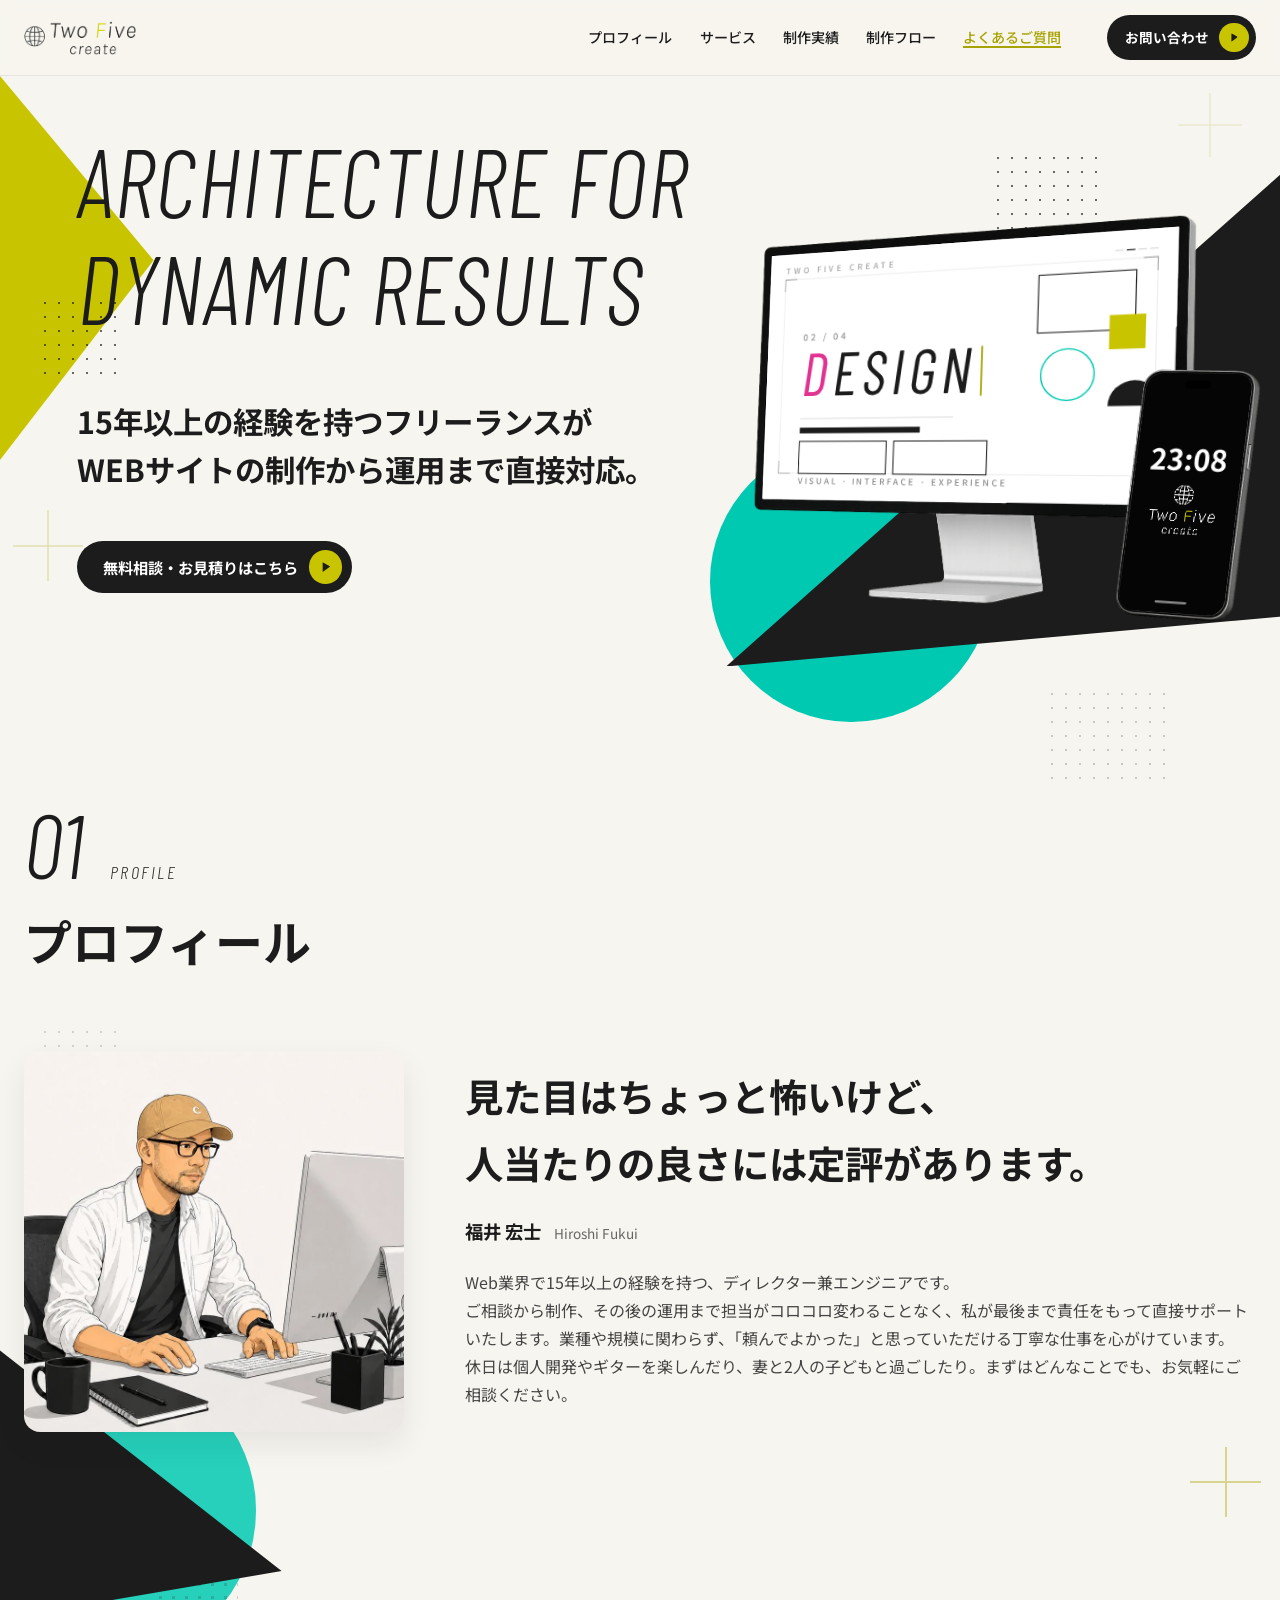
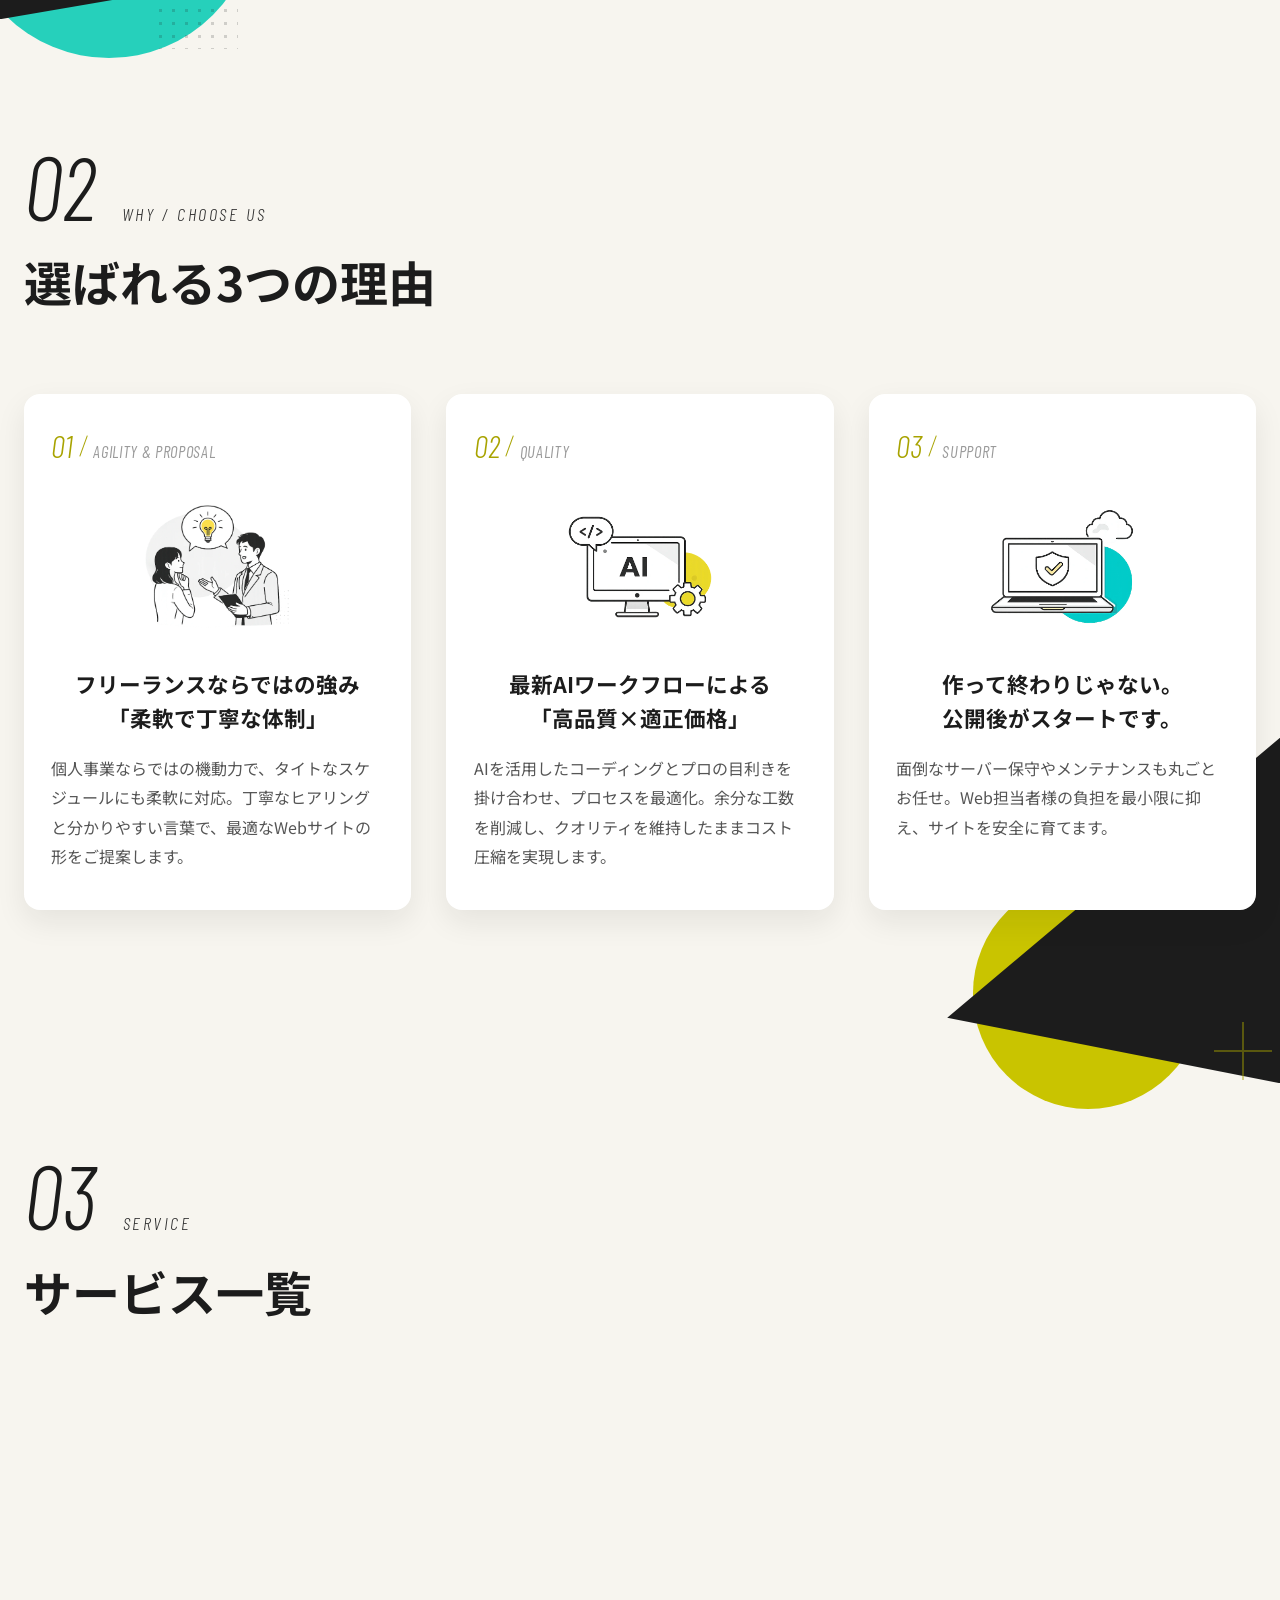
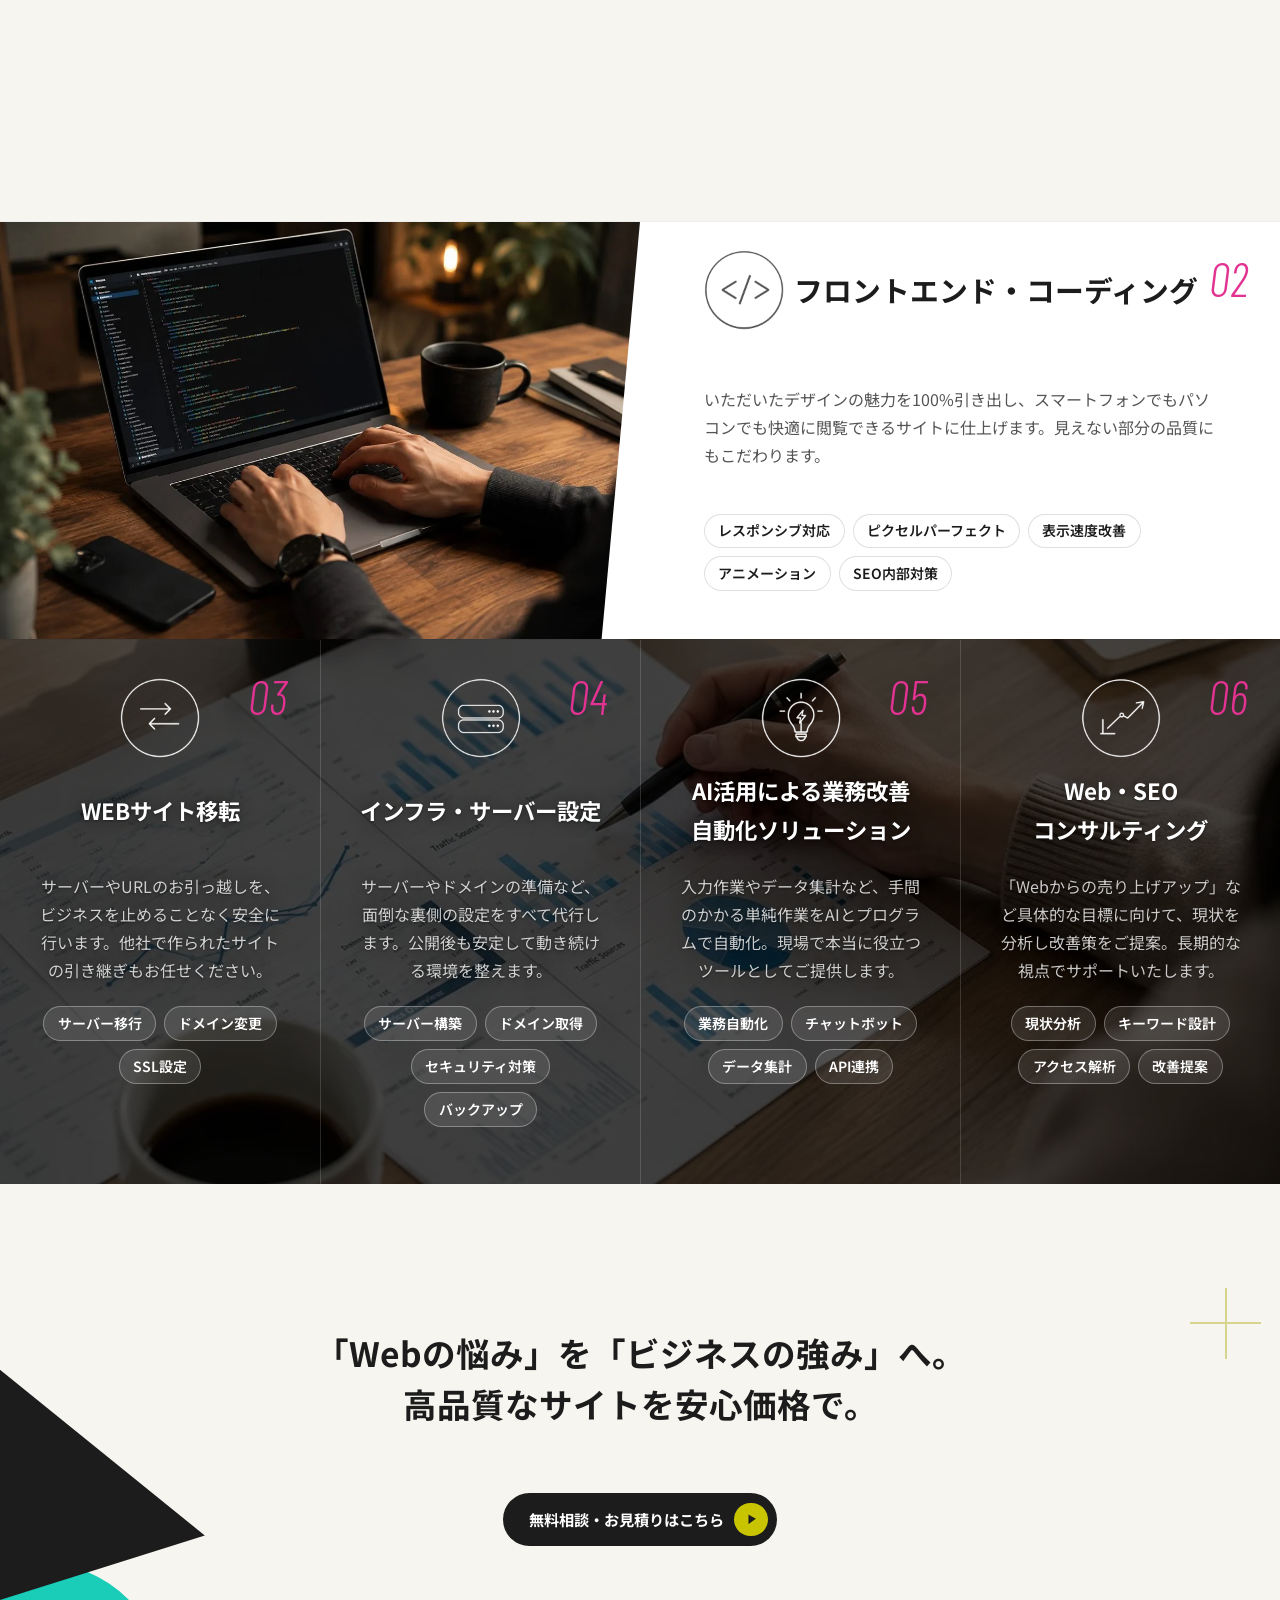
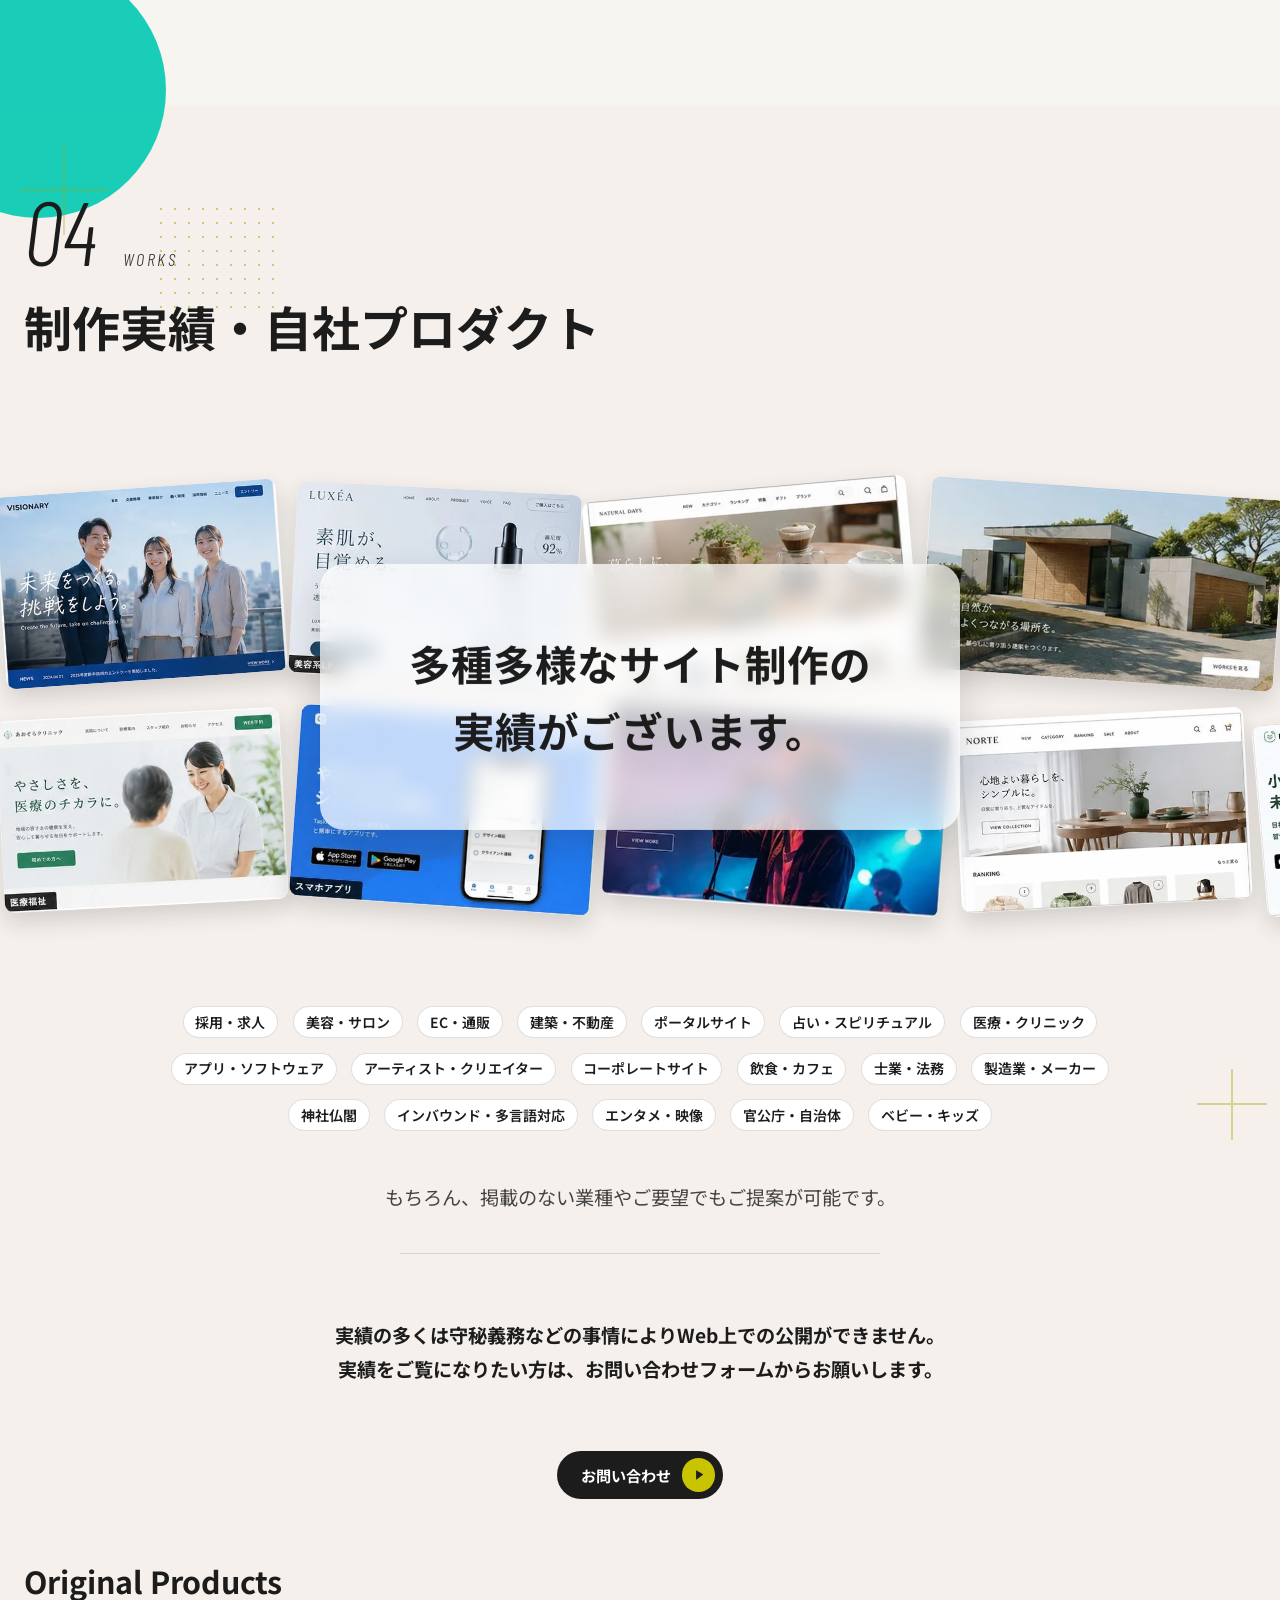
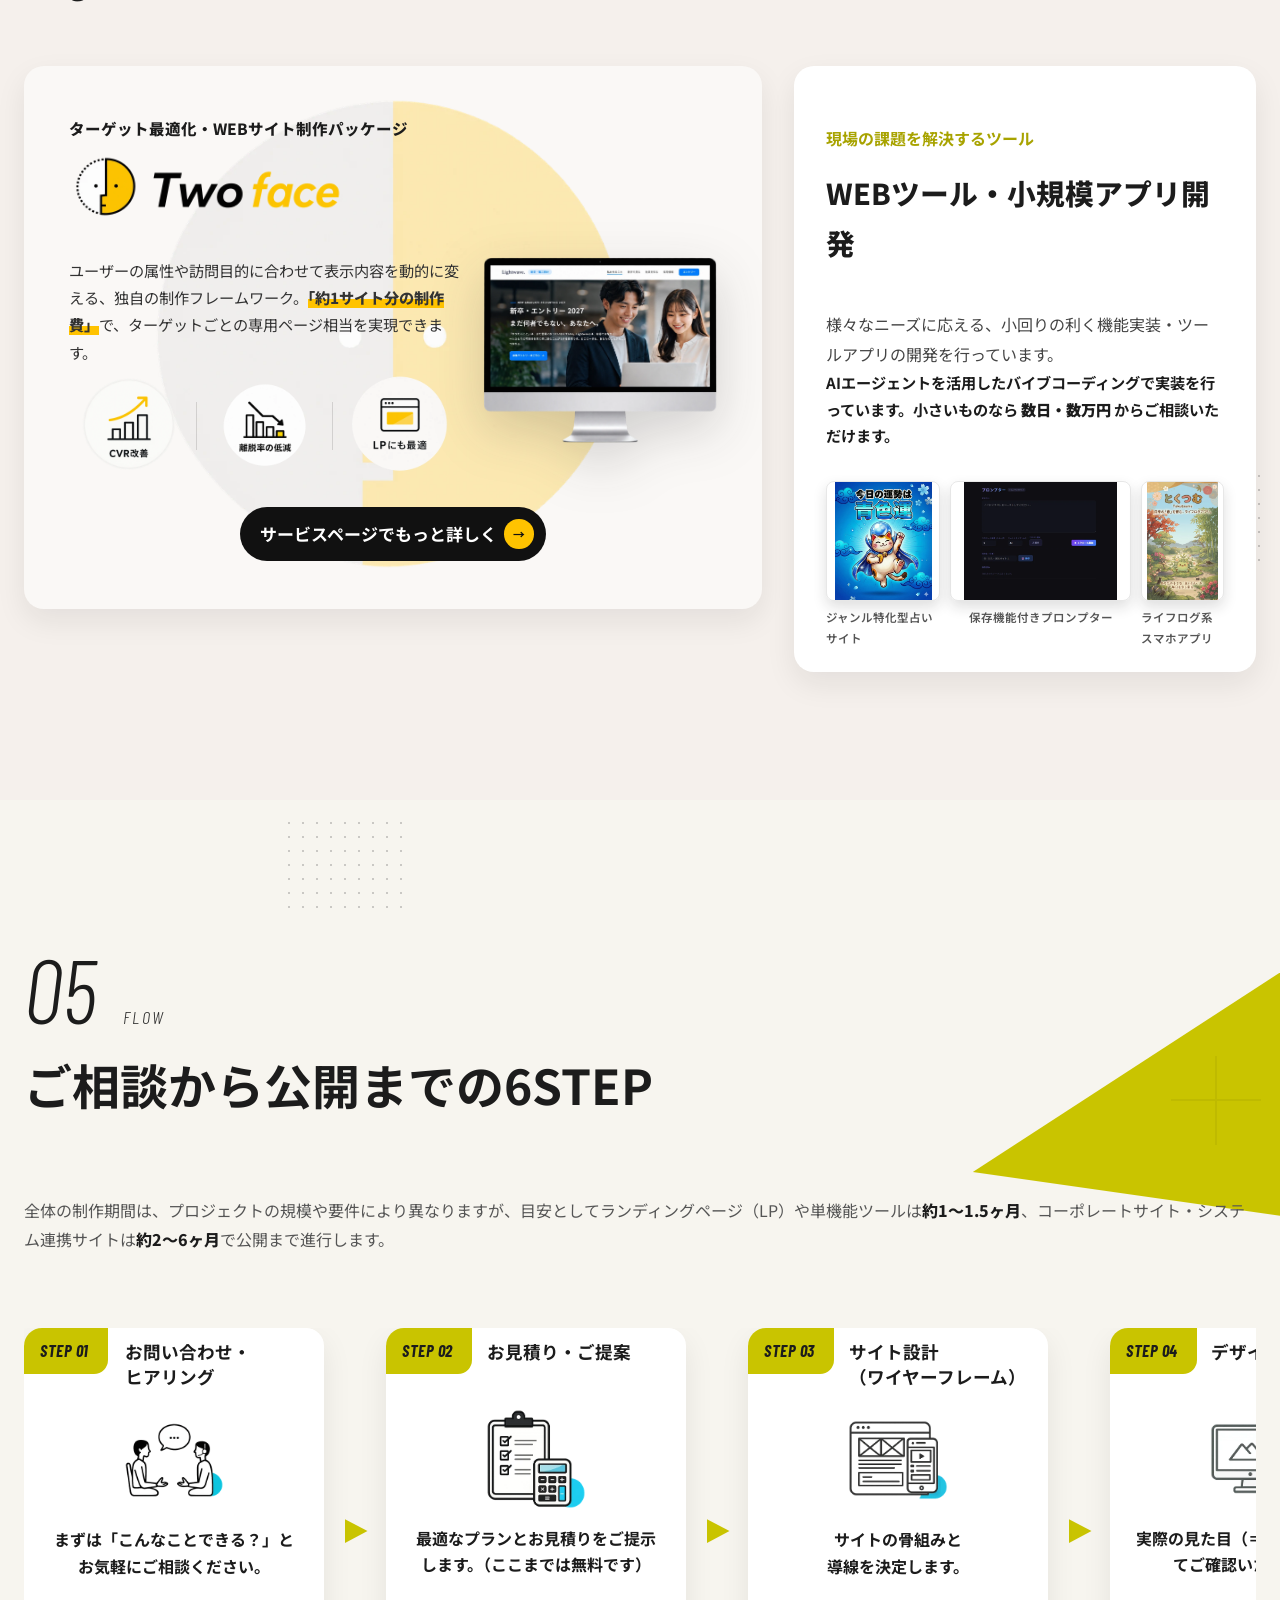
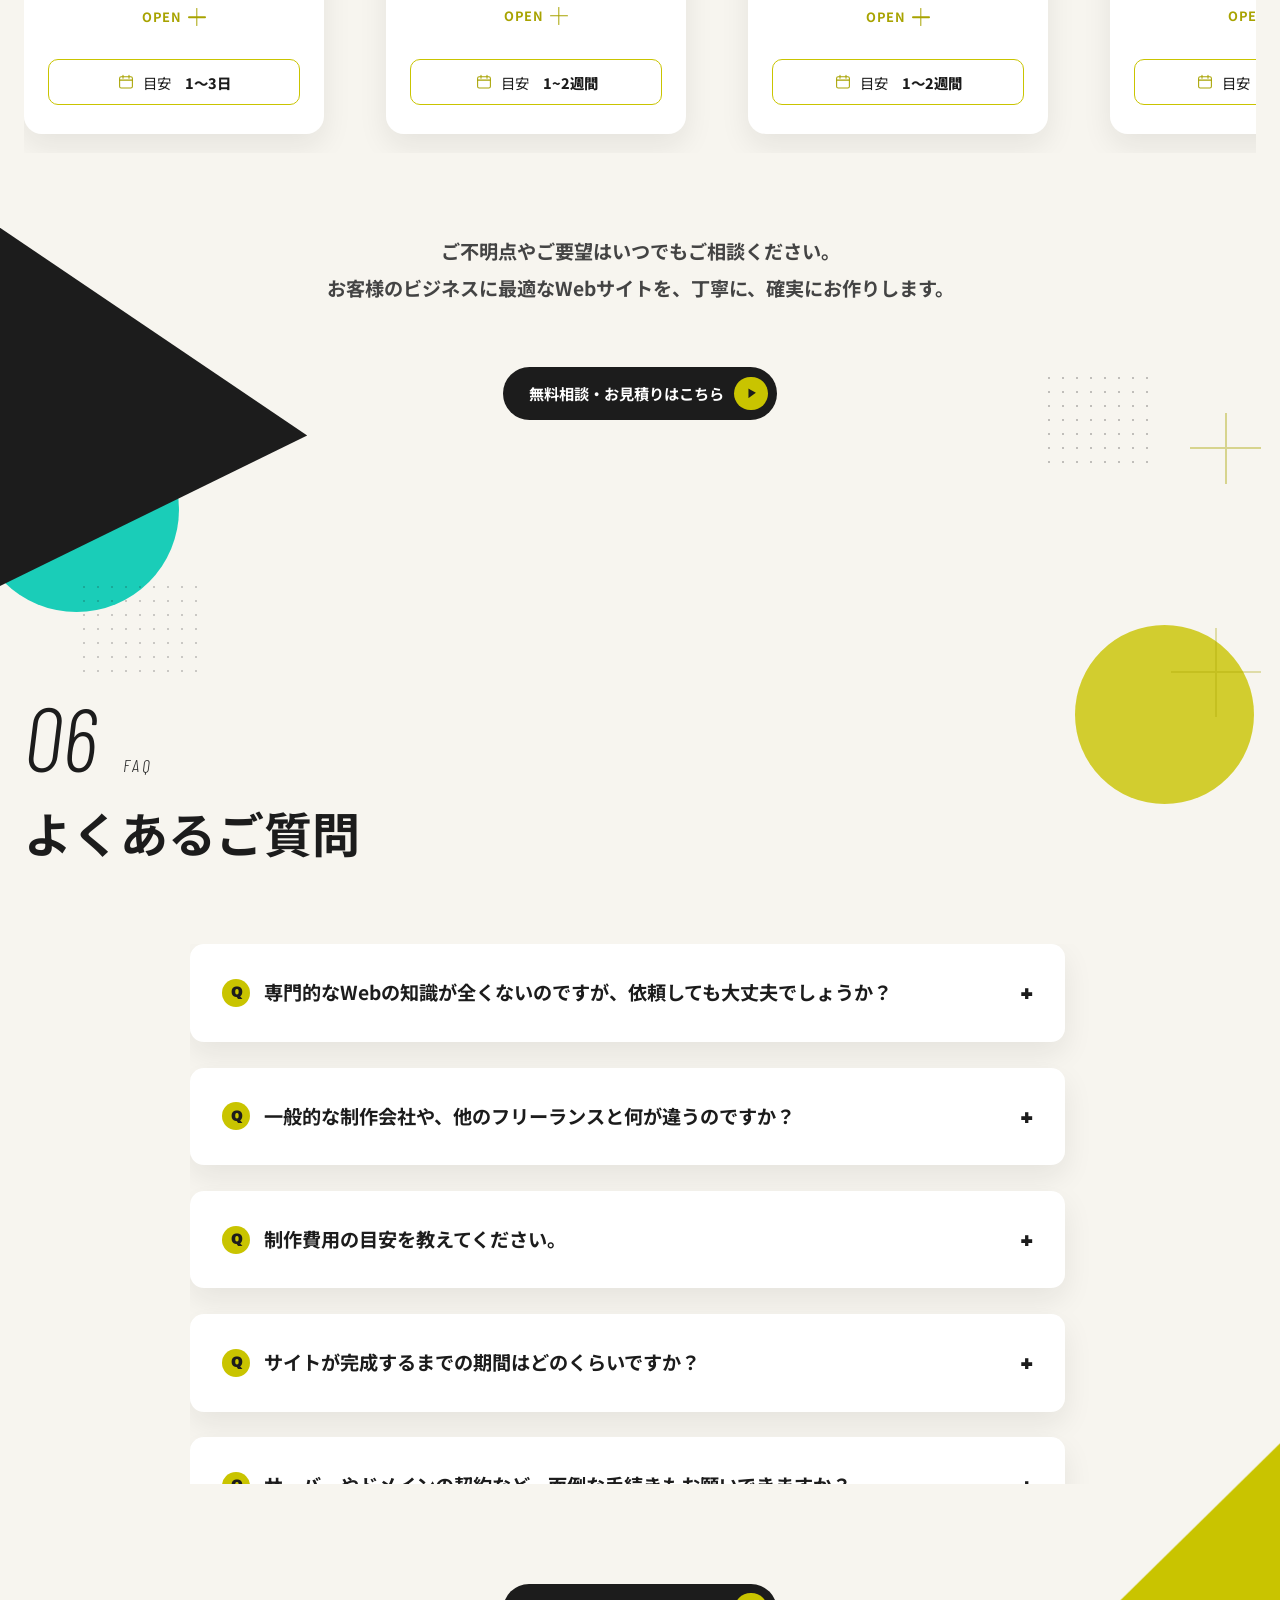
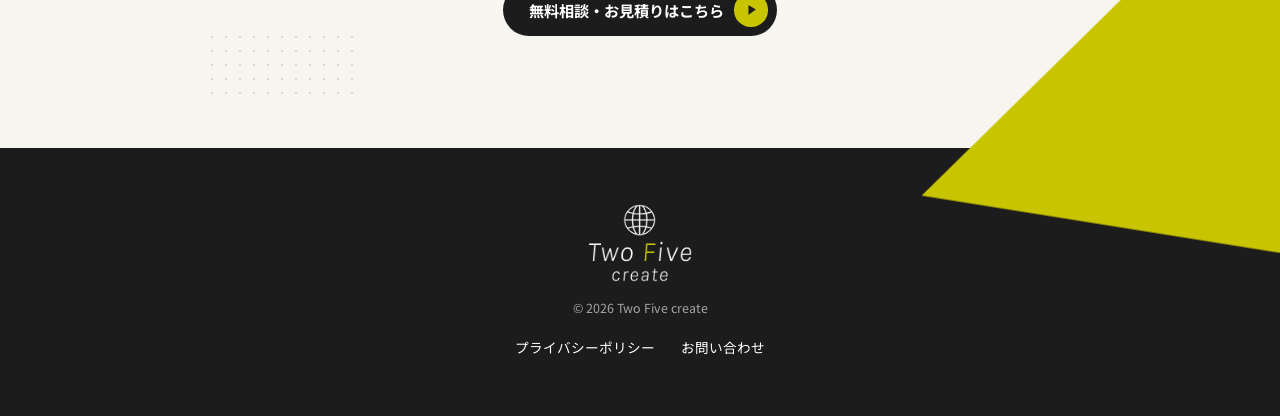
<file: index.html>
<!--
  +---------------------------------------------------+
  |  II   +----+                                      |
  |       | ^  |                                      |
  |  +----+----+----+                                 |
  |  | <  |    |  >  |             +---+     +---+    |
  |  +----+----+----+              | B |     | A |    |
  |       | V  |                   +---+     +---+    |
  |       +----+                                      |
  +---------------------------------------------------+

        懐かしのコマンド知ってる人は、ためしてみて。
                 （キーボード推奨）
-->
<!DOCTYPE html>
<html lang="ja">
<head>
<meta charset="UTF-8">

<!-- Google tag (gtag.js) -->
<script async src="https://www.googletagmanager.com/gtag/js?id=G-53X1VG4TBJ"></script>
<script>
  window.dataLayer = window.dataLayer || [];
  function gtag(){dataLayer.push(arguments);}
  gtag('js', new Date());

  gtag('config', 'G-53X1VG4TBJ');
</script>

<meta name="viewport" content="width=device-width, initial-scale=1.0">
<title>Two Five create | Web制作・WordPress構築・AI業務改善</title>
<meta name="description" content="Two Five createは、Web制作会社より柔軟に、フリーランスより堅実に。業界歴15年以上の経験で、WordPress構築・フロントエンド実装・サイト移転・インフラ整備・AI業務改善までワンストップで対応します。">
<meta name="robots" content="index, follow">
<!-- TODO: 本番ドメイン確定後、canonical / og:url / og:image / sitemap.xml / robots.txt のドメインを一括置換する -->
<link rel="canonical" href="https://two-five-create-site.pages.dev/">

<!-- OGP（Facebook等） -->
<meta property="og:type" content="website">
<meta property="og:site_name" content="Two Five create">
<meta property="og:locale" content="ja_JP">
<meta property="og:title" content="Two Five create | Web制作・WordPress構築・AI業務改善">
<meta property="og:description" content="Two Five createは、Web制作会社より柔軟に、フリーランスより堅実に。業界歴15年以上の経験で、WordPress構築・フロントエンド実装・サイト移転・インフラ整備・AI業務改善までワンストップで対応します。">
<meta property="og:url" content="https://two-five-create-site.pages.dev/">
<meta property="og:image" content="https://two-five-create-site.pages.dev/images/ogp.jpg">
<meta property="og:image:width" content="1200">
<meta property="og:image:height" content="630">

<!-- Twitter Card -->
<meta name="twitter:card" content="summary_large_image">
<meta name="twitter:title" content="Two Five create | Web制作・WordPress構築・AI業務改善">
<meta name="twitter:description" content="Two Five createは、Web制作会社より柔軟に、フリーランスより堅実に。業界歴15年以上の経験で、WordPress構築・フロントエンド実装・サイト移転・インフラ整備・AI業務改善までワンストップで対応します。">
<meta name="twitter:image" content="https://two-five-create-site.pages.dev/images/ogp.jpg">

<!-- Favicon（ロゴの地球儀アイコンから作成。差し替える場合はimages/favicon-*.png / apple-touch-icon.pngを置き換えるだけでよい） -->
<link rel="icon" type="image/png" sizes="32x32" href="images/favicon-32.png">
<link rel="icon" type="image/png" sizes="16x16" href="images/favicon-16.png">
<link rel="apple-touch-icon" sizes="180x180" href="images/apple-touch-icon.png">

<link rel="preconnect" href="https://fonts.googleapis.com">
<link rel="preconnect" href="https://fonts.gstatic.com" crossorigin>
<link href="https://fonts.googleapis.com/css2?family=Archivo+Black&family=Barlow+Condensed:ital,wght@1,300;1,400;1,500&family=Noto+Sans+JP:wght@400;500;700;900&family=Noto+Serif+JP:wght@500&display=swap" rel="stylesheet">
<link rel="stylesheet" href="css/style.css">
<script type="application/ld+json">
{
  "@context": "https://schema.org",
  "@type": "ProfessionalService",
  "name": "Two Five create",
  "url": "https://two-five-create-site.pages.dev/",
  "logo": "https://two-five-create-site.pages.dev/images/logo-horizontal.png",
  "description": "Web制作会社より柔軟に、フリーランスより堅実に。WordPress構築・フロントエンド実装・サイト移転・インフラ整備・AI業務改善までワンストップで対応するフリーランスのWeb制作サービス。",
  "founder": {
    "@type": "Person",
    "name": "福井宏士"
  },
  "areaServed": "JP",
  "priceRange": "$$"
}
</script>
</head>
<body>

<div id="loadingScreen" class="loading-screen" role="status" aria-live="polite">
  <div class="loading-screen__inner">
    <picture>
      <source srcset="images/loading-dog.webp" type="image/webp">
      <img src="images/loading-dog.png" alt="" class="loading-screen__dog">
    </picture>
    <p class="loading-screen__text">Loading<span class="loading-screen__dots" aria-hidden="true"></span></p>
  </div>
</div>

<!-- .site-headerはposition:sticky。#appRootにoverflow-x:hidden（実機不具合対策、coding-notes参照）を
     付けているため、その内側に置くとstickyの基準祖先がappRootになり天面固定が効かなくなる。
     そのためheaderだけappRootの外（bodyの直下）に置く -->
<header class="site-header">
  <div class="site-header__inner">
    <div class="site-header__brand">
      <a href="#" class="site-logo">
        <picture>
          <source srcset="images/logo-horizontal.webp" type="image/webp">
          <img src="images/logo-horizontal.png" alt="Two Five create" class="site-logo__img">
        </picture>
      </a>
      <!-- ペルソナ切替機能：いったん無効化（差別化が薄く、早期公開のため）。再開時はコメントを外すだけでOK
      <span class="persona-badge" id="personaBadge" hidden></span>
      -->
    </div>
    <div class="site-header__actions">
      <div class="nav-flyout">
        <button type="button" class="nav-flyout-toggle" aria-label="メニューを開く" aria-haspopup="true">
          <span></span><span></span><span></span>
        </button>
        <nav class="site-nav" aria-label="サイト内メニュー">
          <a href="#profile">プロフィール</a>
          <a href="#services">サービス</a>
          <a href="#works">制作実績</a>
          <a href="#flow">制作フロー</a>
          <a href="#faq">よくあるご質問</a>
          <!-- ペルソナ切替機能：いったん無効化（再開時はコメントを外すだけでOK）
          <button type="button" class="site-nav__action" id="switchPersona">表示を切り替える</button>
          -->
        </nav>
      </div>
      <a href="https://docs.google.com/forms/d/e/1FAIpQLSdSFUZ3bPy-wpLt6_KpEXGRpiyg-IPfHSIgzPI_nJzWggIOJw/viewform" data-contact-link target="_blank" rel="noopener noreferrer" class="btn btn--primary btn--small">お問い合わせ<span class="btn__arrow" aria-hidden="true"></span><span class="sr-only">（別タブで開きます）</span></a>
      <button type="button" class="nav-toggle" id="navToggle" aria-label="メニューを開く" aria-expanded="false" aria-controls="mobileDrawer">
        <span></span><span></span><span></span>
      </button>
    </div>
  </div>
</header>

<div id="appRoot">
<div class="drawer-overlay" id="drawerOverlay"></div>
<nav class="drawer" id="mobileDrawer" aria-hidden="true" inert>
  <a href="#profile">プロフィール</a>
  <a href="#services">サービス</a>
  <a href="#works">制作実績</a>
  <a href="#flow">制作フロー</a>
  <a href="#faq">よくあるご質問</a>
  <a href="https://docs.google.com/forms/d/e/1FAIpQLSdSFUZ3bPy-wpLt6_KpEXGRpiyg-IPfHSIgzPI_nJzWggIOJw/viewform" data-contact-link target="_blank" rel="noopener noreferrer" class="btn btn--primary drawer__cta">お問い合わせ<span class="sr-only">（別タブで開きます）</span></a>
  <!-- ペルソナ切替機能：いったん無効化（再開時はコメントを外すだけでOK）
  <button type="button" class="drawer__persona-switch" id="switchPersonaDrawer">表示を切り替える</button>
  -->
</nav>

<button type="button" class="back-to-top" id="backToTop" aria-label="ページのトップに戻る">
  <svg viewBox="0 0 24 24"><path d="M12 6 L19 18 L5 18 Z" fill="currentColor"/></svg>
</button>

<main>
  <!-- 1. Hero（分岐：見出し・サブコピー） -->
  <section class="hero" id="hero">
    <div class="hero__shape-yellow" aria-hidden="true" data-parallax="0.35"></div>
    <div class="hero__dots" aria-hidden="true" data-parallax="0.2"></div>
    <div class="hero__dots hero__dots--bottom" aria-hidden="true" data-parallax="0.18"></div>
    <span class="hero__cross hero__cross--top" aria-hidden="true" data-parallax="0.24"></span>
    <span class="hero__cross hero__cross--bottom" aria-hidden="true" data-parallax="0.22"></span>
    <div class="hero__inner">
      <div class="hero__text">
        <!-- 英字タグラインは見出し階層に載せないデザインラベル（スタイルは.hero__taglineのまま） -->
        <p class="hero__tagline">ARCHITECTURE FOR<br>DYNAMIC RESULTS</p>
        <h1 class="hero__headline" id="heroHeadline">15年以上の経験を持つフリーランスが<br>WEBサイトの制作から運用まで直接対応。</h1>
        <!-- ヒーローは初期表示で画面内にあるため.revealは付けない（coding-notes 標準仕様7） -->
        <div class="hero__cta">
          <a href="https://docs.google.com/forms/d/e/1FAIpQLSdSFUZ3bPy-wpLt6_KpEXGRpiyg-IPfHSIgzPI_nJzWggIOJw/viewform" data-contact-link target="_blank" rel="noopener noreferrer" class="btn btn--primary">無料相談・お見積りはこちら<span class="btn__arrow" aria-hidden="true"></span><span class="sr-only">（別タブで開きます）</span></a>
        </div>
      </div>
      <div class="hero__graphic">
        <div class="hero__graphic-blob" aria-hidden="true" data-parallax="0.35"></div>
        <div class="hero__graphic-tri" aria-hidden="true" data-parallax="0.15"></div>
        <!-- FVデバイス：モニターとスマホの筐体は元画像（sozai/hero_off.png を切り出したもの）をそのまま使う。
             画面部分だけを、実測した四隅へ matrix3d で射影変換したSVGで覆い、
             ブランドモーション（STRATEGY→DESIGN→BUILD→GROWTH）を再生する。
             元画像のモニターは単純な回転ではなく右辺が約16%高い台形パースなので、
             アフィン変換（rotate/skew）では画面にぴったり重ならない。射影変換が必須。
             四隅の座標と変換行列の算出は js/main.js の FV_SCREEN_QUAD / quadToMatrix3d を参照。 -->
        <div class="hero__device" id="fvDeviceRoot">
          <!-- 元画像は周囲に3割ほど透明の余白があり、その分だけ機器が小さく見えていたので、
               実コンテンツの範囲（1153×928）に切り出したものを使う。
               ファーストビューの画像なのでWebP（267KB）優先、非対応環境はPNGにフォールバック -->
          <picture>
            <source srcset="images/hero-device.webp" type="image/webp">
            <img src="images/hero-device.png" width="1153" height="928" fetchpriority="high" alt="PCモニターとスマートフォンにTwo Five createのサイトを表示したイメージ。モニターにはSTRATEGY・DESIGN・BUILD・GROWTHという制作工程が順に表示される" class="hero__device-photo">
          </picture>
          <!-- JSが寸法とmatrix3dを算出するまでは非表示。JS無効時は元画像の画面がそのまま見える -->
          <div class="hero__device-screen hero__device-screen--monitor" id="fvScreenStage" aria-hidden="true">
            <svg class="fv-device" id="fvDevice" viewBox="0 0 950 606" preserveAspectRatio="none" data-scene="design" data-phase="shapes">
              <defs>
                <pattern id="fvDots" width="26" height="26" patternUnits="userSpaceOnUse">
                  <circle cx="2.4" cy="2.4" r="1.7" fill="#1c1c1c"/>
                </pattern>
                <pattern id="fvDotsSm" width="16" height="16" patternUnits="userSpaceOnUse">
                  <circle cx="1.6" cy="1.6" r="1.2" fill="#1c1c1c"/>
                </pattern>
              </defs>
              <!-- 画面の実アスペクト比(1.567)に合わせて viewBox は 950×606。
                   中身は 950×572 で組んであるので、上下に17ずつ余白を取って中央に置く -->
              <g transform="translate(0 17)">
              <!-- 常時表示のフレーム・ラベル類 -->
              <g class="fv-frame">
                <rect x="40" y="46" width="870" height="480" fill="none" stroke="#1c1c1c" stroke-opacity="0.1"/>
                <path d="M40 76 V46 H70 M880 46 H910 V76 M910 496 V526 H880 M70 526 H40 V496" fill="none" stroke="#1c1c1c" stroke-opacity="0.32" stroke-width="2.4"/>
                <text class="fv-brand" x="40" y="32">TWO FIVE CREATE</text>
                <g class="fv-ticks">
                  <rect x="820" y="25" width="18" height="3"/>
                  <rect x="844" y="25" width="18" height="3"/>
                  <rect x="868" y="25" width="18" height="3"/>
                  <rect x="892" y="25" width="18" height="3"/>
                </g>
              </g>

              <!-- 01 STRATEGY：点が現れ、線でつながり、グリッドが立ち上がる -->
              <g class="fv-layer fv-l--strategy">
                <line class="fv-draw fv-hair" x1="40" y1="392" x2="910" y2="392" pathLength="1" style="--i:1"/>
                <line class="fv-draw fv-hair" x1="662" y1="46" x2="662" y2="526" pathLength="1" style="--i:5"/>
                <path class="fv-draw" d="M96 470 L216 434 L336 490 L456 428 L576 466 L696 420" pathLength="1" style="--i:7"/>
                <path class="fv-draw" d="M676 260 L790 158 L886 268 L740 330 Z" pathLength="1" style="--i:3"/>
                <circle class="fv-node" cx="96" cy="470" r="7" style="--i:2"/>
                <circle class="fv-node" cx="790" cy="158" r="7" style="--i:0"/>
                <circle class="fv-node" cx="336" cy="490" r="7" style="--i:4"/>
                <circle class="fv-node" cx="886" cy="268" r="7" style="--i:6"/>
                <circle class="fv-node" cx="696" cy="420" r="7" style="--i:8"/>
              </g>

              <!-- 02 DESIGN：四角・円・ラインがスライドして組み上がる -->
              <g class="fv-layer fv-l--design">
                <rect class="fv-slide" x="656" y="72" width="210" height="132" fill="none" stroke="#1c1c1c" stroke-width="2.4" style="--i:2"/>
                <line class="fv-draw fv-hair" x1="92" y1="392" x2="470" y2="392" pathLength="1" style="--i:5"/>
                <rect class="fv-slide fv-fill-yellow" x="812" y="170" width="76" height="76" style="--i:4"/>
                <rect class="fv-slide fv-fill-ink" x="92" y="414" width="300" height="14" style="--i:1"/>
                <circle class="fv-pop fv-stroke-blue" cx="724" cy="300" r="58" style="--i:0"/>
                <path class="fv-slide fv-fill-ink" d="M812 372 a56 56 0 0 1 112 0 Z" style="--i:7"/>
                <rect class="fv-slide" x="92" y="448" width="220" height="78" fill="none" stroke="#1c1c1c" stroke-width="2.4" style="--i:6"/>
                <rect class="fv-slide" x="330" y="448" width="220" height="78" fill="none" stroke="#1c1c1c" stroke-width="2.4" style="--i:3"/>
              </g>

              <!-- 03 BUILD：グリッドが分割され、モジュールが正しい位置に収まる -->
              <g class="fv-layer fv-l--build">
                <line class="fv-draw fv-hair" x1="640" y1="46" x2="640" y2="526" pathLength="1" style="--i:3"/>
                <line class="fv-draw fv-hair" x1="748" y1="46" x2="748" y2="526" pathLength="1" style="--i:0"/>
                <line class="fv-draw fv-hair" x1="856" y1="46" x2="856" y2="526" pathLength="1" style="--i:8"/>
                <line class="fv-draw fv-hair" x1="40" y1="368" x2="606" y2="368" pathLength="1" style="--i:6"/>
                <rect class="fv-snap fv-fill-ink" x="752" y="72" width="154" height="42" style="--i:7"/>
                <rect class="fv-snap fv-fill-ink" x="92" y="392" width="264" height="10" style="--i:1"/>
                <rect class="fv-snap fv-fill-soft" x="644" y="152" width="208" height="110" style="--i:5"/>
                <rect class="fv-snap fv-fill-yellow" x="860" y="152" width="46" height="284" style="--i:2"/>
                <rect class="fv-snap" x="92" y="422" width="34" height="34" fill="none" stroke="#1c1c1c" stroke-width="2.4" style="--i:4"/>
                <rect class="fv-snap fv-fill-ink" x="138" y="422" width="34" height="34" style="--i:9"/>
              </g>

              <!-- 04 GROWTH：構造が外へ広がり、右上方向への流れが生まれる -->
              <g class="fv-layer fv-l--growth">
                <line class="fv-draw fv-hair" x1="96" y1="500" x2="716" y2="300" pathLength="1" style="--i:3"/>
                <circle class="fv-ring" cx="772" cy="286" r="54" style="--i:0"/>
                <rect class="fv-pop" x="218" y="437" width="36" height="36" fill="none" stroke="#1c1c1c" stroke-width="2.4" style="--i:1"/>
                <circle class="fv-ring fv-stroke-blue" cx="772" cy="286" r="164" style="--i:5"/>
                <line class="fv-draw fv-hair" x1="772" y1="286" x2="930" y2="112" pathLength="1" style="--i:2"/>
                <rect class="fv-pop fv-fill-yellow" x="466" y="340" width="62" height="62" style="--i:7"/>
                <line class="fv-draw fv-hair" x1="772" y1="286" x2="602" y2="418" pathLength="1" style="--i:6"/>
                <rect class="fv-pop" x="606" y="284" width="78" height="78" fill="none" stroke="#1c1c1c" stroke-width="2.4" style="--i:4"/>
              </g>

              <!-- キーワード（タイピング表示）。JS未実行時はDESIGNが静止表示される -->
              <g class="fv-key">
                <text class="fv-key__index" id="fvIndex" x="92" y="200">02 / 04</text>
                <text class="fv-key__word" id="fvKeyWord" x="92" y="336"><tspan class="fv-key__initial" id="fvKeyInitial">D</tspan><tspan id="fvKeyRest">ESIGN</tspan></text>
                <!-- カーソルは細さを制御したいのでテキストではなく矩形。x座標はJSが文字幅から算出する
                     （JS未実行時のフォールバックとして、DESIGNの実測幅に合わせた初期値を入れてある） -->
                <rect class="fv-cursor" id="fvCursor" x="580" y="228" width="4" height="116"/>
                <text class="fv-sub" id="fvSub" x="92" y="552">VISUAL &#183; INTERFACE &#183; EXPERIENCE</text>
              </g>
              </g>
            </svg>
          </div>
          <!-- スマホ側は脇役なので静止。元画像に焼き込まれたダミーUIを覆うだけ -->
          <div class="hero__device-screen hero__device-screen--phone" id="fvPhoneStage" aria-hidden="true">
            <svg class="fv-phone" viewBox="0 0 300 680" preserveAspectRatio="none">
              <rect class="fv-phone__island" x="114" y="22" width="72" height="22" rx="11"/>
              <!-- 時刻とロゴを1つのかたまりとして画面の中央に置く。
                   時刻のテキストは js/main.js が1分ごとに書き換える -->
              <text class="fv-phone__clock" id="fvClock" x="150" y="278" text-anchor="middle">0:00</text>
              <!-- sozai/Frame 1.png を白抜き＋透過に変換したもの（黄色の「F」はブランドカラーのまま） -->
              <image href="images/logo-stacked-light.webp" x="55" y="318" width="190" height="143"/>
              <rect class="fv-phone__home" x="105" y="648" width="90" height="6" rx="3"/>
            </svg>
          </div>
        </div>
      </div>
    </div>
  </section>

  <!-- 2. Profile（共通・全ペルソナ同一） -->
  <section class="profile" id="profile">
    <div class="deco deco--circle-blue profile__deco-circle-blue" aria-hidden="true" data-parallax="0.6"></div>
    <div class="deco deco--tri-ink profile__deco-tri-ink" aria-hidden="true" data-parallax="0.15"></div>
    <div class="deco deco--dots profile__deco-dots-tr" aria-hidden="true" data-parallax="0.2"></div>
    <div class="deco deco--dots profile__deco-dots-ml" aria-hidden="true" data-parallax="0.18"></div>
    <span class="deco deco--cross deco--cross--sm profile__deco-cross-l" aria-hidden="true" data-parallax="0.22"></span>

    <div class="section-label reveal">
      <span class="section-label__row"><span class="section-label__num">01</span><span class="eyebrow">PROFILE</span></span>
      <h2 class="section-label__heading">プロフィール</h2>
    </div>
    <div class="profile__grid">
      <div class="profile__photo reveal">
        <picture>
          <source srcset="images/profile02.webp" type="image/webp">
          <img src="images/profile02.jpg" alt="代表 福井宏士のイラスト" loading="lazy">
        </picture>
      </div>
      <div class="profile__text">
        <p class="profile__lead reveal">見た目は<br>ちょっと怖いけど、<br>人当たりの良さには定評があります。</p>
        <p class="profile__name reveal">福井 宏士 <span>Hiroshi Fukui</span></p>
        <p class="profile__body reveal">
          Web業界で15年以上の経験を持つ、ディレクター兼エンジニアです。<br>
          ご相談から制作、その後の運用まで担当がコロコロ変わることなく、私が最後まで責任をもって直接サポートいたします。業種や規模に関わらず、「頼んでよかった」と思っていただける丁寧な仕事を心がけています。<br>
          休日は個人開発やギターを楽しんだり、妻と2人の子どもと過ごしたり。まずはどんなことでも、お気軽にご相談ください。
        </p>
      </div>
    </div>
  </section>

  <!-- 3. Why TwoFiveCreate（共通） -->
  <section class="why" id="why">
    <span class="why__cross why__cross--tl" aria-hidden="true" data-parallax="0.22"></span>
    <div class="why__dots why__dots--tl" aria-hidden="true" data-parallax="0.2"></div>
    
    <div class="why__tri why__tri--bl" aria-hidden="true" data-parallax="0.35"></div>
    <div class="why__triangle-accent" aria-hidden="true"></div>
    <div class="why__dots why__dots--br" aria-hidden="true" data-parallax="0.2"></div>
    <span class="why__cross why__cross--br" aria-hidden="true" data-parallax="0.22"></span>
    <div class="section-label reveal">
      <span class="section-label__row"><span class="section-label__num">02</span><span class="eyebrow">WHY / CHOOSE US</span></span>
      <h2 class="section-label__heading">選ばれる3つの理由</h2>
    </div>
    <div class="why__grid">
      <div class="why__card reveal">
        <div class="why__card-head">
          <span class="why__num-big">01</span><span class="why__slash" aria-hidden="true"></span><span class="why__tag">AGILITY &amp; PROPOSAL</span>
        </div>
        <div class="why__illust" aria-hidden="true">
          <picture>
            <source srcset="images/why01.webp" type="image/webp">
            <img src="images/why01.png" alt="" loading="lazy">
          </picture>
        </div>
        <div class="why__card-main">
          <p class="why__title">フリーランスならではの強み<br>「柔軟で丁寧な体制」</p>
          <p class="why__desc">個人事業ならではの機動力で、タイトなスケジュールにも柔軟に対応。丁寧なヒアリングと分かりやすい言葉で、最適なWebサイトの形をご提案します。</p>
        </div>
      </div>
      <div class="why__card reveal">
        <div class="why__card-head">
          <span class="why__num-big">02</span><span class="why__slash" aria-hidden="true"></span><span class="why__tag">QUALITY</span>
        </div>
        <div class="why__illust" aria-hidden="true">
          <picture>
            <source srcset="images/why03.webp" type="image/webp">
            <img src="images/why03.png" alt="" loading="lazy">
          </picture>
        </div>
        <div class="why__card-main">
          <p class="why__title">最新AIワークフローによる<br>「高品質×適正価格」</p>
          <p class="why__desc">AIを活用したコーディングとプロの目利きを掛け合わせ、プロセスを最適化。余分な工数を削減し、クオリティを維持したままコスト圧縮を実現します。</p>
        </div>
      </div>
      <div class="why__card reveal">
        <div class="why__card-head">
          <span class="why__num-big">03</span><span class="why__slash" aria-hidden="true"></span><span class="why__tag">SUPPORT</span>
        </div>
        <div class="why__illust" aria-hidden="true">
          <picture>
            <source srcset="images/why04.webp" type="image/webp">
            <img src="images/why04.png" alt="" loading="lazy">
          </picture>
        </div>
        <div class="why__card-main">
          <p class="why__title">作って終わりじゃない。<br>公開後がスタートです。</p>
          <p class="why__desc">面倒なサーバー保守やメンテナンスも丸ごとお任せ。Web担当者様の負担を最小限に抑え、サイトを安全に育てます。</p>
        </div>
      </div>
    </div>
  </section>

  <!-- 4. Services（共通・6カテゴリ） -->
  <section class="services" id="services">
    <div class="section-label reveal">
      <span class="section-label__row"><span class="section-label__num">03</span><span class="eyebrow">SERVICE</span></span>
      <h2 class="section-label__heading">サービス一覧</h2>
    </div>
    <div class="service-rows">
      <div class="service-rows__top2">
      <div class="service-row reveal">
        <div class="service-row__text">
          <div class="service__head">
            <span class="service__icon" aria-hidden="true"><picture><source srcset="images/service-icon01.webp" type="image/webp"><img src="images/service-icon01.png" alt=""></picture></span>
            <p class="service__title">WordPressサイト構築・改修</p>
          </div>
          <p class="service__desc">専門知識やコーディングの知識がなくても、「お知らせ」や「実績」を簡単に更新できるWordPressサイトを制作します。既存サイトの改修や機能追加もお気軽にご相談ください。</p>
          <p class="service__tags"><span class="service__tag">オリジナルテーマ</span><span class="service__tag">プラグイン</span><span class="service__tag">カスタム投稿</span><span class="service__tag">カスタムフィールド</span><span class="service__tag">更新しやすい管理画面</span></p>
          <span class="service-row__num" aria-hidden="true">01</span>
        </div>
        <div class="service-row__media"><picture><source srcset="images/service01.webp" type="image/webp"><img src="images/service01.jpg" alt="WordPress構築・改修"></picture></div>
      </div>
      <div class="service-row service-row--reverse reveal">
        <div class="service-row__text">
          <div class="service__head">
            <span class="service__icon" aria-hidden="true"><picture><source srcset="images/service-icon02.webp" type="image/webp"><img src="images/service-icon02.png" alt=""></picture></span>
            <p class="service__title">フロントエンド・コーディング</p>
          </div>
          <p class="service__desc">いただいたデザインの魅力を100%引き出し、スマートフォンでもパソコンでも快適に閲覧できるサイトに仕上げます。見えない部分の品質にもこだわります。</p>
          <p class="service__tags"><span class="service__tag">レスポンシブ対応</span><span class="service__tag">ピクセルパーフェクト</span><span class="service__tag">表示速度改善</span><span class="service__tag">アニメーション</span><span class="service__tag">SEO内部対策</span></p>
          <span class="service-row__num" aria-hidden="true">02</span>
        </div>
        <div class="service-row__media"><picture><source srcset="images/service02.webp" type="image/webp"><img src="images/service02.jpg" alt="フロントエンド・コーディング"></picture></div>
      </div>
      </div>
      <div class="service-row service-row--quad reveal">
        <div class="service-row__col service-row__col--text-only">
          <div class="service-row__text">
            <div class="service__head">
              <span class="service__icon" aria-hidden="true"><picture><source srcset="images/service-icon03.webp" type="image/webp"><img src="images/service-icon03.png" alt=""></picture></span>
              <p class="service__title">WEBサイト移転</p>
            </div>
            <p class="service__desc">サーバーやURLのお引っ越しを、ビジネスを止めることなく安全に行います。他社で作られたサイトの引き継ぎもお任せください。</p>
            <p class="service__tags"><span class="service__tag">サーバー移行</span><span class="service__tag">ドメイン変更</span><span class="service__tag">SSL設定</span></p>
            <span class="service-row__num" aria-hidden="true">03</span>
          </div>
        </div>
        <div class="service-row__col service-row__col--text-only">
          <div class="service-row__text">
            <div class="service__head">
              <span class="service__icon" aria-hidden="true"><picture><source srcset="images/service-icon04.webp" type="image/webp"><img src="images/service-icon04.png" alt=""></picture></span>
              <p class="service__title">インフラ・サーバー設定</p>
            </div>
            <p class="service__desc">サーバーやドメインの準備など、面倒な裏側の設定をすべて代行します。公開後も安定して動き続ける環境を整えます。</p>
            <p class="service__tags"><span class="service__tag">サーバー構築</span><span class="service__tag">ドメイン取得</span><span class="service__tag">セキュリティ対策</span><span class="service__tag">バックアップ</span></p>
            <span class="service-row__num" aria-hidden="true">04</span>
          </div>
        </div>
        <div class="service-row__col service-row__col--text-only">
          <div class="service-row__text">
            <div class="service__head">
              <span class="service__icon" aria-hidden="true"><picture><source srcset="images/service-icon05.webp" type="image/webp"><img src="images/service-icon05.png" alt=""></picture></span>
              <p class="service__title">AI活用による業務改善<br>自動化ソリューション</p>
            </div>
            <p class="service__desc">入力作業やデータ集計など、手間のかかる単純作業をAIとプログラムで自動化。現場で本当に役立つツールとしてご提供します。</p>
            <p class="service__tags"><span class="service__tag">業務自動化</span><span class="service__tag">チャットボット</span><span class="service__tag">データ集計</span><span class="service__tag">API連携</span></p>
            <span class="service-row__num" aria-hidden="true">05</span>
          </div>
        </div>
        <div class="service-row__col service-row__col--text-only">
          <div class="service-row__text">
            <div class="service__head">
              <span class="service__icon" aria-hidden="true"><picture><source srcset="images/service-icon06.webp" type="image/webp"><img src="images/service-icon06.png" alt=""></picture></span>
              <p class="service__title">Web・SEO<br>コンサルティング</p>
            </div>
            <p class="service__desc">「Webからの売り上げアップ」など具体的な目標に向けて、現状を分析し改善策をご提案。長期的な視点でサポートいたします。</p>
            <p class="service__tags"><span class="service__tag">現状分析</span><span class="service__tag">キーワード設計</span><span class="service__tag">アクセス解析</span><span class="service__tag">改善提案</span></p>
            <span class="service-row__num" aria-hidden="true">06</span>
          </div>
        </div>
      </div>
    </div>
  </section>

  <!-- 5. ターゲット別メッセージ（本文とCTAリードを廃止したため、現在は全ペルソナ共通） -->
  <section class="target" id="target">
    <span class="deco deco--cross deco--cross--sm target__deco-cross" aria-hidden="true" data-parallax="0.22"></span>
    <div class="target__inner reveal">
      <h2 class="section-heading">「Webの悩み」を<br>「ビジネスの強み」へ。<br>高品質なサイトを安心価格で。</h2>
      <div class="target__cta">
        <a href="https://docs.google.com/forms/d/e/1FAIpQLSdSFUZ3bPy-wpLt6_KpEXGRpiyg-IPfHSIgzPI_nJzWggIOJw/viewform" data-contact-link target="_blank" rel="noopener noreferrer" class="btn btn--primary" id="targetCtaButton">無料相談・お見積りはこちら<span class="btn__arrow" aria-hidden="true"></span><span class="sr-only">（別タブで開きます）</span></a>
      </div>
    </div>
  </section>

  <!-- 6. Works & Projects（共通） -->
  <section class="works" id="works">
    <div class="deco deco--tri-ink works__deco-tri-ink" aria-hidden="true" data-parallax="0.15"></div>
    <div class="deco deco--circle-blue works__deco-circle-blue" aria-hidden="true" data-parallax="0.6"></div>
    <div class="deco deco--tri-yellow works__deco-tri-yellow" aria-hidden="true" data-parallax="0.32"></div>
    <div class="deco deco--dots-yellow works__deco-dots-tr" aria-hidden="true" data-parallax="0.2"></div>
    <div class="deco deco--dots works__deco-dots-bl" aria-hidden="true" data-parallax="0.2"></div>
    <span class="deco deco--cross works__deco-cross-tr" aria-hidden="true" data-parallax="0.22"></span>
    <span class="deco deco--cross deco--cross--sm works__deco-cross-ml" aria-hidden="true" data-parallax="0.22"></span>

    <div class="works__intro-grid">
      <div class="section-label works__section-label reveal">
        <span class="section-label__row"><span class="section-label__num">04</span><span class="eyebrow">WORKS</span></span>
        <h2 class="section-label__heading">制作実績・自社プロダクト</h2>
      </div>
      <!-- コピー自体が「多種多様な実績」を文章として伝えるため、囲む制作実績のスクリーンショットは装飾（alt=""）とする。
           サンプルのダミー画像なので、ホバー停止などは設けず流しっぱなしにしている。
           各トラックは同じ6枚を2周分並べ、-50%までtranslateXすることで継ぎ目なくループする -->
      <div class="works__collage reveal">
        <p class="works__collage-copy">多種多様なサイト制作の実績がございます。</p>
        <div class="works__collage-row works__collage-row--top">
          <ul class="works__collage-track" aria-hidden="true">
            <li class="works__collage-shot works__collage-shot--a"><picture><source srcset="images/works-shot-recruit.webp" type="image/webp"><img src="images/works-shot-recruit.jpg" width="478" height="326" loading="lazy" decoding="async" alt=""></picture></li>
            <li class="works__collage-shot works__collage-shot--b"><picture><source srcset="images/works-shot-beauty.webp" type="image/webp"><img src="images/works-shot-beauty.jpg" width="478" height="322" loading="lazy" decoding="async" alt=""></picture></li>
            <li class="works__collage-shot works__collage-shot--c"><picture><source srcset="images/works-shot-ec.webp" type="image/webp"><img src="images/works-shot-ec.jpg" width="482" height="285" loading="lazy" decoding="async" alt=""></picture></li>
            <li class="works__collage-shot works__collage-shot--d"><picture><source srcset="images/works-shot-architecture.webp" type="image/webp"><img src="images/works-shot-architecture.jpg" width="473" height="256" loading="lazy" decoding="async" alt=""></picture></li>
            <li class="works__collage-shot works__collage-shot--e"><picture><source srcset="images/works-shot-portal.webp" type="image/webp"><img src="images/works-shot-portal.jpg" width="478" height="294" loading="lazy" decoding="async" alt=""></picture></li>
            <li class="works__collage-shot works__collage-shot--f"><picture><source srcset="images/works-shot-fortune.webp" type="image/webp"><img src="images/works-shot-fortune.jpg" width="460" height="259" loading="lazy" decoding="async" alt=""></picture></li>
            <li class="works__collage-shot works__collage-shot--a"><picture><source srcset="images/works-shot-recruit.webp" type="image/webp"><img src="images/works-shot-recruit.jpg" width="478" height="326" loading="lazy" decoding="async" alt=""></picture></li>
            <li class="works__collage-shot works__collage-shot--b"><picture><source srcset="images/works-shot-beauty.webp" type="image/webp"><img src="images/works-shot-beauty.jpg" width="478" height="322" loading="lazy" decoding="async" alt=""></picture></li>
            <li class="works__collage-shot works__collage-shot--c"><picture><source srcset="images/works-shot-ec.webp" type="image/webp"><img src="images/works-shot-ec.jpg" width="482" height="285" loading="lazy" decoding="async" alt=""></picture></li>
            <li class="works__collage-shot works__collage-shot--d"><picture><source srcset="images/works-shot-architecture.webp" type="image/webp"><img src="images/works-shot-architecture.jpg" width="473" height="256" loading="lazy" decoding="async" alt=""></picture></li>
            <li class="works__collage-shot works__collage-shot--e"><picture><source srcset="images/works-shot-portal.webp" type="image/webp"><img src="images/works-shot-portal.jpg" width="478" height="294" loading="lazy" decoding="async" alt=""></picture></li>
            <li class="works__collage-shot works__collage-shot--f"><picture><source srcset="images/works-shot-fortune.webp" type="image/webp"><img src="images/works-shot-fortune.jpg" width="460" height="259" loading="lazy" decoding="async" alt=""></picture></li>
          </ul>
        </div>
        <div class="works__collage-row works__collage-row--bottom">
          <ul class="works__collage-track" aria-hidden="true">
            <li class="works__collage-shot works__collage-shot--g"><picture><source srcset="images/works-shot-medical.webp" type="image/webp"><img src="images/works-shot-medical.jpg" width="478" height="323" loading="lazy" decoding="async" alt=""></picture></li>
            <li class="works__collage-shot works__collage-shot--h"><picture><source srcset="images/works-shot-app.webp" type="image/webp"><img src="images/works-shot-app.jpg" width="478" height="305" loading="lazy" decoding="async" alt=""></picture></li>
            <li class="works__collage-shot works__collage-shot--i"><picture><source srcset="images/works-shot-artist.webp" type="image/webp"><img src="images/works-shot-artist.jpg" width="458" height="260" loading="lazy" decoding="async" alt=""></picture></li>
            <li class="works__collage-shot works__collage-shot--j"><picture><source srcset="images/works-shot-ec2.webp" type="image/webp"><img src="images/works-shot-ec2.jpg" width="476" height="314" loading="lazy" decoding="async" alt=""></picture></li>
            <li class="works__collage-shot works__collage-shot--k"><picture><source srcset="images/works-shot-app2.webp" type="image/webp"><img src="images/works-shot-app2.jpg" width="474" height="333" loading="lazy" decoding="async" alt=""></picture></li>
            <li class="works__collage-shot works__collage-shot--l"><picture><source srcset="images/works-shot-medical2.webp" type="image/webp"><img src="images/works-shot-medical2.jpg" width="474" height="248" loading="lazy" decoding="async" alt=""></picture></li>
            <li class="works__collage-shot works__collage-shot--g"><picture><source srcset="images/works-shot-medical.webp" type="image/webp"><img src="images/works-shot-medical.jpg" width="478" height="323" loading="lazy" decoding="async" alt=""></picture></li>
            <li class="works__collage-shot works__collage-shot--h"><picture><source srcset="images/works-shot-app.webp" type="image/webp"><img src="images/works-shot-app.jpg" width="478" height="305" loading="lazy" decoding="async" alt=""></picture></li>
            <li class="works__collage-shot works__collage-shot--i"><picture><source srcset="images/works-shot-artist.webp" type="image/webp"><img src="images/works-shot-artist.jpg" width="458" height="260" loading="lazy" decoding="async" alt=""></picture></li>
            <li class="works__collage-shot works__collage-shot--j"><picture><source srcset="images/works-shot-ec2.webp" type="image/webp"><img src="images/works-shot-ec2.jpg" width="476" height="314" loading="lazy" decoding="async" alt=""></picture></li>
            <li class="works__collage-shot works__collage-shot--k"><picture><source srcset="images/works-shot-app2.webp" type="image/webp"><img src="images/works-shot-app2.jpg" width="474" height="333" loading="lazy" decoding="async" alt=""></picture></li>
            <li class="works__collage-shot works__collage-shot--l"><picture><source srcset="images/works-shot-medical2.webp" type="image/webp"><img src="images/works-shot-medical2.jpg" width="474" height="248" loading="lazy" decoding="async" alt=""></picture></li>
          </ul>
        </div>
      </div>
      <div class="works__tags-wrap reveal">
        <ul class="works__tags" aria-label="対応ジャンル・業種">
          <li class="works__tag">採用・求人</li>
          <li class="works__tag">美容・サロン</li>
          <li class="works__tag">EC・通販</li>
          <li class="works__tag">建築・不動産</li>
          <li class="works__tag">ポータルサイト</li>
          <li class="works__tag">占い・スピリチュアル</li>
          <li class="works__tag">医療・クリニック</li>
          <li class="works__tag">アプリ・ソフトウェア</li>
          <li class="works__tag">アーティスト・クリエイター</li>
          <li class="works__tag">コーポレートサイト</li>
          <li class="works__tag">飲食・カフェ</li>
          <li class="works__tag">士業・法務</li>
          <li class="works__tag">製造業・メーカー</li>
          <li class="works__tags-break" aria-hidden="true"></li>
          <li class="works__tag">神社仏閣</li>
          <li class="works__tag">インバウンド・多言語対応</li>
          <li class="works__tag">エンタメ・映像</li>
          <li class="works__tag">官公庁・自治体</li>
          <li class="works__tag">ベビー・キッズ</li>
        </ul>
      </div>
      <div class="works__col-text reveal">
        <p class="works__intro">もちろん、掲載のない業種やご要望でもご提案が可能です。</p>
        <hr class="works__divider">
        <p class="works__closing">実績の多くは守秘義務などの事情によりWeb上での公開ができません。<br>実績をご覧になりたい方は、お問い合わせフォームからお願いします。</p>
        <a href="https://docs.google.com/forms/d/e/1FAIpQLSdSFUZ3bPy-wpLt6_KpEXGRpiyg-IPfHSIgzPI_nJzWggIOJw/viewform" data-contact-link target="_blank" rel="noopener noreferrer" class="works__cta-btn">お問い合わせ<span class="btn__arrow" aria-hidden="true"></span><span class="sr-only">（別タブで開きます）</span></a>
      </div>
    </div>

    <div class="works__projects">
      <h3 class="works__projects-heading reveal">Original Products</h3>
      <!-- sozai/products/twoface_camp.png のデザインを忠実に再現した単体ビジュアル。
           使用素材: tf-logo（ロゴ）/ tf-circle（背景の円）/ tf-monitor（Lightwaveデモのモニター）/
           tf-badge-*（3つの実績バッジ、ラベル文字は画像内に焼き込み済み）。
           紹介文・お知らせ文言は既存のTwo-Face説明文を保持し、デザインだけcampに合わせている。
           CTAボタンのみcamp通りに新規追加（リンク先はTwo-Face本体のサービスサイト） -->
      <div class="work-project work-project--twoface reveal">
        <!-- 円は装飾としてカード全体に絶対配置で中央揃え。モニターはテキストと同じflex行に
             並べて縦中央揃えにする（flexなのでスマホでは自然に縦積みできる） -->
        <picture>
          <source srcset="images/tf-circle.webp" type="image/webp">
          <img src="images/tf-circle.png" alt="" aria-hidden="true" width="1200" height="1200" class="work-project__tf-circle">
        </picture>
        <div class="work-project__header">
          <span class="work-project__label">ターゲット最適化・WEBサイト制作パッケージ</span>
          <div class="work-project__brand-row">
            <picture>
              <source srcset="images/tf-logo.webp" type="image/webp">
              <img src="images/tf-logo.png" alt="Two-Face" width="1200" height="400" class="work-project__brand-logo">
            </picture>
            <div class="work-project__note">御覧のサイトもTwo faceで作成しました</div>
          </div>
        </div>
        <div class="work-project__content">
        <div class="work-project__body">
          <h3 class="work-project__title sr-only">Two-Face</h3>
          <p class="work-project__desc">ユーザーの属性や訪問目的に合わせて表示内容を動的に変える、独自の制作フレームワーク。<span class="work-project__mark">「約1サイト分の制作費」</span>で、ターゲットごとの専用ページ相当を実現できます。</p>
          <ul class="work-project__badges">
            <li><picture><source srcset="images/tf-badge-cvr.webp" type="image/webp"><img src="images/tf-badge-cvr.png" alt="CVR改善" width="1200" height="1200"></picture></li>
            <li class="work-project__badge-divider" aria-hidden="true"></li>
            <li><picture><source srcset="images/tf-badge-churn.webp" type="image/webp"><img src="images/tf-badge-churn.png" alt="離脱率の低減" width="1200" height="1200"></picture></li>
            <li class="work-project__badge-divider" aria-hidden="true"></li>
            <li><picture><source srcset="images/tf-badge-lp.webp" type="image/webp"><img src="images/tf-badge-lp.png" alt="LPにも最適" width="1200" height="1200"></picture></li>
          </ul>
        </div>
        <picture class="work-project__tf-monitor-wrap">
          <source srcset="images/tf-monitor.webp" type="image/webp">
          <img src="images/tf-monitor.png" alt="" aria-hidden="true" width="1047" height="831" class="work-project__tf-monitor">
        </picture>
        </div>
        <a href="https://two-face.site/" target="_blank" rel="noopener noreferrer" class="work-project__cta">サービスページでもっと詳しく<span class="work-project__cta-arrow" aria-hidden="true">→</span><span class="sr-only">（別タブで開きます）</span></a>
      </div>
      <div class="work-project work-project--prompter reveal">
        <span class="work-project__label">現場の課題を解決するツール</span>
        <h3 class="work-project__title">WEBツール・小規模アプリ開発</h3>
        <p class="work-project__desc">様々なニーズに応える、小回りの利く機能実装・ツールアプリの開発を行っています。</p>
        <!-- 実例をさらっと紹介するだけの簡易ギャラリー。sozai/products02 の3点をそのまま使用 -->
        <div class="work-project__showcase">
          <p class="work-project__showcase-copy">AIエージェントを活用したバイブコーディングで実装を行っています。小さいものなら <strong>数日・数万円</strong> からご相談いただけます。</p>
          <ul class="work-project__showcase-list">
            <li>
              <picture>
                <source srcset="images/showcase-fortune.webp" type="image/webp">
                <img src="images/showcase-fortune.jpg" alt="占いサイトの画面" width="735" height="900">
              </picture>
              <span>ジャンル特化型占いサイト</span>
            </li>
            <li>
              <picture>
                <source srcset="images/showcase-prompter.webp" type="image/webp">
                <img src="images/showcase-prompter.jpg" alt="プロンプターツールの画面" width="965" height="743">
              </picture>
              <span>保存機能付きプロンプター</span>
            </li>
            <li>
              <picture>
                <source srcset="images/showcase-app.webp" type="image/webp">
                <img src="images/showcase-app.jpg" alt="スマホアプリの画面" width="425" height="714">
              </picture>
              <span>ライフログ系スマホアプリ</span>
            </li>
          </ul>
        </div>
      </div>
    </div>
  </section>

  <!-- 7. Flow（共通） -->
  <section class="flow" id="flow">
    <div class="deco deco--tri-ink flow__deco-tri-ink" aria-hidden="true" data-parallax="0.15"></div>
    <div class="deco deco--circle-blue flow__deco-circle-blue" aria-hidden="true" data-parallax="0.6"></div>
    <div class="deco deco--circle-yellow flow__deco-circle-yellow" aria-hidden="true" data-parallax="0.65"></div>
    <div class="deco deco--dots flow__deco-dots-tl" aria-hidden="true" data-parallax="0.2"></div>
    <div class="deco deco--dots flow__deco-dots-br" aria-hidden="true" data-parallax="0.2"></div>
    <span class="deco deco--cross flow__deco-cross-l" aria-hidden="true" data-parallax="0.22"></span>
    <span class="deco deco--cross deco--cross--sm flow__deco-cross-br" aria-hidden="true" data-parallax="0.22"></span>

    <div class="section-label reveal">
      <span class="section-label__row"><span class="section-label__num">05</span><span class="eyebrow">FLOW</span></span>
      <h2 class="section-label__heading">ご相談から公開までの6STEP</h2>
    </div>
    <p class="flow__intro reveal">全体の制作期間は、プロジェクトの規模や要件により異なりますが、目安としてランディングページ（LP）や単機能ツールは<strong>約1〜1.5ヶ月</strong>、コーポレートサイト・システム連携サイトは<strong>約2〜6ヶ月</strong>で公開まで進行します。</p>

    <div class="flow__steps">
      <div class="flow__steps-track">
        <div class="flow__step-card">
          <div class="flow__step-head"><span class="flow__step-num">STEP 01</span><span class="flow__step-label">お問い合わせ・<br>ヒアリング</span></div>
          <div class="flow__step-illust"><picture><source srcset="images/flow01.webp" type="image/webp"><img src="images/flow01.png" alt=""></picture></div>
          <p class="flow__step-headline">まずは「こんなことできる？」とお気軽にご相談ください。</p>
          <!-- 詳細は既定で閉じておき、＋/−ボタンをクリックするとスライドして開く
               （details/summaryなのでJS未実行でも開閉できる） -->
          <details class="flow__step-detail">
            <summary class="flow__step-toggle"><span class="sr-only">すべての工程の詳細を開閉する</span><span class="flow__step-toggle-label" aria-hidden="true"><span class="flow__step-toggle-label-open">open</span><span class="flow__step-toggle-label-close">close</span></span><span class="flow__step-plusminus" aria-hidden="true"></span></summary>
            <div class="flow__step-desc-wrap">
              <p class="flow__step-desc">専用フォームよりご連絡いただいた後、オンライン等で目的や要件、現在お困りのことなどを丁寧に整理いたします。</p>
            </div>
          </details>
          <div class="flow__step-duration"><svg viewBox="0 0 24 24" fill="none"><rect x="3.5" y="5" width="17" height="15" rx="2" stroke="currentColor" stroke-width="1.4"/><path d="M3.5 9.5h17M8 3v4M16 3v4" stroke="currentColor" stroke-width="1.4" stroke-linecap="round"/></svg><span>目安　<strong>1〜3日</strong></span></div>
        </div>
        <span class="flow__step-arrow" aria-hidden="true"><svg viewBox="0 0 24 24"><path d="M4 2.5v19l18-9.5z" fill="currentColor"/></svg></span>
        <div class="flow__step-card">
          <div class="flow__step-head"><span class="flow__step-num">STEP 02</span><span class="flow__step-label">お見積り・ご提案</span></div>
          <div class="flow__step-illust"><picture><source srcset="images/flow02.webp" type="image/webp"><img src="images/flow02.png" alt=""></picture></div>
          <p class="flow__step-headline">最適なプランとお見積りをご提示します。（ここまでは無料です）</p>
          <!-- 詳細は既定で閉じておき、＋/−ボタンをクリックするとスライドして開く
               （details/summaryなのでJS未実行でも開閉できる） -->
          <details class="flow__step-detail">
            <summary class="flow__step-toggle"><span class="sr-only">すべての工程の詳細を開閉する</span><span class="flow__step-toggle-label" aria-hidden="true"><span class="flow__step-toggle-label-open">open</span><span class="flow__step-toggle-label-close">close</span></span><span class="flow__step-plusminus" aria-hidden="true"></span></summary>
            <div class="flow__step-desc-wrap">
              <p class="flow__step-desc">ヒアリング内容をもとに、必要な機能や最適な進め方をご提案します。ご納得いただけましたら正式なご発注となります。</p>
            </div>
          </details>
          <div class="flow__step-duration"><svg viewBox="0 0 24 24" fill="none"><rect x="3.5" y="5" width="17" height="15" rx="2" stroke="currentColor" stroke-width="1.4"/><path d="M3.5 9.5h17M8 3v4M16 3v4" stroke="currentColor" stroke-width="1.4" stroke-linecap="round"/></svg><span>目安　<strong>1~2週間</strong></span></div>
        </div>
        <span class="flow__step-arrow" aria-hidden="true"><svg viewBox="0 0 24 24"><path d="M4 2.5v19l18-9.5z" fill="currentColor"/></svg></span>
        <div class="flow__step-card">
          <div class="flow__step-head"><span class="flow__step-num">STEP 03</span><span class="flow__step-label">サイト設計<br>（ワイヤーフレーム）</span></div>
          <div class="flow__step-illust"><picture><source srcset="images/flow03.webp" type="image/webp"><img src="images/flow03.png" alt=""></picture></div>
          <p class="flow__step-headline">サイトの骨組みと<br>導線を決定します。</p>
          <!-- 詳細は既定で閉じておき、＋/−ボタンをクリックするとスライドして開く
               （details/summaryなのでJS未実行でも開閉できる） -->
          <details class="flow__step-detail">
            <summary class="flow__step-toggle"><span class="sr-only">すべての工程の詳細を開閉する</span><span class="flow__step-toggle-label" aria-hidden="true"><span class="flow__step-toggle-label-open">open</span><span class="flow__step-toggle-label-close">close</span></span><span class="flow__step-plusminus" aria-hidden="true"></span></summary>
            <div class="flow__step-desc-wrap">
              <p class="flow__step-desc">デザイン前にサイトの設計図（ワイヤーフレーム）を作成し、文章や画像の配置を決めます。素材のご準備もこの段階からお願いいたします。</p>
            </div>
          </details>
          <div class="flow__step-duration"><svg viewBox="0 0 24 24" fill="none"><rect x="3.5" y="5" width="17" height="15" rx="2" stroke="currentColor" stroke-width="1.4"/><path d="M3.5 9.5h17M8 3v4M16 3v4" stroke="currentColor" stroke-width="1.4" stroke-linecap="round"/></svg><span>目安　<strong>1〜2週間</strong></span></div>
        </div>
        <span class="flow__step-arrow" aria-hidden="true"><svg viewBox="0 0 24 24"><path d="M4 2.5v19l18-9.5z" fill="currentColor"/></svg></span>
        <div class="flow__step-card">
          <div class="flow__step-head"><span class="flow__step-num">STEP 04</span><span class="flow__step-label">デザイン制作</span></div>
          <div class="flow__step-illust"><picture><source srcset="images/flow04.webp" type="image/webp"><img src="images/flow04.png" alt=""></picture></div>
          <p class="flow__step-headline">実際の見た目（＝1枚の画像）としてご確認いただきます。</p>
          <!-- 詳細は既定で閉じておき、＋/−ボタンをクリックするとスライドして開く
               （details/summaryなのでJS未実行でも開閉できる） -->
          <details class="flow__step-detail">
            <summary class="flow__step-toggle"><span class="sr-only">すべての工程の詳細を開閉する</span><span class="flow__step-toggle-label" aria-hidden="true"><span class="flow__step-toggle-label-open">open</span><span class="flow__step-toggle-label-close">close</span></span><span class="flow__step-plusminus" aria-hidden="true"></span></summary>
            <div class="flow__step-desc-wrap">
              <p class="flow__step-desc">設計図をもとに色や写真、装飾を反映したデザインを作成します。※この段階は「一枚の画像」での確認となり、クリック等のWeb機能はまだありません。</p>
            </div>
          </details>
          <div class="flow__step-duration"><svg viewBox="0 0 24 24" fill="none"><rect x="3.5" y="5" width="17" height="15" rx="2" stroke="currentColor" stroke-width="1.4"/><path d="M3.5 9.5h17M8 3v4M16 3v4" stroke="currentColor" stroke-width="1.4" stroke-linecap="round"/></svg><span>目安　<strong>1〜3週間</strong></span></div>
        </div>
        <span class="flow__step-arrow" aria-hidden="true"><svg viewBox="0 0 24 24"><path d="M4 2.5v19l18-9.5z" fill="currentColor"/></svg></span>
        <div class="flow__step-card">
          <div class="flow__step-head"><span class="flow__step-num">STEP 05</span><span class="flow__step-label">コーディング・<br>システム実装</span></div>
          <div class="flow__step-illust"><picture><source srcset="images/flow05.webp" type="image/webp"><img src="images/flow05.png" alt=""></picture></div>
          <p class="flow__step-headline">ブラウザで動く「本物のWebサイト」の形に組み立てます。</p>
          <!-- 詳細は既定で閉じておき、＋/−ボタンをクリックするとスライドして開く
               （details/summaryなのでJS未実行でも開閉できる） -->
          <details class="flow__step-detail">
            <summary class="flow__step-toggle"><span class="sr-only">すべての工程の詳細を開閉する</span><span class="flow__step-toggle-label" aria-hidden="true"><span class="flow__step-toggle-label-open">open</span><span class="flow__step-toggle-label-close">close</span></span><span class="flow__step-plusminus" aria-hidden="true"></span></summary>
            <div class="flow__step-desc-wrap">
              <p class="flow__step-desc">デザインをWebサイトとしてコーディングし、WordPress等を実装します。専用のテストURLにて、お手元のスマホやPCから実際の動きをご確認ください。</p>
            </div>
          </details>
          <div class="flow__step-duration"><svg viewBox="0 0 24 24" fill="none"><rect x="3.5" y="5" width="17" height="15" rx="2" stroke="currentColor" stroke-width="1.4"/><path d="M3.5 9.5h17M8 3v4M16 3v4" stroke="currentColor" stroke-width="1.4" stroke-linecap="round"/></svg><span>目安　<strong>2〜4週間</strong></span></div>
        </div>
        <span class="flow__step-arrow" aria-hidden="true"><svg viewBox="0 0 24 24"><path d="M4 2.5v19l18-9.5z" fill="currentColor"/></svg></span>
        <div class="flow__step-card">
          <div class="flow__step-head"><span class="flow__step-num">STEP 06</span><span class="flow__step-label">サーバー設定・公開</span></div>
          <div class="flow__step-illust"><picture><source srcset="images/flow06.webp" type="image/webp"><img src="images/flow06.png" alt=""></picture></div>
          <p class="flow__step-headline">最終確認後、インターネット上へ公開（納品）します。</p>
          <!-- 詳細は既定で閉じておき、＋/−ボタンをクリックするとスライドして開く
               （details/summaryなのでJS未実行でも開閉できる） -->
          <details class="flow__step-detail">
            <summary class="flow__step-toggle"><span class="sr-only">すべての工程の詳細を開閉する</span><span class="flow__step-toggle-label" aria-hidden="true"><span class="flow__step-toggle-label-open">open</span><span class="flow__step-toggle-label-close">close</span></span><span class="flow__step-plusminus" aria-hidden="true"></span></summary>
            <div class="flow__step-desc-wrap">
              <p class="flow__step-desc">すべてのチェックが完了しましたら、ドメインやサーバーの設定を行い、本番公開となります。公開後の保守メンテナンスや機能追加なども、引き続きサポートいたします。</p>
            </div>
          </details>
          <div class="flow__step-duration"><svg viewBox="0 0 24 24" fill="none"><rect x="3.5" y="5" width="17" height="15" rx="2" stroke="currentColor" stroke-width="1.4"/><path d="M3.5 9.5h17M8 3v4M16 3v4" stroke="currentColor" stroke-width="1.4" stroke-linecap="round"/></svg><span>目安　<strong>数日〜1週間</strong></span></div>
        </div>
      </div>
    </div>

    <!--
    <div class="flow__support">
      <div class="flow__support-head reveal">
        <h3 class="flow__support-heading">制作にあたっての<span class="flow__support-num">3</span>つの安心</h3>
      </div>
      <div class="flow__support-grid">
        <div class="flow__support-item reveal">
          <div class="flow__support-item-head">
            <span class="flow__support-item-num" aria-hidden="true">01</span>
            <p class="flow__support-title">修正は3回まで無料対応</p>
          </div>
          <span class="flow__support-item-line" aria-hidden="true"></span>
          <p class="flow__support-desc">デザインの修正は3回まで無料で対応させていただきます。（それ以上は追加費用が発生いたしますので、別途お見積りの上ご相談になります）</p>
          <span class="flow__support-illust">
            <picture>
              <source srcset="images/flow-support03.webp" type="image/webp">
              <img src="images/flow-support03.png" alt="" loading="lazy" decoding="async">
            </picture>
          </span>
        </div>
        <div class="flow__support-item reveal">
          <div class="flow__support-item-head">
            <span class="flow__support-item-num" aria-hidden="true">02</span>
            <p class="flow__support-title">各工程ごとの丁寧な確認</p>
          </div>
          <span class="flow__support-item-line" aria-hidden="true"></span>
          <p class="flow__support-desc">各工程ごとに気になる箇所の確認をお願いしていきます。気になる点は遠慮なくお気軽にお伝えください。</p>
          <span class="flow__support-illust">
            <picture>
              <source srcset="images/flow-support02.webp" type="image/webp">
              <img src="images/flow-support02.png" alt="" loading="lazy" decoding="async">
            </picture>
          </span>
        </div>
        <div class="flow__support-item reveal">
          <div class="flow__support-item-head">
            <span class="flow__support-item-num" aria-hidden="true">03</span>
            <p class="flow__support-title">公開後の無料対応と継続サポート</p>
          </div>
          <span class="flow__support-item-line" aria-hidden="true"></span>
          <p class="flow__support-desc">サイト公開後、1週間以内のシステム不具合は無償で修正まで承ります。長期的なプランでの継続的なサポートが可能です。</p>
          <span class="flow__support-illust">
            <picture>
              <source srcset="images/flow-support01.webp" type="image/webp">
              <img src="images/flow-support01.png" alt="" loading="lazy" decoding="async">
            </picture>
          </span>
        </div>
      </div>
    </div>
    -->

    <div class="flow__tip reveal">
      <p class="flow__tip-text">ご不明点やご要望は<br>いつでもご相談ください。<br>お客様のビジネスに最適なWebサイトを、丁寧に、確実にお作りします。</p>
      <a href="https://docs.google.com/forms/d/e/1FAIpQLSdSFUZ3bPy-wpLt6_KpEXGRpiyg-IPfHSIgzPI_nJzWggIOJw/viewform" data-contact-link target="_blank" rel="noopener noreferrer" class="btn btn--primary">無料相談・お見積りはこちら<span class="btn__arrow" aria-hidden="true"></span><span class="sr-only">（別タブで開きます）</span></a>
    </div>
  </section>

  <!-- 8. FAQ（ターゲット別に10問ずつ出し分け。中身はmain.jsのFAQSを参照） -->
  <section class="faq" id="faq">
    <div class="deco deco--tri-yellow faq__deco-tri-yellow" aria-hidden="true" data-parallax="0.35"></div>
    <div class="deco deco--dots faq__deco-dots-tl" aria-hidden="true" data-parallax="0.2"></div>
    <div class="deco deco--dots faq__deco-dots-bl" aria-hidden="true" data-parallax="0.18"></div>
    <span class="deco deco--cross faq__deco-cross-tr" aria-hidden="true" data-parallax="0.22"></span>

    <div class="section-label reveal">
      <span class="section-label__row"><span class="section-label__num">06</span><span class="eyebrow">FAQ</span></span>
      <h2 class="section-label__heading">よくあるご質問</h2>
    </div>
    <div class="faq__list" id="faqList"></div>
    <div class="faq__cta reveal">
      <a href="https://docs.google.com/forms/d/e/1FAIpQLSdSFUZ3bPy-wpLt6_KpEXGRpiyg-IPfHSIgzPI_nJzWggIOJw/viewform" data-contact-link target="_blank" rel="noopener noreferrer" class="btn btn--primary">無料相談・お見積りはこちら<span class="btn__arrow" aria-hidden="true"></span><span class="sr-only">（別タブで開きます）</span></a>
    </div>
  </section>
</main>

<footer class="site-footer">
  <div class="site-footer__inner">
    <a href="#" class="site-logo site-logo--light site-logo--stacked">
      <picture>
        <source srcset="images/logo-stacked-light.webp" type="image/webp">
        <img src="images/logo-stacked-light.png" alt="Two Five create" class="site-logo__img">
      </picture>
    </a>
    <p class="site-footer__copyright">© 2026 Two Five create</p>
    <nav class="site-footer__links">
      <a href="privacy.html">プライバシーポリシー</a>
      <a href="https://docs.google.com/forms/d/e/1FAIpQLSdSFUZ3bPy-wpLt6_KpEXGRpiyg-IPfHSIgzPI_nJzWggIOJw/viewform" data-contact-link target="_blank" rel="noopener noreferrer">お問い合わせ<span class="sr-only">（別タブで開きます）</span></a>
    </nav>
  </div>
</footer>
</div>

<!-- 入口モーダル：自己選択式の分岐トリガー（毎回表示・セッション保持なし）
     ペルソナ切替機能：いったん無効化（差別化が薄く、早期公開のため）。再開時はコメントを外すだけでOK
<div class="persona-modal" id="personaModal" hidden aria-hidden="true">
  <div class="persona-modal__panel" role="dialog" aria-modal="true" aria-labelledby="personaModalTitle">
    <button type="button" class="persona-modal__close" id="personaModalClose" aria-label="閉じる">
      <svg viewBox="0 0 24 24" fill="none"><path d="M6 6l12 12M18 6L6 18" stroke="currentColor" stroke-width="2" stroke-linecap="round"/></svg>
    </button>
    <p class="persona-modal__eyebrow">WHICH DESCRIBES YOU BEST?</p>
    <h2 id="personaModalTitle">どちらの立場でご覧になりますか？</h2>
    <div class="persona-modal__options">
      <button type="button" class="persona-modal__option" data-persona="bizCompany">
        <span class="persona-modal__option-label">事業会社様（自社サイトの構築・運用）</span>
        <span class="persona-modal__option-sub">制作会社より柔軟に、フリーランスより堅実に。</span>
      </button>
      <button type="button" class="persona-modal__option" data-persona="partner">
        <span class="persona-modal__option-label">制作パートナーをお探しの方（デザイナー・制作会社様）</span>
        <span class="persona-modal__option-sub">デザインも、急な対応も。崩さず、確かな技術力で拾います。</span>
      </button>
      <button type="button" class="persona-modal__option" data-persona="aiOps">
        <span class="persona-modal__option-label">AI業務改善をお考えの方</span>
        <span class="persona-modal__option-sub">15年以上、様々な現場を見てきたからこそ、業務課題が見えます。</span>
      </button>
    </div>
    <button type="button" class="persona-modal__skip" id="personaSkip">あとで選ぶ（事業会社様向け表示のまま見る）</button>
  </div>
</div>
-->

<!-- コナミコマンド（↑↑↓↓←→←→BA）入力で発火する隠し演出。ロジックはjs/main.js末尾のkonami関連ブロック参照 -->
<div class="konami-egg" id="konamiEgg" role="dialog" aria-modal="true" aria-label="隠しメッセージ" hidden>
  <div class="konami-egg__shards" id="konamiShards" aria-hidden="true"></div>
  <div class="konami-egg__message">
    <button type="button" class="konami-egg__restore" id="konamiRestore">元に戻す</button>
    <p class="konami-egg__text">おもしろきこともなき世をおもしろく</p>
  </div>
</div>

<script src="js/main.js"></script>
<!-- FAQPage構造化データ：「よくあるご質問」セクション（事業会社様向け内容）と同じ内容を静的に埋め込み。
     main.jsのFAQS.bizCompanyを書き換えた場合はここも合わせて更新する -->
<script type="application/ld+json">
{
  "@context": "https://schema.org",
  "@type": "FAQPage",
  "mainEntity": [
    {
      "@type": "Question",
      "name": "専門的なWebの知識が全くないのですが、依頼しても大丈夫でしょうか？",
      "acceptedAnswer": {
        "@type": "Answer",
        "text": "はい、全く問題ありません。「何に困っているか」「どうなっていきたいか」といったビジネスの課題を分かりやすい言葉でヒアリングし、最適なWebサイトの形をご提案いたします。"
      }
    },
    {
      "@type": "Question",
      "name": "一般的な制作会社や、他のフリーランスと何が違うのですか？",
      "acceptedAnswer": {
        "@type": "Answer",
        "text": "制作会社のような「関わる人数が多いことによる伝達ミスやコスト増」がなく、一般的なフリーランスには少ない「インフラから構築・AI活用までの幅広い堅実な技術力」を併せ持っている点です。小回りが利きつつ、安心してお任せいただける体制が強みです。"
      }
    },
    {
      "@type": "Question",
      "name": "制作費用の目安を教えてください。",
      "acceptedAnswer": {
        "@type": "Answer",
        "text": "独自のAIフローを活用したワークフローにより、無駄な作業コストを削減し、「高品質×適正価格」を実現しております。サイトの規模や機能によって変動するため、まずはお気軽に無料お見積りをご依頼ください。"
      }
    },
    {
      "@type": "Question",
      "name": "サイトが完成するまでの期間はどのくらいですか？",
      "acceptedAnswer": {
        "@type": "Answer",
        "text": "一般的なコーポレートサイトで1〜2ヶ月程度が目安ですが、お急ぎの場合はご相談ください。"
      }
    },
    {
      "@type": "Question",
      "name": "サーバーやドメインの契約など、面倒な手続きもお願いできますか？",
      "acceptedAnswer": {
        "@type": "Answer",
        "text": "はい、丸ごとお任せください。「インフラ・サーバー構築」もサポート範囲に含まれております。取得代行から安全な公開作業まで一貫して引き受けますので、専任のWeb担当者がいらっしゃらない企業様もご安心ください。"
      }
    },
    {
      "@type": "Question",
      "name": "納品後、自分たちでブログや新着情報を更新することは可能ですか？",
      "acceptedAnswer": {
        "@type": "Answer",
        "text": "はい、可能です。WordPressなどのCMS（コンテンツ管理システム）を導入し、専門知識がなくても簡単にお知らせやコンテンツを更新できる環境を構築いたします。"
      }
    },
    {
      "@type": "Question",
      "name": "サイト公開後のサポート（保守・運用）はありますか？",
      "acceptedAnswer": {
        "@type": "Answer",
        "text": "当方では「公開後が本当のスタート」と考えております。定期的なメンテナンスやセキュリティ対策、アクセス状況を踏まえた改善提案など、お客様の「専属Webエンジニア」として長期的に伴走いたします。"
      }
    },
    {
      "@type": "Question",
      "name": "サイト全体のリニューアルか、一部の改修かで迷っています。",
      "acceptedAnswer": {
        "@type": "Answer",
        "text": "現状のサイトを分析させていただき、コストと効果のバランスから最適なプランをご提案します。小規模なカスタマイズや機能追加などのスポット対応も柔軟に承っております。"
      }
    },
    {
      "@type": "Question",
      "name": "遠方（他県）からの依頼でも対応可能でしょうか？",
      "acceptedAnswer": {
        "@type": "Answer",
        "text": "はい、全国どこからでもご依頼可能です。ZoomやGoogle Meetなどのオンライン会議ツールを活用し、対面と変わらないスムーズなコミュニケーションでプロジェクトを進行いたします。"
      }
    },
    {
      "@type": "Question",
      "name": "相談や見積もりにお金はかかりますか？",
      "acceptedAnswer": {
        "@type": "Answer",
        "text": "いいえ、ご相談およびお見積りは完全に無料です。「こんなことができるかな？」といったふんわりとした段階でも構いませんので、まずはお気軽にお問い合わせください。"
      }
    }
  ]
}
</script>
</body>
</html>
</file>
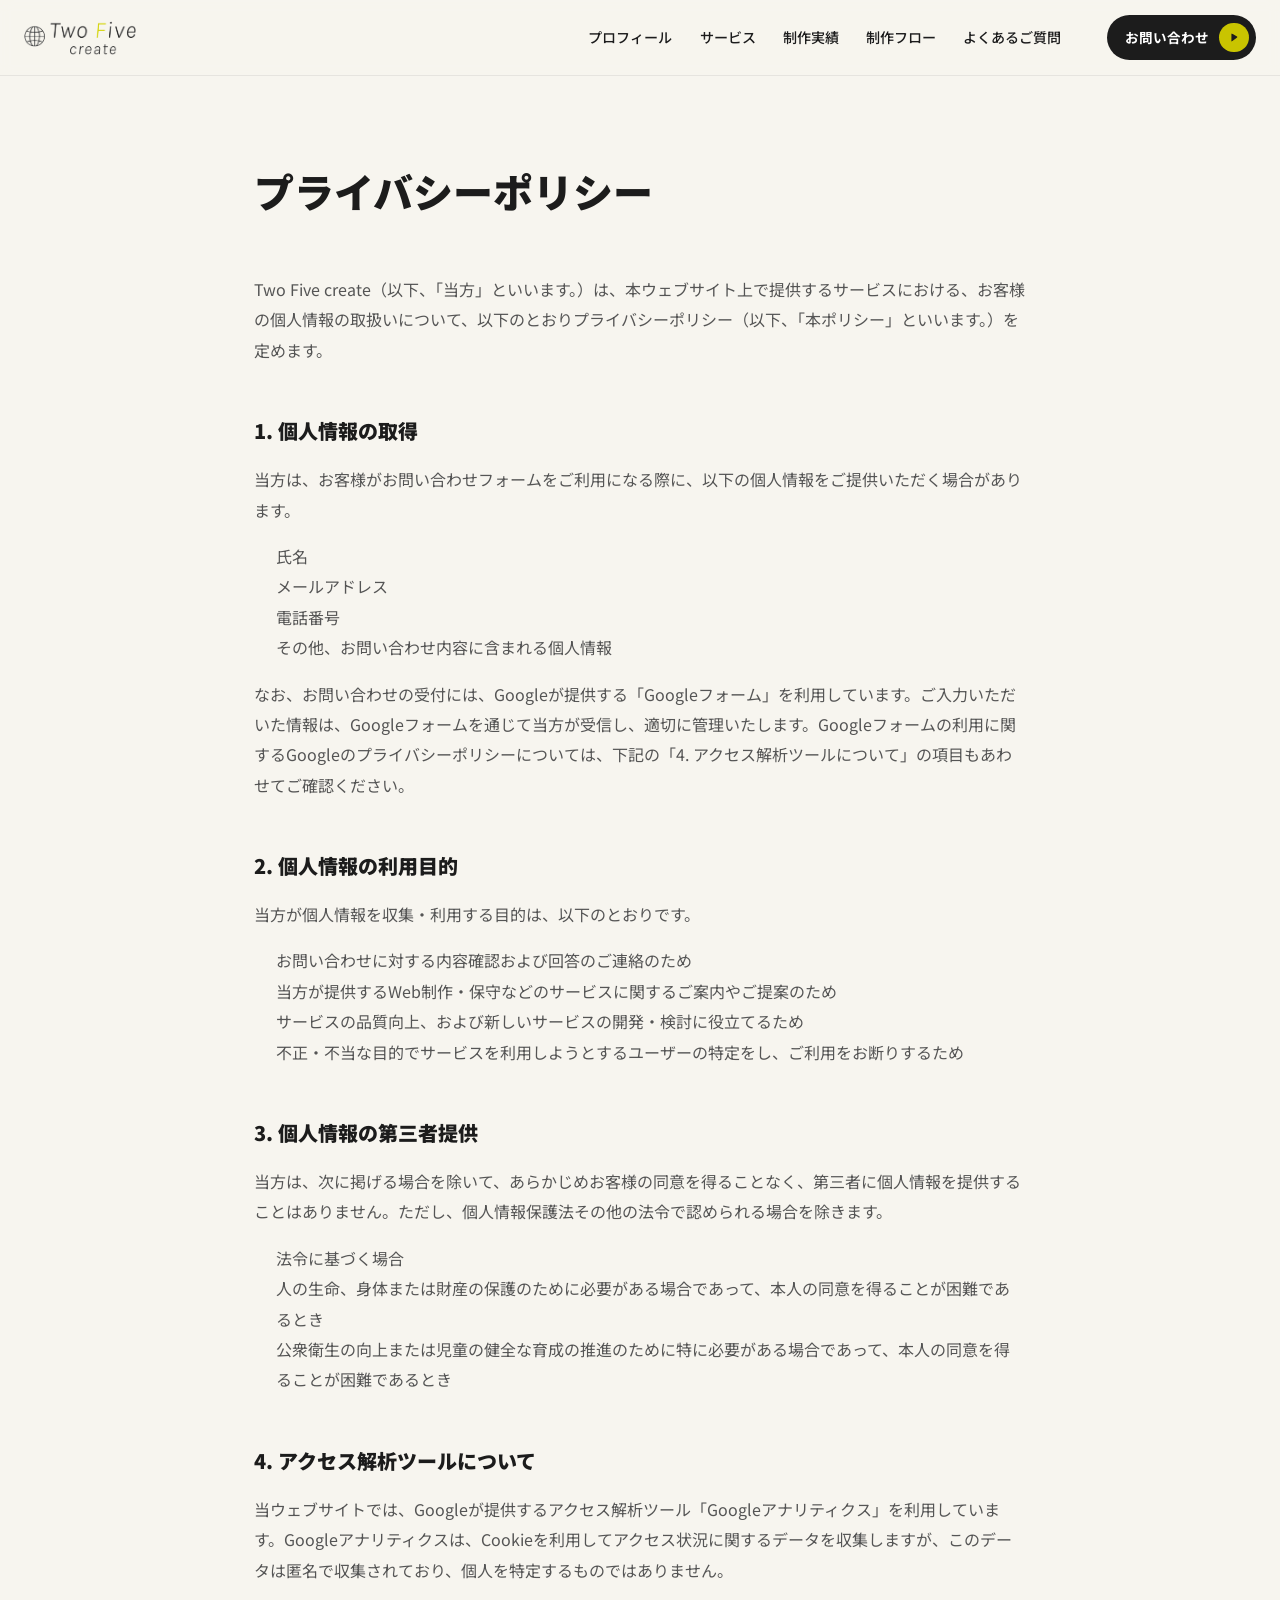
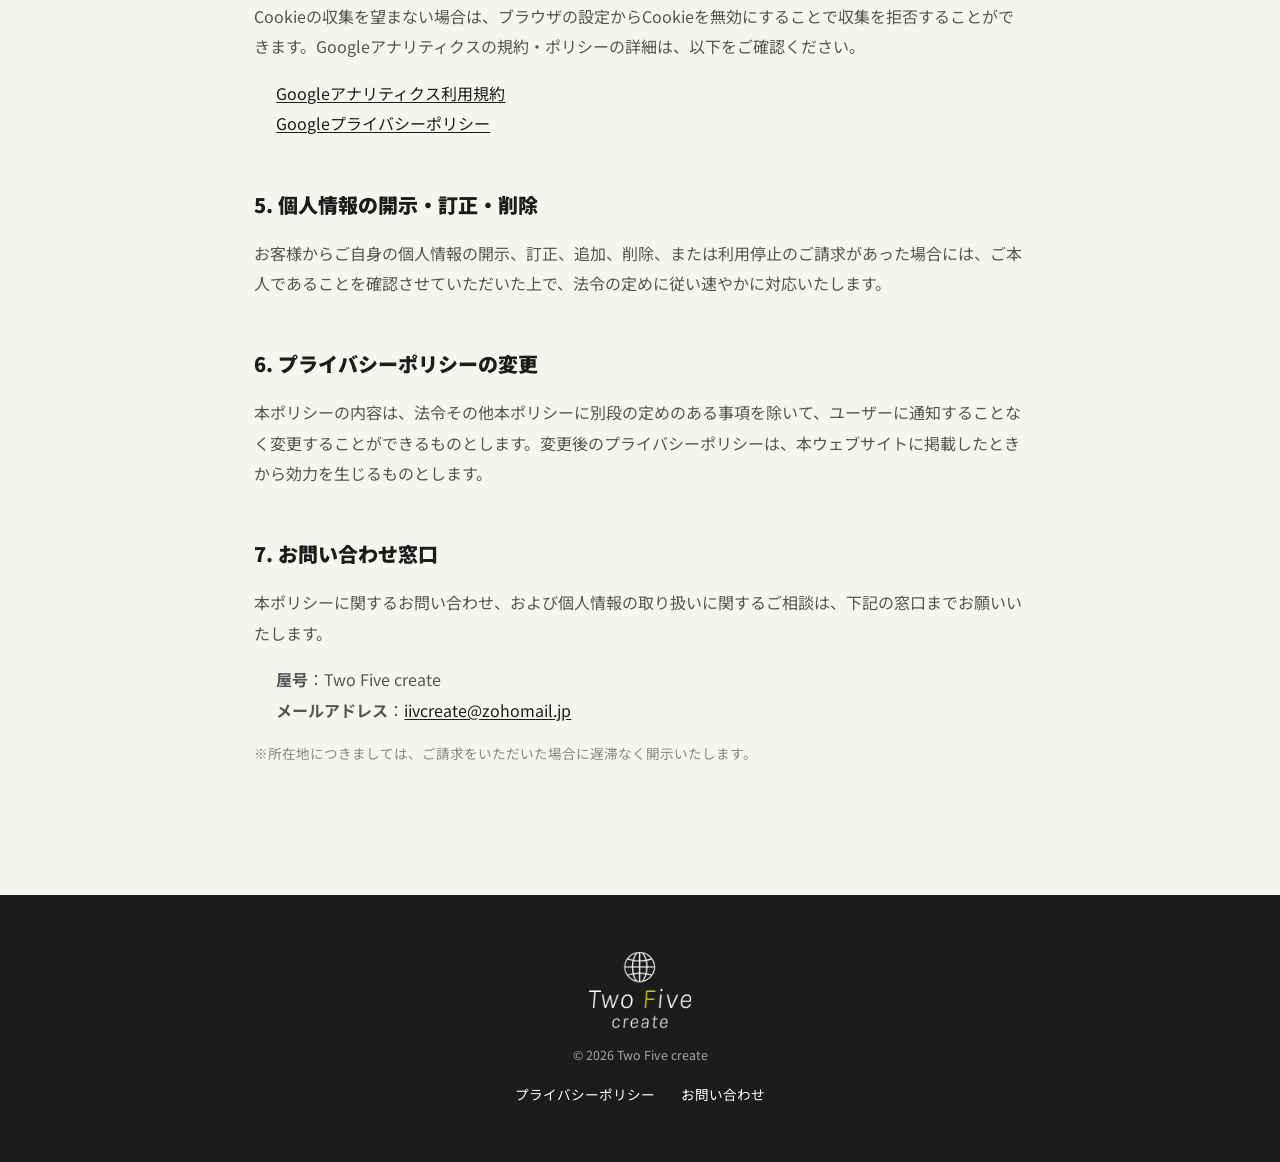
<file: privacy.html>
<!DOCTYPE html>
<html lang="ja">
<head>
<meta charset="UTF-8">

<!-- Google tag (gtag.js) -->
<script async src="https://www.googletagmanager.com/gtag/js?id=G-53X1VG4TBJ"></script>
<script>
  window.dataLayer = window.dataLayer || [];
  function gtag(){dataLayer.push(arguments);}
  gtag('js', new Date());

  gtag('config', 'G-53X1VG4TBJ');
</script>

<meta name="viewport" content="width=device-width, initial-scale=1.0">
<title>プライバシーポリシー | Two Five create</title>
<meta name="description" content="Two Five createが提供するサービスにおける、個人情報の取扱いについて定めたプライバシーポリシーです。">
<meta name="robots" content="index, follow">
<!-- TODO: 本番ドメイン確定後、index.htmlと合わせて一括置換する -->
<link rel="canonical" href="https://two-five-create-site.pages.dev/privacy.html">

<meta property="og:type" content="website">
<meta property="og:site_name" content="Two Five create">
<meta property="og:locale" content="ja_JP">
<meta property="og:title" content="プライバシーポリシー | Two Five create">
<meta property="og:description" content="Two Five createが提供するサービスにおける、個人情報の取扱いについて定めたプライバシーポリシーです。">
<meta property="og:url" content="https://two-five-create-site.pages.dev/privacy.html">
<meta property="og:image" content="https://two-five-create-site.pages.dev/images/ogp.jpg">
<meta property="og:image:width" content="1200">
<meta property="og:image:height" content="630">

<meta name="twitter:card" content="summary_large_image">
<meta name="twitter:title" content="プライバシーポリシー | Two Five create">
<meta name="twitter:description" content="Two Five createが提供するサービスにおける、個人情報の取扱いについて定めたプライバシーポリシーです。">
<meta name="twitter:image" content="https://two-five-create-site.pages.dev/images/ogp.jpg">

<link rel="icon" type="image/png" sizes="32x32" href="images/favicon-32.png">
<link rel="icon" type="image/png" sizes="16x16" href="images/favicon-16.png">
<link rel="apple-touch-icon" sizes="180x180" href="images/apple-touch-icon.png">

<link rel="preconnect" href="https://fonts.googleapis.com">
<link rel="preconnect" href="https://fonts.gstatic.com" crossorigin>
<link href="https://fonts.googleapis.com/css2?family=Archivo+Black&family=Barlow+Condensed:ital,wght@1,300;1,400;1,500&family=Noto+Sans+JP:wght@400;500;700;900&family=Noto+Serif+JP:wght@500&display=swap" rel="stylesheet">
<link rel="stylesheet" href="css/style.css">
</head>
<body>

<div id="loadingScreen" class="loading-screen" role="status" aria-live="polite">
  <div class="loading-screen__inner">
    <picture>
      <source srcset="images/loading-dog.webp" type="image/webp">
      <img src="images/loading-dog.png" alt="" class="loading-screen__dog">
    </picture>
    <p class="loading-screen__text">Loading<span class="loading-screen__dots" aria-hidden="true"></span></p>
  </div>
</div>

<!-- .site-headerはposition:sticky。#appRootにoverflow-x:hidden（実機不具合対策、coding-notes参照）を
     付けているため、その内側に置くとstickyの基準祖先がappRootになり天面固定が効かなくなる。
     そのためheaderだけappRootの外（bodyの直下）に置く -->
<header class="site-header">
  <div class="site-header__inner">
    <div class="site-header__brand">
      <a href="index.html" class="site-logo">
        <picture>
          <source srcset="images/logo-horizontal.webp" type="image/webp">
          <img src="images/logo-horizontal.png" alt="Two Five create" class="site-logo__img">
        </picture>
      </a>
    </div>
    <div class="site-header__actions">
      <div class="nav-flyout">
        <button type="button" class="nav-flyout-toggle" aria-label="メニューを開く" aria-haspopup="true">
          <span></span><span></span><span></span>
        </button>
        <nav class="site-nav" aria-label="サイト内メニュー">
          <a href="index.html#profile">プロフィール</a>
          <a href="index.html#services">サービス</a>
          <a href="index.html#works">制作実績</a>
          <a href="index.html#flow">制作フロー</a>
          <a href="index.html#faq">よくあるご質問</a>
        </nav>
      </div>
      <a href="https://docs.google.com/forms/d/e/1FAIpQLSdSFUZ3bPy-wpLt6_KpEXGRpiyg-IPfHSIgzPI_nJzWggIOJw/viewform" data-contact-link target="_blank" rel="noopener noreferrer" class="btn btn--primary btn--small">お問い合わせ<span class="btn__arrow" aria-hidden="true"></span><span class="sr-only">（別タブで開きます）</span></a>
      <button type="button" class="nav-toggle" id="navToggle" aria-label="メニューを開く" aria-expanded="false" aria-controls="mobileDrawer">
        <span></span><span></span><span></span>
      </button>
    </div>
  </div>
</header>

<div id="appRoot">
<div class="drawer-overlay" id="drawerOverlay"></div>
<nav class="drawer" id="mobileDrawer" aria-hidden="true" inert>
  <a href="index.html#profile">プロフィール</a>
  <a href="index.html#services">サービス</a>
  <a href="index.html#works">制作実績</a>
  <a href="index.html#flow">制作フロー</a>
  <a href="index.html#faq">よくあるご質問</a>
  <a href="https://docs.google.com/forms/d/e/1FAIpQLSdSFUZ3bPy-wpLt6_KpEXGRpiyg-IPfHSIgzPI_nJzWggIOJw/viewform" data-contact-link target="_blank" rel="noopener noreferrer" class="btn btn--primary drawer__cta">お問い合わせ<span class="sr-only">（別タブで開きます）</span></a>
</nav>

<button type="button" class="back-to-top" id="backToTop" aria-label="ページのトップに戻る">
  <svg viewBox="0 0 24 24"><path d="M12 6 L19 18 L5 18 Z" fill="currentColor"/></svg>
</button>

<main class="legal">
  <h1>プライバシーポリシー</h1>

  <p>Two Five create（以下、「当方」といいます。）は、本ウェブサイト上で提供するサービスにおける、お客様の個人情報の取扱いについて、以下のとおりプライバシーポリシー（以下、「本ポリシー」といいます。）を定めます。</p>

  <h2>1. 個人情報の取得</h2>
  <p>当方は、お客様がお問い合わせフォームをご利用になる際に、以下の個人情報をご提供いただく場合があります。</p>
  <ul>
    <li>氏名</li>
    <li>メールアドレス</li>
    <li>電話番号</li>
    <li>その他、お問い合わせ内容に含まれる個人情報</li>
  </ul>
  <p>なお、お問い合わせの受付には、Googleが提供する「Googleフォーム」を利用しています。ご入力いただいた情報は、Googleフォームを通じて当方が受信し、適切に管理いたします。Googleフォームの利用に関するGoogleのプライバシーポリシーについては、下記の「4. アクセス解析ツールについて」の項目もあわせてご確認ください。</p>

  <h2>2. 個人情報の利用目的</h2>
  <p>当方が個人情報を収集・利用する目的は、以下のとおりです。</p>
  <ul>
    <li>お問い合わせに対する内容確認および回答のご連絡のため</li>
    <li>当方が提供するWeb制作・保守などのサービスに関するご案内やご提案のため</li>
    <li>サービスの品質向上、および新しいサービスの開発・検討に役立てるため</li>
    <li>不正・不当な目的でサービスを利用しようとするユーザーの特定をし、ご利用をお断りするため</li>
  </ul>

  <h2>3. 個人情報の第三者提供</h2>
  <p>当方は、次に掲げる場合を除いて、あらかじめお客様の同意を得ることなく、第三者に個人情報を提供することはありません。ただし、個人情報保護法その他の法令で認められる場合を除きます。</p>
  <ul>
    <li>法令に基づく場合</li>
    <li>人の生命、身体または財産の保護のために必要がある場合であって、本人の同意を得ることが困難であるとき</li>
    <li>公衆衛生の向上または児童の健全な育成の推進のために特に必要がある場合であって、本人の同意を得ることが困難であるとき</li>
  </ul>

  <h2>4. アクセス解析ツールについて</h2>
  <p>当ウェブサイトでは、Googleが提供するアクセス解析ツール「Googleアナリティクス」を利用しています。Googleアナリティクスは、Cookieを利用してアクセス状況に関するデータを収集しますが、このデータは匿名で収集されており、個人を特定するものではありません。</p>
  <p>Cookieの収集を望まない場合は、ブラウザの設定からCookieを無効にすることで収集を拒否することができます。Googleアナリティクスの規約・ポリシーの詳細は、以下をご確認ください。</p>
  <ul>
    <li><a href="https://marketingplatform.google.com/about/analytics/terms/jp/" target="_blank" rel="noopener noreferrer">Googleアナリティクス利用規約</a></li>
    <li><a href="https://policies.google.com/privacy?hl=ja" target="_blank" rel="noopener noreferrer">Googleプライバシーポリシー</a></li>
  </ul>

  <h2>5. 個人情報の開示・訂正・削除</h2>
  <p>お客様からご自身の個人情報の開示、訂正、追加、削除、または利用停止のご請求があった場合には、ご本人であることを確認させていただいた上で、法令の定めに従い速やかに対応いたします。</p>

  <h2>6. プライバシーポリシーの変更</h2>
  <p>本ポリシーの内容は、法令その他本ポリシーに別段の定めのある事項を除いて、ユーザーに通知することなく変更することができるものとします。変更後のプライバシーポリシーは、本ウェブサイトに掲載したときから効力を生じるものとします。</p>

  <h2>7. お問い合わせ窓口</h2>
  <p>本ポリシーに関するお問い合わせ、および個人情報の取り扱いに関するご相談は、下記の窓口までお願いいたします。</p>
  <ul>
    <li><strong>屋号</strong>：Two Five create</li>
    <li><strong>メールアドレス</strong>：<a href="mailto:iivcreate@zohomail.jp">iivcreate@zohomail.jp</a></li>
  </ul>
  <p class="note">※所在地につきましては、ご請求をいただいた場合に遅滞なく開示いたします。</p>
</main>

<footer class="site-footer">
  <div class="site-footer__inner">
    <a href="index.html" class="site-logo site-logo--light site-logo--stacked">
      <picture>
        <source srcset="images/logo-stacked-light.webp" type="image/webp">
        <img src="images/logo-stacked-light.png" alt="Two Five create" class="site-logo__img">
      </picture>
    </a>
    <p class="site-footer__copyright">© 2026 Two Five create</p>
    <nav class="site-footer__links">
      <a href="privacy.html">プライバシーポリシー</a>
      <a href="https://docs.google.com/forms/d/e/1FAIpQLSdSFUZ3bPy-wpLt6_KpEXGRpiyg-IPfHSIgzPI_nJzWggIOJw/viewform" data-contact-link target="_blank" rel="noopener noreferrer">お問い合わせ<span class="sr-only">（別タブで開きます）</span></a>
    </nav>
  </div>
</footer>
</div>

<!-- コナミコマンド（↑↑↓↓←→←→BA）入力で発火する隠し演出。ロジックはjs/main.js末尾のkonami関連ブロック参照 -->
<div class="konami-egg" id="konamiEgg" role="dialog" aria-modal="true" aria-label="隠しメッセージ" hidden>
  <div class="konami-egg__shards" id="konamiShards" aria-hidden="true"></div>
  <div class="konami-egg__message">
    <button type="button" class="konami-egg__restore" id="konamiRestore">元に戻す</button>
    <p class="konami-egg__text">おもしろきこともなき世をおもしろく</p>
  </div>
</div>

<script src="js/main.js"></script>
</body>
</html>
</file>
<file: css/style.css>
/* ==========================================================================
   Two Five create — base / tokens
   ========================================================================== */
:root {
  --ink: #1c1c1c;
  --paper: #f7f5ef;
  --paper-dim: #efece3;
  --yellow: #c9c400;
  --yellow-deep: #a8a300;
  --blue: #00c9b2;
  --pink: #e23292;
  --white: #ffffff;
  --accent: #2e2e2e; /* persona差分：bizCompany/partner共通、aiOpsのみJSで上書き */
  --font-jp: "Noto Sans JP", "Hiragino Kaku Gothic ProN", sans-serif;
  --font-display: "Archivo Black", var(--font-jp), sans-serif;
  --font-tagline: "Barlow Condensed", var(--font-jp), sans-serif;
  --header-h: 76px;
  --shadow-card: 0 12px 30px rgba(28, 28, 28, 0.08);
}

* { box-sizing: border-box; }
html {
  scroll-behavior: smooth;
  scroll-padding-top: var(--header-h);
}
@media (prefers-reduced-motion: reduce) {
  html { scroll-behavior: auto; }
}
body {
  margin: 0;
  font-family: var(--font-jp);
  color: var(--ink);
  background: var(--paper);
  line-height: 1.75;
  -webkit-font-smoothing: antialiased;
}
/* 横スクロール抑止はhtml/bodyではなく#appRoot（ただのdiv）に付ける。
   html・bodyはiOS Safari側で特別扱いされており、どちらにoverflow-x:hiddenを
   付けてもスクロール終端で余白ができたりposition:fixed要素が位置ズレしたりする
   実機不具合があったため、無関係な#appRootに逃がして両方回避する */
#appRoot { overflow-x: hidden; }
img, svg { display: block; max-width: 100%; }
a { color: inherit; text-decoration: none; }
button { font: inherit; cursor: pointer; }
ul { margin: 0; padding: 0; list-style: none; }
h1, h2, h3, p { margin: 0; }

/* ==========================================================================
   Loading screen — 初回表示時に最低3秒表示するローディング演出（js/main.jsが制御）
   ========================================================================== */
.loading-screen {
  position: fixed;
  inset: 0;
  z-index: 9999;
  display: flex;
  align-items: center;
  justify-content: center;
  background: var(--paper);
  transition: opacity 0.5s ease, visibility 0.5s ease;
}
.loading-screen.is-hidden {
  opacity: 0;
  visibility: hidden;
  pointer-events: none;
}
.loading-screen__inner {
  display: flex;
  flex-direction: column;
  align-items: center;
  gap: 1rem;
}
.loading-screen__dog {
  width: 100px;
  height: auto;
}
.loading-screen__text {
  font-family: var(--font-tagline);
  font-style: italic;
  font-weight: 500;
  font-size: 1.15rem;
  letter-spacing: 0.04em;
  color: var(--ink);
}
.loading-screen__dots::after {
  content: "...";
  display: inline-block;
  width: 1.2em;
  overflow: hidden;
  vertical-align: bottom;
  white-space: nowrap;
  animation: loadingDots 2.8s steps(4, end) infinite;
}
@keyframes loadingDots {
  0% { width: 0; }
  100% { width: 1.2em; }
}
@media (prefers-reduced-motion: reduce) {
  .loading-screen__dots::after { animation: none; width: 1.2em; }
}

/* 視覚的には隠すが支援技術には読み上げさせるテキスト（別タブで開く旨の注記などに使う） */
.sr-only {
  position: absolute;
  width: 1px; height: 1px;
  padding: 0;
  margin: -1px;
  overflow: hidden;
  clip-path: inset(50%);
  white-space: nowrap;
  border: 0;
}

.eyebrow {
  display: inline-block;
  font-family: var(--font-tagline);
  font-style: italic;
  font-weight: 300;
  font-size: 1.15rem;
  letter-spacing: 0.14em;
  color: var(--accent);
  margin-bottom: 0.5em;
}
.eyebrow--center { display: block; text-align: center; }
.section-heading {
  font-size: clamp(1.5rem, 3vw, 2.1rem);
  font-weight: 700;
  line-height: 1.5;
}
.section-heading--center { text-align: center; }
/* 1つ目の<br>はスマホ専用の改行（「Webの悩み」を　の直後）。PCでは非表示にして元の2行のまま維持する */
.section-heading br:first-of-type { display: none; }

/* work-project__cta（黒ピル＋右端の丸バッジ）と同じデザインに統一。
   hoverはシャドウ・浮き上がりなし、色が左からスライドして塗り替わるだけにする */
.btn {
  position: relative;
  isolation: isolate;
  overflow: hidden;
  display: inline-flex;
  align-items: center;
  gap: 0.7em;
  padding: 0.5em 0.5em 0.5em 1.6em;
  border-radius: 999px;
  font-weight: 700;
  font-size: 0.95rem;
  border: 2px solid transparent;
  transition: color 0.2s ease;
}
/* hover色は背景色の切り替えではなく、::beforeを左からスライドインさせて表現する
   （isolation:isolateでスタッキングコンテキストを作り、z-index:-1のこの疑似要素を
   .btnの通常コンテンツ（無指定=auto）より必ず下に固定している） */
.btn::before {
  content: "";
  position: absolute;
  inset: 0;
  z-index: -1;
  transform: translateX(-100%);
  transition: transform 0.35s cubic-bezier(0.65, 0, 0.35, 1);
}
.btn:hover::before { transform: translateX(0); }
.btn--primary { background: var(--ink); color: var(--white); }
.btn--primary::before { background: var(--blue); }
.btn--primary:hover { color: var(--ink); }
.btn--outline { background: var(--white); color: var(--ink); border-color: rgba(28, 28, 28, 0.12); box-shadow: var(--shadow-card); }
.btn--outline::before { background: var(--paper-dim); }
.btn--small { padding: 0.4em 0.4em 0.4em 1.2em; font-size: 0.85rem; }
/* 右端の丸バッジ。中の三角は背景装飾（.deco--tri-yellow）と同じ
   「正三角形ではないくさび形」をサイトカラーの黄色バッジ上に乗せる */
.btn__arrow {
  position: relative;
  display: inline-flex;
  flex-shrink: 0;
  width: 2.2em;
  height: 2.2em;
  border-radius: 50%;
  background: var(--yellow);
}
.btn__arrow::after {
  content: "";
  position: absolute;
  top: 50%; left: 50%;
  width: 0.5em;
  height: 0.65em;
  transform: translate(-38%, -50%);
  background: var(--ink);
  clip-path: polygon(0 0, 100% 44%, 0 100%);
}

/* section-label（番号＋eyebrow＋見出し） */
.section-label {
  display: flex;
  flex-direction: column;
  margin-bottom: 4.4rem;
}
.section-label__row {
  display: flex;
  align-items: baseline;
  gap: 1.6rem;
}
.section-label__num {
  font-family: var(--font-tagline);
  font-style: italic;
  font-weight: 300;
  font-size: clamp(2.4rem, 8.8vw, 5.6rem);
  color: var(--ink);
  line-height: 1;
}
.section-label__heading {
  margin-top: 0;
  font-size: clamp(1.4rem, 4.5vw, 3rem);
  font-weight: 700;
}

/* ==========================================================================
   背景装飾（deco）— Hero/Whyのモチーフをサイト共通コンポーネント化したもの
   ・モチーフは「黄色の三角」「黒の三角」「ティールの円」「黄色の円」「ドット」「クロス」の6種のみ
   ・画面幅いっぱいに使うため、位置指定は calc(50% - 50vw) 基準で親のmax-widthを飛び越えて画面端に届かせる
   ・すべて pointer-events: none。本文側は position:relative + z-index:1 で必ず上に載せる
   ・重なり順は 円(0) < 三角(1) < クロス/ドット(2)。円と三角が重なる場合は必ず円が下
   ========================================================================== */
.deco {
  position: absolute;
  z-index: 0;
  pointer-events: none;
}
/* 三角は直角二等辺にしない。3つ目の頂点を必ず「縦中央より下」に置いてくさび形にすることで、
   斜辺が下方向へ流れ、次のコンテンツへ視線を誘導する（Hero:48% / Why:81% と同じ考え方）。
   実際の頂点位置と大きさは各セクション側で変え、単調にならないようバリエーションを付ける */
.deco--tri-yellow {
  background: var(--yellow);
  clip-path: polygon(0 0, 100% 44%, 0 100%);
}
.deco--tri-ink {
  background: var(--ink);
  clip-path: polygon(100% 0, 100% 100%, 0 62%);
}
.deco--circle-blue { background: var(--blue); border-radius: 50%; }
.deco--circle-yellow { background: var(--yellow); border-radius: 50%; }

/* 重なり順のルール：円と三角が重なる場合は必ず「円が下・三角が上」。
   HTMLの記述順に左右されないよう z-index で固定する。
   本文（z-index:1）は装飾より後ろのDOMに置かれるため、三角と同値でも常に本文が上に来る */
.deco--circle-blue, .deco--circle-yellow { z-index: 0; }
.deco--tri-yellow, .deco--tri-ink { z-index: 1; }
.deco--dots {
  background-image: radial-gradient(var(--ink) 1.5px, transparent 1.5px);
  background-size: 14px 14px;
  opacity: 0.2;
}
.deco--dots-yellow {
  background-image: radial-gradient(var(--yellow-deep) 1.5px, transparent 1.5px);
  background-size: 14px 14px;
  opacity: 0.5;
}
/* クロスはHeroの十字（7vw / 最大118px・線幅2px・yellow-deep・薄い不透明度）と同一仕様。
   線幅は固定2pxなので、十字が小さいほど線が相対的に太く見える。
   Heroと同じ「細い線」に見せるにはサイズもHeroに揃える必要がある */
.deco--cross {
  width: 7vw; height: 7vw;
  max-width: 118px; max-height: 118px;
  opacity: 0.3;
  z-index: 2;
}
/* Heroの下側の十字（5.5vw / 最大92px）に相当する小さめバリエーション */
.deco--cross--sm {
  width: 5.5vw; height: 5.5vw;
  max-width: 92px; max-height: 92px;
  opacity: 0.4;
}
.deco--cross::before, .deco--cross::after {
  content: "";
  position: absolute;
  background: var(--yellow-deep);
}
.deco--cross::before { top: 0; left: 50%; width: 2px; height: 100%; transform: translateX(-50%); }
.deco--cross::after { top: 50%; left: 0; width: 100%; height: 2px; transform: translateY(-50%); }

/* ==========================================================================
   Header / Nav
   ========================================================================== */
.site-header {
  position: sticky;
  top: 0;
  z-index: 110;
  height: var(--header-h);
  background: rgba(247, 245, 239, 0.94);
  -webkit-backdrop-filter: blur(6px);
  backdrop-filter: blur(6px);
  border-bottom: 1px solid rgba(28, 28, 28, 0.08);
}
.site-header__inner {
  height: 100%;
  padding: 0 1.5rem;
  display: flex;
  align-items: center;
  justify-content: flex-start;
  gap: 2rem;
}
.site-header__brand { display: flex; align-items: center; gap: 0.8rem; }
.site-logo { display: flex; align-items: center; }
.site-logo__img { height: 34px; width: auto; display: block; }
.site-footer .site-logo__img { height: 30px; }
/* 縦積みロゴはアイコン+2行のテキストを含むぶん横並び版より縦に長いので、
   同じ30pxだと潰れて読めなくなる。専用に高さを大きく取る */
.site-footer .site-logo--stacked .site-logo__img { height: 78px; }

/* ペルソナ切替機能：いったん無効化（差別化が薄く、早期公開のため）。再開時はコメントを外すだけでOK
.persona-badge {
  font-size: 0.72rem;
  font-weight: 700;
  letter-spacing: 0.04em;
  padding: 0.35em 0.9em;
  border-radius: 999px;
  background: var(--accent);
  color: var(--white);
}
*/

/* デスクトップ用ホバーフライアウトメニュー：ハンバーガーにマウスオーバーすると右側から縦並びのメニューが現れる */
.nav-flyout { position: relative; height: 100%; display: flex; align-items: center; }
.nav-flyout-toggle {
  position: relative;
  width: 40px; height: 40px;
  border: none;
  background: transparent;
}
.nav-flyout-toggle span {
  position: absolute;
  left: 8px;
  width: 24px; height: 2px;
  background: var(--ink);
  transition: background-color 0.25s ease, transform 0.25s ease;
}
.nav-flyout-toggle span:nth-child(1) { top: 13px; }
.nav-flyout-toggle span:nth-child(2) { top: 19px; width: 18px; }
.nav-flyout-toggle span:nth-child(3) { top: 25px; }
.nav-flyout:hover .nav-flyout-toggle span,
.nav-flyout:focus-within .nav-flyout-toggle span {
  background: var(--yellow-deep);
}
.nav-flyout:hover .nav-flyout-toggle span:nth-child(2),
.nav-flyout:focus-within .nav-flyout-toggle span:nth-child(2) {
  width: 24px;
}

.site-nav {
  position: absolute;
  top: 100%;
  right: 0;
  display: flex;
  flex-direction: column;
  min-width: 230px;
  background: var(--paper);
  border-radius: 0 0 0 18px;
  box-shadow: var(--shadow-card);
  padding: 0.6rem 0;
  opacity: 0;
  transform: translateX(28px);
  pointer-events: none;
  transition: opacity 0.3s ease, transform 0.4s cubic-bezier(0.32, 0.72, 0, 1);
}
.nav-flyout:hover .site-nav,
.nav-flyout:focus-within .site-nav {
  opacity: 1;
  transform: translateX(0);
  pointer-events: auto;
}
.site-nav a {
  position: relative;
  display: block;
  padding: 0.85rem 1.8rem;
  font-size: 0.92rem;
  font-weight: 500;
  transition: color 0.25s ease, background-color 0.25s ease;
}
.site-nav a::after {
  content: "";
  position: absolute;
  left: 1.8rem; bottom: 0.6rem;
  width: 0; height: 2px;
  background: var(--yellow-deep);
  transition: width 0.3s ease;
}
.site-nav a:hover { color: var(--yellow-deep); background: rgba(28, 28, 28, 0.04); }
.site-nav a:hover::after { width: calc(100% - 3.6rem); }
/* ペルソナ切替機能：いったん無効化（差別化が薄く、早期公開のため）。再開時はコメントを外すだけでOK
.site-nav__action {
  display: block;
  width: 100%;
  text-align: left;
  padding: 0.85rem 1.8rem;
  font-size: 0.92rem;
  font-weight: 700;
  color: var(--ink);
  background: transparent;
  border: none;
  border-top: 1px solid rgba(28, 28, 28, 0.08);
  margin-top: 0.4rem;
  transition: color 0.25s ease, background-color 0.25s ease;
}
.site-nav__action:hover { color: var(--yellow-deep); background: rgba(28, 28, 28, 0.04); }
*/

/* 常時表示メニューは、5項目+「表示を切り替える」+お問い合わせボタンが1行に収まる
   実測の最小幅（1100〜1150pxで折り返しが発生）を踏まえて1180px以上に限定する。
   861〜1179pxは今までどおりホバーで開くフライアウトのまま（折り返し・オーバーフロー対策）。
   スマホ側（.drawer / .nav-toggle）は一切変更しない */
@media (min-width: 1180px) {
  .nav-flyout-toggle { display: none; }
  .site-nav {
    position: static;
    flex-direction: row;
    align-items: center;
    min-width: 0;
    background: transparent;
    border-radius: 0;
    box-shadow: none;
    padding: 0;
    opacity: 1;
    transform: none;
    pointer-events: auto;
    transition: none;
  }
  .site-nav a { padding: 0.5rem 0.85rem; font-size: 0.88rem; }
  .site-nav a::after { left: 0.85rem; }
  .site-nav a:hover::after { width: calc(100% - 1.7rem); }
  /* ペルソナ切替機能：いったん無効化（再開時はコメントを外すだけでOK）
  .site-nav__action {
    display: block;
    width: auto;
    padding: 0.5rem 0.85rem;
    border-top: none;
    margin-top: 0;
    margin-left: 0.4rem;
  }
  */
  /* スクロール連動で現在地セクションに付くマーカー（main.jsのIntersectionObserverが.is-activeを切り替える） */
  .site-nav a.is-active { color: var(--yellow-deep); }
  .site-nav a.is-active::after { width: calc(100% - 1.7rem); }
}

.site-header__actions { display: flex; align-items: center; gap: 2rem; margin-left: auto; }

.nav-toggle {
  display: none;
  position: relative;
  width: 40px; height: 40px;
  border: none;
  background: transparent;
  z-index: 120;
}
.nav-toggle span {
  position: absolute;
  left: 8px;
  width: 24px; height: 2px;
  background: var(--ink);
  transition: transform 0.3s ease, opacity 0.3s ease, top 0.3s ease;
}
.nav-toggle span:nth-child(1) { top: 13px; }
.nav-toggle span:nth-child(2) { top: 19px; }
.nav-toggle span:nth-child(3) { top: 25px; }
.nav-toggle[aria-expanded="true"] span:nth-child(1) { top: 19px; transform: rotate(45deg); }
.nav-toggle[aria-expanded="true"] span:nth-child(2) { opacity: 0; }
.nav-toggle[aria-expanded="true"] span:nth-child(3) { top: 19px; transform: rotate(-45deg); }

/* Drawer */
.drawer-overlay {
  position: fixed; inset: 0;
  background: rgba(20, 20, 20, 0.55);
  opacity: 0; pointer-events: none;
  transition: opacity 0.3s ease;
  z-index: 90;
}
.drawer-overlay.is-open { opacity: 1; pointer-events: auto; }
.drawer {
  position: fixed;
  top: 0; right: 0;
  width: min(320px, 60vw);
  height: 100vh;
  background: var(--ink);
  color: var(--white);
  padding: calc(var(--header-h) + 1.5rem) 1.8rem 2rem;
  display: flex;
  flex-direction: column;
  gap: 1.4rem;
  transform: translateX(100%);
  transition: transform 0.45s cubic-bezier(0.32, 0.72, 0, 1);
  z-index: 100;
}
.drawer.is-open { transform: translateX(0); }
.drawer a { font-size: 1rem; font-weight: 500; }
.drawer .btn { width: fit-content; }
/* ペルソナ切替機能：いったん無効化（差別化が薄く、早期公開のため）。再開時はコメントを外すだけでOK
.drawer__persona-switch {
  margin-top: auto;
  background: transparent;
  border: 1px solid rgba(255, 255, 255, 0.4);
  color: var(--white);
  padding: 0.8em 1.4em;
  border-radius: 999px;
}
*/

/* Floating buttons */
.back-to-top {
  position: fixed;
  right: 1.5rem;
  bottom: 1.5rem;
  width: 48px; height: 48px;
  padding: 0;
  border-radius: 999px;
  border: none;
  z-index: 70;
  box-shadow: var(--shadow-card);
  transition: transform 0.25s ease, opacity 0.25s ease;
  display: flex;
  align-items: center;
  justify-content: center;
  background: var(--yellow);
  color: var(--ink);
  opacity: 0;
  pointer-events: none;
}
.back-to-top.is-visible { opacity: 1; pointer-events: auto; }
.back-to-top:hover { transform: translateY(-3px); }
.back-to-top svg { width: 20px; height: 20px; }

/* ==========================================================================
   Persona modal
   ペルソナ切替機能：いったん無効化（差別化が薄く、早期公開のため）。再開時はコメントを外すだけでOK
   ========================================================================== */
/*
.persona-modal {
  position: fixed; inset: 0;
  z-index: 200;
  display: flex;
  align-items: center;
  justify-content: center;
  padding: 1.5rem;
  background: rgba(20, 20, 20, 0.6);
}
.persona-modal[hidden] { display: none; }
.persona-modal__panel {
  position: relative;
  width: min(560px, 100%);
  background: var(--paper);
  border-radius: 20px;
  padding: 2.4rem 2rem;
  box-shadow: 0 30px 60px rgba(0, 0, 0, 0.35);
}
.persona-modal__close {
  position: absolute;
  top: 1rem; right: 1rem;
  width: 36px; height: 36px;
  display: flex;
  align-items: center;
  justify-content: center;
  border: none;
  border-radius: 50%;
  background: transparent;
  color: var(--ink);
  transition: background-color 0.2s ease;
}
.persona-modal__close svg { width: 18px; height: 18px; }
.persona-modal__close:hover, .persona-modal__close:focus-visible {
  background: rgba(28, 28, 28, 0.08);
}
.persona-modal__eyebrow {
  font-family: var(--font-tagline);
  font-style: italic;
  font-weight: 300;
  font-size: 0.7rem;
  letter-spacing: 0.14em;
  color: var(--yellow-deep);
  margin-bottom: 0.6rem;
  display: block;
}
.persona-modal__panel h2 { font-size: 1.4rem; line-height: 1.5; margin-bottom: 1.6rem; }
.persona-modal__options { display: flex; flex-direction: column; gap: 0.8rem; }
.persona-modal__option {
  text-align: left;
  background: var(--white);
  border: 2px solid transparent;
  border-radius: 14px;
  padding: 1rem 1.2rem;
  display: flex;
  flex-direction: column;
  gap: 0.3rem;
  transition: border-color 0.2s ease, transform 0.2s ease;
}
.persona-modal__option:hover, .persona-modal__option:focus-visible {
  border-color: var(--yellow);
  transform: translateY(-2px);
}
.persona-modal__option-label { font-weight: 700; font-size: 0.98rem; }
.persona-modal__option-sub { font-size: 1rem; color: #5c5c5c; }
.persona-modal__skip {
  display: block;
  margin: 1.4rem auto 0;
  background: none;
  border: none;
  font-size: 0.82rem;
  color: #6b6b6b;
  text-decoration: underline;
}
*/

/* ==========================================================================
   Hero
   ========================================================================== */
.hero {
  position: relative;
  padding: 3.2rem 0 2rem;
}
.hero__shape-yellow {
  position: absolute;
  top: 0; left: 0;
  width: 30vw; height: 30vw;
  max-width: 420px; max-height: 420px;
  background: var(--yellow);
  clip-path: polygon(0 0, 40% 48%, 0 100%);
  z-index: 0;
}
.hero__dots {
  position: absolute;
  top: 13%; right: 14%;
  width: 110px; height: 110px;
  background-image: radial-gradient(var(--ink) 1.5px, transparent 1.5px);
  background-size: 14px 14px;
  opacity: 0.65;
}
.hero__dots--bottom { top: 38%; left: 3%; right: auto; width: 90px; height: 90px; }
.hero__cross {
  position: absolute;
  z-index: 3;
  width: 5vw;
  height: 5vw;
  max-width: 118px;
  max-height: 118px;
  opacity: 0.85;
}
.hero__cross::before,
.hero__cross::after {
  content: "";
  position: absolute;
  background: var(--yellow-deep);
}
.hero__cross::before {
  top: 0;
  left: 50%;
  width: 1px;
  height: 100%;
  transform: translateX(-50%);
}
.hero__cross::after {
  top: 50%;
  left: 0;
  width: 100%;
  height: 1px;
  transform: translateY(-50%);
}
.hero__cross--top { top: 3%; right: 3%; opacity: 0.2; }
.hero__cross--bottom { top: 75%; left: 1%; width: 5.5vw; height: 5.5vw; max-width: 92px; max-height: 92px; opacity: 0.4; }

.hero__inner {
  position: relative;
  z-index: 1;
  width: 100%;
  max-width: none;
  margin: 0 auto;
  /* 右は最小限のパディングにして、デバイスを画面端近くまで届かせる
     （0にするとスマホの角が画面の縁に触れて事故に見えるので、わずかに逃がす） */
  padding: 0 1.5vw 0 6vw;
  display: grid;
  /* テキスト側は「ARCHITECTURE FOR」が1行に収まる幅が下限。それを確保したうえで
     残りをすべてデバイスに割り当てる。
     注意：vwはスクロールバー幅を含むため、実ブラウザの列幅は計算値より約15px狭くなる。
     比率を決めるときは必ずその分を引いて検算すること（詳細は .hero__tagline のコメント） */
  grid-template-columns: minmax(0, 0.64fr) minmax(0, 0.5fr);
  gap: 1rem 2vw;
  align-items: start;
}
.hero__text { position: relative; z-index: 2; }
.hero__tagline {
  font-family: var(--font-tagline);
  font-style: italic;
  font-weight: 300;
  /* 1行目「ARCHITECTURE FOR」は6.43em。これがテキスト列に収まる必要がある。
     vwはスクロールバー幅（Windowsで約17px）を含むので、実際の列幅はvw計算値より狭い。
     それを差し引いた実測上の許容値は最小幅帯(981px)で7.75vw。4%の余裕を見て7.45vwとする
     （7.6vwだと実ブラウザでは「FOR」が段落ちして3行になる） */
  font-size: 7.45vw;
  letter-spacing: 0.01em;
  line-height: 1.12;
  color: var(--ink);
  margin: 0 0 3.6rem;
}
.hero__headline {
  /* 2カラム時のテキスト欄はビューポート幅の約49.4%。h1の1行目はその幅に収まる必要がある。
     実測では 2.434vw が限界なので、2%の余裕を見て 2.38vw とする
     （これを超えると1024〜1366px帯で1行目がはみ出し、意図しない3行になる）。
     1445px以上では上限2.15remで頭打ちになるので、デスクトップの見え方は変わらない */
  font-size: clamp(1.5rem, 2.38vw, 2.15rem);
  font-weight: 700;
  line-height: 1.55;
  margin-bottom: 1.1rem;
}
/* 2カラムの下限帯だけは、clampの最小値1.5rem(24px)がテキスト欄の幅を超えてしまい
   1行目が折り返る。1カラムになる980px以下では最小値が必要なので、この帯だけ外す */
@media (min-width: 981px) and (max-width: 1010px) {
  .hero__headline { font-size: 2.38vw; }
}
.hero__cta { margin-top: 3rem; }

.hero__graphic {
  position: relative;
  min-width: 0;
  display: flex;
  align-items: center;
  justify-content: center;
  min-height: 320px;
  padding-top: 87px;
}
.hero__graphic-blob {
  position: absolute;
  width: 22vw; height: 22vw;
  right: 53%; bottom: -20%;
  background: var(--blue);
  border-radius: 50%;
}
.hero__graphic-tri {
  position: absolute;
  width: 48vw; height: 46vw;
  top: -10%; right: -6%;
  background: var(--ink);
      clip-path: polygon(116% 0, 200% 82%, 8% 100%);
  z-index: 0;
}
.hero__device {
  position: relative;
  z-index: 2;
  /* 画像の透明余白を切り落としてあるので、列幅いっぱい＝機器の実サイズになる。
     画面オーバーレイの倍率はこの実寸から算出される（js/main.js） */
  width: 100%;
}
/* 元画像に焼き込まれたダミー画面を完全に覆う必要があるため、背景は不透明の白 */
.fv-device { width: 100%; height: 100%; background: #fff; }

/* --- デバイス本体は元画像のまま。画面部分だけをSVGで覆う --- */
.hero__device-photo { width: 100%; height: auto; }
.hero__device-screen {
  position: absolute;
  left: 0;
  top: 0;
  transform-origin: 0 0;
  /* JSが寸法とmatrix3dを算出するまでは出さない（一瞬だけ左上にズレて見えるのを防ぐ）。
     JS無効時はこのまま非表示になり、元画像の画面がそのまま見える */
  visibility: hidden;
}
.hero__device-screen.is-ready { visibility: visible; }
/* モニターの画面はスマホの手前ではなく奥にあるので、スマホと重なる部分は描かない。
   切り欠かないと、四角いオーバーレイがスマホの左側の縁を塗りつぶして消してしまう。
   形状はスマホ本体の外形（画面＋ベゼル6px、角丸41px）を射影変換でモニターの
   ローカル座標に写して算出した固定値。%指定なので表示サイズが変わっても追随する。
   算出条件を変えたときは js/main.js の FV_PHONE_QUAD / FV_SCREEN_QUAD から再計算すること */
.hero__device-screen--monitor {
  clip-path: polygon(0% 0%, 100% 0%, 100% 51.74%, 97.45% 51.6%, 97.02% 51.61%, 96.6% 51.71%, 96.18% 51.88%, 95.77% 52.13%, 95.37% 52.45%, 95% 52.84%, 94.65% 53.3%, 94.33% 53.81%, 94.05% 54.38%, 93.81% 54.98%, 93.6% 55.63%, 93.44% 56.31%, 93.33% 57%, 93.26% 57.71%, 90.6% 100%, 0% 100%);
}
/* スマホは画面が角丸なので、はみ出しをクリップする（半径はJSが実寸に合わせて入れる） */
.hero__device-screen--phone { overflow: hidden; }
/* スマホはロック画面のイメージ。黒背景に時刻とブランドのアイコンマークだけを置く */
.fv-phone { width: 100%; height: 100%; background: #050505; }
.fv-phone__island { fill: #000; }
.fv-phone__home { fill: #fff; fill-opacity: 0.55; }
.fv-phone__clock {
  font-family: var(--font-jp);
  font-weight: 700;
  font-size: 82px;
  letter-spacing: -0.01em;
  fill: #fff;
}

/* --- 画面内で共通で使う塗り・線 --- */
.fv-fill-ink { fill: var(--ink); }
.fv-fill-soft { fill: var(--ink); fill-opacity: 0.07; }
.fv-fill-yellow { fill: var(--yellow); }

/* --- 画面内タイポグラフィ（既存フォントのみ使用） --- */
.fv-key__word {
  /* ヒーローのタグライン（ARCHITECTURE FOR DYNAMIC RESULTS）と同じ書体・字体で揃える。
     画面内は実寸で約1/3に縮むため、300ではなく400にして視認性を確保している */
  font-family: var(--font-tagline);
  font-style: italic;
  font-weight: 400;
  font-size: 148px;
  letter-spacing: 0.08em;
  fill: var(--ink);
}
/* キーワードの頭文字だけブランドのピンクでアクセントを付ける */
.fv-key__initial { fill: var(--pink); }
.fv-brand,
.fv-sub,
.fv-key__index {
  font-family: var(--font-jp);
  font-weight: 500;
  fill: var(--ink);
}
.fv-brand { font-size: 20px; letter-spacing: 0.36em; fill-opacity: 0.4; }
.fv-key__index { font-size: 22px; letter-spacing: 0.3em; fill-opacity: 0.5; }
.fv-sub { font-size: 20px; letter-spacing: 0.26em; fill-opacity: 0.52; }

.fv-cursor {
  fill: var(--yellow-deep);
  animation: fvCursorBlink 700ms steps(1, end) infinite;
}
@keyframes fvCursorBlink {
  0%, 50% { opacity: 0.75; }
  50.01%, 100% { opacity: 0.1; }
}

/* --- シーン切り替え ---
   1シーンは「文字だけ(type) → 図形がバラバラに出現(shapes) → 消える(out)」の3フェーズ。
   図形は data-scene と data-phase="shapes" の両方が一致したレイヤーだけが出現する。
   --i は要素ごとの出現順で、間隔を広めに取ってゆっくりバラけて出るようにしている */
.fv-layer > * {
  opacity: 0;
  transition:
    opacity 0.9s ease,
    transform 1.05s cubic-bezier(0.16, 0.86, 0.22, 1),
    stroke-dashoffset 1.3s cubic-bezier(0.16, 0.86, 0.22, 1);
  /* --i は図形ごとに固有（同じ値は無し）。260msずつずらすことで1つずつ順に現れる。
     順番は画面上の位置が隣り合わないよう意図的に散らしてある（index.html側で指定） */
  transition-delay: calc(var(--i, 0) * 260ms);
}
.fv-draw {
  fill: none;
  stroke: var(--ink);
  stroke-width: 2.4;
  /* pathLength="1" を併用しているので、実長に関係なく 1→0 で線を引ける */
  stroke-dasharray: 1;
  stroke-dashoffset: 1;
}
.fv-hair { stroke-width: 1.6; stroke-opacity: 0.3; }
.fv-frame > rect { stroke-width: 1.6; }
.fv-node { fill: var(--ink); transform: scale(0); transform-box: fill-box; transform-origin: center; }
.fv-slide { transform: translateX(26px); transform-box: fill-box; }
.fv-pop { transform: scale(0.6); transform-box: fill-box; transform-origin: center; }
.fv-snap { transform: scaleY(0); transform-box: fill-box; transform-origin: top; }
.fv-ring {
  fill: none;
  stroke: var(--ink);
  stroke-width: 2.4;
  stroke-opacity: 0.5;
  transform: scale(0.35);
  transform-box: fill-box;
  transform-origin: center;
}
/* 色のバリエーション。.fv-draw / .fv-ring の stroke を上書きするので、必ずそれらより後に置く */
.fv-stroke-blue { stroke: var(--blue); stroke-width: 3; stroke-opacity: 1; fill: none; }
.fv-accent { stroke: var(--yellow-deep); }

.fv-device[data-scene="strategy"][data-phase="shapes"] .fv-l--strategy > *,
.fv-device[data-scene="design"][data-phase="shapes"] .fv-l--design > *,
.fv-device[data-scene="build"][data-phase="shapes"] .fv-l--build > *,
.fv-device[data-scene="growth"][data-phase="shapes"] .fv-l--growth > * {
  opacity: 1;
  transform: none;
  stroke-dashoffset: 0;
}

/* --- 退場フェーズ：文字も図形も一斉に消す（出現時のような順番待ちはしない） --- */
.fv-device[data-phase="out"] .fv-layer > * {
  transition-delay: 0s;
  transition-duration: 0.55s;
}
.fv-key { transition: opacity 0.55s ease; }
.fv-device[data-phase="out"] .fv-key { opacity: 0; }

/* --- 右上のシーンインジケーター --- */
.fv-ticks > rect { fill: var(--ink); fill-opacity: 0.14; transition: fill-opacity 0.3s ease; }
.fv-device[data-scene="strategy"] .fv-ticks > rect:nth-child(1),
.fv-device[data-scene="design"] .fv-ticks > rect:nth-child(2),
.fv-device[data-scene="build"] .fv-ticks > rect:nth-child(3),
.fv-device[data-scene="growth"] .fv-ticks > rect:nth-child(4) { fill-opacity: 0.85; }

@media (prefers-reduced-motion: reduce) {
  /* 動きは止め、DESIGNシーンの完成形を静止画として見せる */
  .fv-layer > *,
  .fv-key,
  .fv-ticks > rect { transition: none; }
  .fv-cursor { animation: none; opacity: 0.45; }
}

/* ==========================================================================
   Why
   ========================================================================== */
.why { position: relative; padding: 10rem 1.5rem; max-width: 1280px; margin: 0 auto; }

/* 背景装飾：クロス・ドット・ブロブ・三角形（Heroと共通のモチーフ） */
.why__cross {
  position: absolute;
  z-index: 2;
  width: 4.5vw; height: 4.5vw;
  max-width: 64px; max-height: 64px;
}
.why__cross::before, .why__cross::after {
  content: "";
  position: absolute;
  background: var(--yellow-deep);
}
.why__cross::before { top: 0; left: 50%; width: 2px; height: 100%; transform: translateX(-50%); }
.why__cross::after { top: 50%; left: 0; width: 100%; height: 2px; transform: translateY(-50%); }
.why__cross--tl { top: 1.6rem; left: -5.2rem; opacity: 0.7; }
.why__cross--br { bottom: -0.6rem; right: 0.5rem; opacity: 0.45; }

.why__dots {
  position: absolute;
  width: 84px; height: 84px;
  background-image: radial-gradient(var(--ink) 1.5px, transparent 1.5px);
  background-size: 13px 13px;
  opacity: 0.18;
  z-index: 0;
}
.why__dots--tl { top: -1rem; left: 9.6rem; }
.why__dots--br {
  bottom: 3rem; right: 0.8rem;
  opacity: 0.25;
}

.why__blob {
  position: absolute;
  top: -1.5rem; right: 24%;
  width: 20vw; height: 20vw;
  max-width: 280px; max-height: 280px;
  background: var(--blue);
  border-radius: 50%;
  z-index: 0;
}
.why__tri { position: absolute; background: var(--ink); z-index: 1; }
/* ページ全体の主役クラスタ交互配置（Profile=左→Why=右→Works=左→Flow=右→FAQ=左）の2番目＝右。
   クラス名は旧来の--blのままだが、実際の配置は右下 */
.why__tri--bl {
  bottom: -13px; right: calc(50% - 50vw);
  width: 26vw; height: 27vw;
  max-width: 365px; max-height: 380px;
  clip-path: polygon(100% 0, 100% 100%, 0 81%);
}
.why__triangle-accent {
  position: absolute;
  bottom: -3vw; right: calc(50% - 44vw);
  width: 18vw; height: 18vw;
  max-width: 250px; max-height: 250px;
  border-radius: 50%;
  background: var(--yellow);
  z-index: 0;
}

.why__grid {
  position: relative;
  z-index: 1;
  display: grid;
  grid-template-columns: repeat(3, 1fr);
  gap: 2.2rem;
}
.why__card {
  min-width: 0;
  background: var(--white);
  border-radius: 16px;
  padding: 2.2rem 1.7rem 2.4rem;
  box-shadow: var(--shadow-card);
  position: relative;
  /* 3枚横並びなので、カードの中身は縦積み（番号+タグ → イラスト → 見出し → 本文） */
  display: flex;
  flex-direction: column;
  align-items: stretch;
}
.why__card-main { min-width: 0; }
.why__card-head { display: flex; align-items: baseline; gap: 0.6rem; margin-bottom: 1rem; }
.why__num-big {
  font-family: var(--font-tagline);
  font-style: italic;
  font-weight: 300;
  font-size: 2rem;
  line-height: 1;
  color: var(--yellow-deep);
}
.why__slash {
  display: inline-block;
  width: 1px; height: 1.4rem;
  background: var(--yellow-deep);
  transform: rotate(20deg);
}
.why__tag {
  font-family: var(--font-tagline);
  font-style: italic;
  font-size: 1.05rem;
  letter-spacing: 0.04em;
  color: #9a9a9a;
}
.why__title { font-weight: 700; font-size: 1.35rem; margin-bottom: 1.2rem; text-align: center; line-height: 1.55; }
.why__desc { font-size: 1rem; color: #555; line-height: 1.85; }
.why__illust {
  position: relative;
  min-width: 0;
  aspect-ratio: 1 / 1;
  max-width: 150px;
  display: flex;
  align-items: center;
  justify-content: center;
  margin: 0.6rem auto 1.6rem;
}
.why__illust img {
  width: 100%;
  height: 100%;
  object-fit: contain;
}

/* ==========================================================================
   Services
   ========================================================================== */
.services { position: relative; padding: 5rem 0 4rem; max-width: 1280px; margin: 0 auto; }
.services > .section-label { padding: 0 1.5rem; }

.service-rows {
  position: relative;
  width: 100vw;
  left: 50%;
  margin-left: -50vw;
}
.service-row {
  display: grid;
  grid-template-columns: 50% 50%;
  align-items: stretch;
  background: var(--white);
  border-top: 1px solid rgba(28, 28, 28, 0.08);
}
/* 高さ固定だと中身が増えたときにはみ出すので、下限としてだけ効かせる */
.service-rows .service-row:not(.service-row--pair):not(.service-row--quad) { min-height: 360px; }
.service-rows .service-row:first-child { border-top: none; }
.service-row--reverse { grid-template-columns: 50% 50%; }
.service-row--reverse > .service-row__text { order: 2; }
.service-row--reverse > .service-row__media { order: 1; }
.service-row--reverse:not(.service-row--pair) > .service-row__media {
  clip-path: polygon(0 0, 100% 0, 94% 100%, 0 100%);
}
.service-row:not(.service-row--reverse):not(.service-row--pair) > .service-row__media {
  clip-path: polygon(6% 0, 100% 0, 100% 100%, 0 100%);
}

.service-row--pair { grid-template-columns: 1fr 1fr; }
.service-row__col {
  display: grid;
  grid-template-columns: 55% 45%;
  border-left: 1px solid rgba(28, 28, 28, 0.08);
}
.service-row__col:first-child { border-left: none; }
.service-row__col--reverse { grid-template-columns: 45% 55%; }
.service-row__col--reverse .service-row__text { order: 2; }
.service-row__col--reverse .service-row__media { order: 1; }
.service-row__col--reverse .service-row__media {
  clip-path: polygon(0 0, 94% 0, 100% 100%, 0 100%);
}

.service-row--quad {
  grid-template-columns: repeat(4, 1fr);
  background: linear-gradient(rgba(0, 0, 0, 0.7), rgba(0, 0, 0, 0.7)), url("../images/service06.jpg") center/cover no-repeat;
  /* image-set()未対応ブラウザは上のurl()指定のまま残る（無効な値は無視される仕様を利用したフォールバック） */
  background: linear-gradient(rgba(0, 0, 0, 0.7), rgba(0, 0, 0, 0.7)), image-set(url("../images/service06.webp") type("image/webp"), url("../images/service06.jpg") type("image/jpeg")) center/cover no-repeat;
}
.service-row--quad .service-row__col--text-only {
  display: block;
  border-left: 1px solid rgba(255, 255, 255, 0.15);
}
.service-row--quad .service-row__col--text-only:first-child { border-left: none; }
.service-row--quad .service-row__col--text-only .service-row__text {
  padding: 2.4rem 2.4rem 3.6rem;
  display: block;
  text-align: center;
}
.service-row--quad .service__icon { margin-left: auto; margin-right: auto; }
/* .service__headは通常アイコン＋タイトルの横並び用（flex）だが、
   quadの通常表示はアイコン中央→タイトル中央の縦積みのまま維持したいので打ち消す。
   横並びはスマホ時のみ下のmedia queryで再度有効化する */
.service-row--quad .service__head { display: block; }
.service-row--quad .service__title {
  font-size: 1.4rem;
  color: var(--white);
  margin-top: 0.8rem;
  /* 1行の見出しと2行の見出しが混在すると、その下の本文の開始位置が段でずれる。
     常に2行分の高さを確保し、その中で上下中央に置くことで4つの本文を揃える */
  line-height: 1.75;
  min-height: calc(1.75em * 2);
  display: flex;
  flex-direction: column;
  justify-content: center;
  align-items: center;
}
.service-row--quad .service__desc { color: rgba(255, 255, 255, 0.78); text-align: center; }
.service-row--quad .service__tags { justify-content: center; }
/* 03〜06は写真の上に直接文字が乗るため、写真の明るい部分に重なると読みにくくなる。
   広めのぼかしで文字の周囲だけをうっすら暗く落とし、輪郭用に弱い影を重ねて可読性を上げる。
   01・02は白背景の上なので影は付けない（濁って見えるだけで効果がない） */
.service-row--quad .service__title,
.service-row--quad .service__desc {
  text-shadow: 0 1px 2px rgba(0, 0, 0, 0.35), 0 0 14px rgba(0, 0, 0, 0.5);
}
.service-row--quad .service__icon img { filter: brightness(0) invert(1); }
/* 暗い写真の上でも同じピンクで通す（大きい文字なのでコントラストは足りる） */
.service-row--quad .service-row__num { color: var(--pink); }

.service-row__text {
  position: relative;
  min-width: 0;
  /* タグを足したぶん、下だけ厚めに取る */
  padding: 1.8rem clamp(1.5rem, 5vw, 4rem) 3rem;
  display: flex;
  flex-direction: column;
  justify-content: center;
}
.service-row > .service-row__text {
  display: flex;
  flex-direction: column;
  row-gap: 2rem;
}
.service__head { display: flex; align-items: center; column-gap: 0.6rem; }
.service__head .service__icon { margin-bottom: 0; }
.service__head .service__title { margin-bottom: 0; }
.service-row__col .service-row__text { padding: 2.5rem clamp(1.5rem, 3vw, 2.5rem) 3.4rem; }
.service-row__media { position: relative; min-width: 0; overflow: hidden; min-height: 200px; }
/* 画像を絶対配置にして、行の高さの計算から外す。
   こうしないと高さ固定を外したときに画像の縦横比が行の高さを決めてしまい、
   テキスト量と無関係に行が伸びる */
.service-row__media img {
  position: absolute;
  inset: 0;
  width: 100%; height: 100%;
  object-fit: cover; object-position: center;
  display: block;
}
.service-row__col .service-row__media { min-height: 280px; clip-path: polygon(6% 0, 100% 0, 100% 100%, 0 100%); }

.service-row__num {
  position: absolute;
  top: 2rem; right: 2rem;
  font-family: var(--font-tagline);
  font-style: italic;
  font-weight: 300;
  font-size: clamp(2rem, 4vw, 3rem);
  line-height: 1;
  color: var(--pink);
}
.service__icon {
  display: flex;
  align-items: center;
  justify-content: center;
  width: 80px; height: 80px;
  margin-bottom: 1.3rem;
}
.service__icon img { width: 100%; height: 100%; object-fit: contain; }
.service__title { font-weight: 700; font-size: 1.8rem; margin-bottom: 1.3rem; }
.service__desc { font-size: 1rem; color: #555; margin: 1.4rem 0; }
/* サービスの守備範囲をひと目で示すキーワード。実績セクションのタグピルと同じ語彙で揃える。
   文字サイズは0.875rem（14px）＝coding-notes標準仕様10で許容される下限 */
.service__tags {
  display: flex;
  flex-wrap: wrap;
  gap: 0.5rem;
  margin-top: 1.4rem;
}
/* desc→tags間はrow-gap(1.5rem)がすでに効いているので、そのぶんだけ詰める。
   ただし.service-row--quadはdisplay:blockでrow-gapが効いておらず、
   同じ負のマージンだと本文とタグが重なってしまうため、下で正の値に上書きする */
.service__desc + .service__tags { margin-top: -0.6rem; }
.service-row--quad .service__desc + .service__tags { margin-top: 1rem; }
.service__tag {
  display: inline-flex;
  align-items: center;
  background: var(--white);
  border: 1px solid rgba(28, 28, 28, 0.14);
  border-radius: 999px;
  padding: 0.42em 0.95em;
  font-size: 0.875rem;
  font-weight: 600;
  line-height: 1.5;
  color: var(--ink);
}
/* 03〜06は暗い写真の上なので、白抜きの枠線タイプにする */
.service-row--quad .service__tag {
  background: rgba(255, 255, 255, 0.1);
  border-color: rgba(255, 255, 255, 0.32);
  color: var(--white);
}

/* ==========================================================================
   Target message（分岐セクション）
   ========================================================================== */
.target { position: relative; overflow: hidden; background: var(--paper); }
/* 十字はテキストの「+」ではなく共通の .deco--cross（=Hero相当の2px線）で描く。位置のみ指定 */
.target__deco-cross { top: 2.5rem; right: calc(50% - 50vw + 1.5vw); }
.target__inner {
  max-width: 820px;
  margin: 0 auto;
  padding: 5rem 1.5rem 10rem;
  text-align: center;
}
.target__cta {
  display: flex;
  flex-direction: column;
  align-items: center;
  /* 本文を廃したので、見出しとの間隔はここで確保する */
  margin-top: 4rem;
}

/* ==========================================================================
   Works
   ========================================================================== */
/* overflow:hidden を付けるとセクションの箱で装飾図形が断ち切られ、セクションの継ぎ目が線として見えてしまう。
   はみ出しは html 側の overflow-x:hidden に任せ、図形が隣接セクションへ自然に流れ込むようにする */
.works { position: relative; background: #f5f0ec; color: var(--ink); padding: 5rem 1.5rem 8rem; }

/* 背景装飾：左側に統一（主役＝左上のティール円＋黒三角、副＝左下の黄三角＋黄円）。
   三角形はページを下る視線誘導の役目があるため、Profile(左)→Why(右)→Works(左)→Flow(右)→FAQ(左)の
   セクション単位の交互リズムを崩さないよう、Works内の副クラスタも主役と同じ左側に揃える。
   見出し（左寄せ）と横並びにならないよう、見出しブロックの下から始める */
/* 左上：横に広い大型くさび。右下へ長く伸びる斜辺で、そこからカードへ視線を落とす */
.works__deco-tri-ink {
  top: -21rem; left: calc(50% - 50vw);
  width: 16vw; height: 18vw;
  max-width: 520px; max-height: 400px;
  clip-path: polygon(0 0, 0 100%, 100% 72%);
}
.works__deco-circle-blue {
  top: -9rem; left: calc(50% - 50vw - 7vw);
  width: 20vw; height: 20vw;
  max-width: 300px; max-height: 300px;
  opacity: 0.9;
}
/* 右下：主役（左上）とは対角の反対コーナーに副クラスタを添える。主役より一回り小さく */
.works__deco-tri-yellow {
  bottom: -10vw; right: calc(50% - 50vw);
  width: 24vw; height: 19vw;
  max-width: 340px; max-height: 270px;
  clip-path: polygon(100% 0, 100% 100%, 0 82%);
}
.works__deco-dots-tr { top: 6rem; left: calc(50% - 50vw + 12vw); width: 130px; height: 110px; }
.works__deco-dots-bl { bottom: 18vw; right: calc(50% - 50vw + 1rem); width: 110px; height: 100px; }
/* 十字はサイズ・線幅・不透明度を .deco--cross（=Hero相当）に任せ、ここでは位置だけ指定する */
.works__deco-cross-tr { top: 2.5rem; left: calc(50% - 50vw + 1.5vw); }
.works__deco-cross-ml { top: 42%; right: calc(50% - 50vw + 1vw); }

/* 導入部はグリッドをやめ、「見出し → ジャンル一覧の画像 → 文章」の縦積みに。
   画像自体がジャンル・業種の一覧とコピーを兼ねるので、旧works__tag-cardは廃止した */
.works__intro-grid {
  position: relative;
  z-index: 1;
  max-width: 1280px;
  margin: 0 auto 3.5rem;
}
/* 実績スクリーンショットを画面幅いっぱいの2段マルーキーで流し、コピーは
   position:absoluteで独立させて中央に浮かせる。コピーの真下にも帯が通っているので、
   半透明背景ごしにスクショが透けて見える。
   ダミー画像なのでホバー停止は設けず流しっぱなしにする（prefers-reduced-motionのみ考慮）。
   はみ出しは html 側の overflow-x:hidden に任せて画面端まで届かせる */
.works__collage {
  position: relative;
  width: 100vw;
  max-width: 100vw;
  margin: 0 calc(50% - 50vw) 3.2rem;
  padding: 2.4rem 0;
  display: flex;
  flex-direction: column;
  gap: 0.7rem;
  /* トラックはwidth:max-contentで画面幅を大きく超えるため、html側のoverflow-x:hiddenだけに
     頼らずこの箱自体でも切り取る（iOS Safariのラバーバンドスクロールでbody側だけだと
     はみ出しが見えることがある） */
  overflow: hidden;
}
.works__collage-copy {
  position: absolute;
  top: 50%;
  left: 50%;
  transform: translate(-50%, -50%);
  z-index: 5;
  width: min(90vw, 640px);
  padding: 1.6em 2em;
  border-radius: 24px;
  background: rgba(255, 255, 255, 0.72);
  -webkit-backdrop-filter: blur(10px) saturate(1.1);
  backdrop-filter: blur(10px) saturate(1.1);
  box-shadow: 0 20px 44px rgba(28, 28, 28, 0.18);
  font-weight: 700;
  font-size: clamp(1.6rem, 4vw, 2.6rem);
  line-height: 1.6;
  text-align: center;
  color: var(--ink);
}
/* トラックは同じ6枚を2周ぶん並べたうえで-50%までtranslateXし、継ぎ目なくループさせる。
   上段と下段で逆方向・少し違う速さにして機械的に揃いすぎないようにする */
.works__collage-track {
  display: flex;
  align-items: center;
  gap: 0.7rem;
  width: max-content;
  list-style: none;
  padding: 0.7rem 0;
}
.works__collage-row--top .works__collage-track { animation: worksMarqueeLeft 70s linear infinite; }
.works__collage-row--bottom .works__collage-track { animation: worksMarqueeRight 80s linear infinite; }
@keyframes worksMarqueeLeft { to { transform: translateX(-50%); } }
@keyframes worksMarqueeRight { from { transform: translateX(-50%); } to { transform: translateX(0); } }
@media (prefers-reduced-motion: reduce) {
  .works__collage-track { animation: none; }
}
/* aspect-ratio/object-fitで揃えると画像の端が切れるため、height基準・width:autoで全体を必ず表示する。
   セルごとに回転・上下の自己整列をずらして「整列しすぎない」見た目にする */
.works__collage-shot {
  flex: 0 0 auto;
  border-radius: 10px;
  overflow: hidden;
  box-shadow: 0 10px 22px rgba(28, 28, 28, 0.16);
}
.works__collage-shot img { display: block; height: clamp(120px, 15vw, 210px); width: auto; }
.works__collage-shot--a { align-self: flex-start; transform: rotate(-4deg); }
.works__collage-shot--b { align-self: flex-end;   transform: rotate(3deg); }
.works__collage-shot--c { align-self: flex-start; transform: rotate(-5deg); }
.works__collage-shot--d { align-self: flex-end;   transform: rotate(4deg); }
.works__collage-shot--e { align-self: flex-end;   transform: rotate(5deg); }
.works__collage-shot--f { align-self: flex-start; transform: rotate(-4deg); }
.works__collage-shot--g { align-self: flex-end;   transform: rotate(-3deg); }
.works__collage-shot--h { align-self: flex-start; transform: rotate(4deg); }
.works__collage-shot--i { align-self: flex-end;   transform: rotate(4deg); }
.works__collage-shot--j { align-self: flex-start; transform: rotate(-3deg); }
.works__collage-shot--k { align-self: flex-end;   transform: rotate(-5deg); }
.works__collage-shot--l { align-self: flex-start; transform: rotate(3deg); }
/* 画像の下に置くので、中央寄せの1カラムにして視線を集める */
.works__col-text {
  max-width: 760px;
  margin: 0 auto;
  text-align: center;
}
/* .works__col-text（読み物用の760px幅）より広げてPC時に2〜3段で収まるようにしたいので、
   タグ群だけ.works__col-textの外に出して独立に幅を持たせる */
.works__tags-wrap {
  max-width: 760px;
  margin: 0 auto 2.2rem;
}
@media (min-width: 981px) {
  /* 1040px幅にすると1024〜1920pxの主要な画面幅でおおむね3段に収まる（実測で確認済み） */
  .works__tags-wrap { max-width: 1040px; }
}
/* できるだけ多くのジャンルを並べたいので、標準仕様10の下限(0.875rem)まで詰めたピル */
.works__tags {
  --tags-gap: 0.9rem;
  display: flex;
  flex-wrap: wrap;
  justify-content: center;
  column-gap: var(--tags-gap);
  padding: 0;
  list-style: none;
}
/* 神社仏閣を次の行の先頭に固定するための強制改行用スペーサー（幅0の折り返し役）。
   行間はgap（rowも含む）ではなく.works__tag側のmargin-bottomで付けているため、
   高さ0のこの要素を挟んでも余白が二重にならない */
.works__tags-break { flex-basis: 100%; height: 0; margin: 0; padding: 0; }
.works__tag {
  display: inline-flex;
  align-items: center;
  background: var(--white);
  border: 1px solid rgba(28, 28, 28, 0.14);
  border-radius: 999px;
  padding: 0.32em 0.85em;
  font-size: 0.875rem;
  font-weight: 600;
  line-height: 1.5;
  color: var(--ink);
  margin-bottom: var(--tags-gap);
}
.works__intro { color: #444; font-size: 1.2rem; }
/* 「15年以上」のような数字＋単位が行をまたいで分断されるのを防ぐ */
.nowrap { white-space: nowrap; }
.works__divider { border: none; border-top: 1px solid rgba(28, 28, 28, 0.12); margin: 2.4rem auto 4rem; max-width: 480px; }
.works__closing { font-weight: 700; font-size: 1.2rem; line-height: 1.8; color: var(--ink); margin-bottom: 4rem; }
/* .btnと同じ「黒ピル＋右端の丸バッジ」デザイン・sweep hoverに統一 */
.works__cta-btn {
  position: relative;
  isolation: isolate;
  overflow: hidden;
  display: inline-flex;
  align-items: center;
  gap: 0.7em;
  padding: 0.5em 0.5em 0.5em 1.6em;
  border-radius: 999px;
  font-weight: 700;
  font-size: 0.95rem;
  background: var(--ink);
  color: var(--white);
  transition: color 0.2s ease;
}
.works__cta-btn::before {
  content: "";
  position: absolute;
  inset: 0;
  z-index: -1;
  background: var(--blue);
  transform: translateX(-100%);
  transition: transform 0.35s cubic-bezier(0.65, 0, 0.35, 1);
}
.works__cta-btn:hover::before { transform: translateX(0); }
.works__cta-btn:hover { color: var(--ink); }

.works__projects {
  position: relative;
  z-index: 1;
  max-width: 1280px;
  margin: 0 auto;
  display: grid;
  grid-template-columns: 1.6fr 1fr;
  gap: 3.6rem 2rem;
}
/* セクション見出し（section-label__heading）ほどではないが、それに次ぐ大きさでOriginal Productsの塊を導入する */
.works__projects-heading {
  grid-column: 1 / -1;
  font-size: clamp(1.4rem, 3vw, 1.9rem);
  font-weight: 700;
  color: var(--ink);
}
.work-project { min-width: 0; background: var(--white); border-radius: 20px; box-shadow: var(--shadow-card); }
.work-project__label { display: block; color: var(--yellow-deep); font-weight: 700;  margin-bottom: 1rem; }
.work-project__title { font-size: 1.8rem; font-weight: 800; margin-bottom: 2.6rem; }
.work-project__desc { font-size: 1rem; color: #444; line-height: 1.85; }
.work-project__desc + .work-project__desc { margin-top: 0.8rem; }

.work-project__note {
  display: flex;
  align-items: center;
  gap: 0.7rem;
  border: 1.5px solid var(--yellow);
  border-radius: 12px;
  padding: 0.9rem 1.2rem;
  font-size: 0.92rem;
  background: rgba(201, 196, 0, 0.07);
  margin-top: 1.3rem;
}

/* ==========================================================================
   work-project--twoface: sozai/products/twoface_camp.png のデザインを忠実に再現。
   camp画像（1448px幅）をピクセル計測し、その座標をカード幅の1%=1cqwとして換算して配置。
   container query units を使うことで、カードの実際の描画幅に対して常に同じ比率を保つ。
   実際の紹介文はcampのダミーコピーより長いため、右の円＋モニターは絶対配置の装飾レイヤーとして
   テキストの分量から独立させ、左のテキストは通常のフローで流し込む（文章が伸びても崩れない） */
.work-project--twoface {
  position: relative;
  overflow: hidden;
  container-type: inline-size;
  background: #faf8f6;
  /* padding はここに置かない：container-type を持つ要素自身のサイズが
     cqw基準のpaddingに依存すると循環参照になり、cqwの計算結果が狂う。
     余白は非grid経路（.work-project__body）側で確保する */
  /* .works__projects は grid の初期値 align-items:stretch なので、
     何もしないと隣の（現場の課題）カードの高さに引き伸ばされて下に空白ができる。
     このカードは自分のコンテンツ量で高さを決めたいので、単体でstart指定して外す */
  align-self: start;
}
/* 円は装飾としてカード全体の中央に絶対配置（テキスト量に関係なく常にカードの中心）。
   モニターはテキストと同じflex行の一員にして、align-items:centerで縦中央揃えにする。
   flexにしたことで、スマホでは.work-project__contentをcolumnに変えるだけで自然に縦積みできる */
.work-project__tf-circle {
  position: absolute;
  top: 50%;
  left: 50%;
  transform: translate(-50%, -50%);
  height: 92%;
  max-width: 92%;
  width: auto;
  z-index: 0;
  pointer-events: none;
}
/* ラベル・ロゴ+吹き出しはcontentの外（.work-project__header）に置き、カード幅いっぱいの
   通常フローとして表示する。content側はdesc/badges/ctaとモニターだけのflex行になる */
.work-project--twoface .work-project__header {
  position: relative;
  z-index: 2;
  padding: 6.5cqw 6.1cqw 0;
  margin-bottom: 3cqw;
}
.work-project--twoface .work-project__content {
  position: relative;
  z-index: 2;
  display: flex;
  align-items: flex-start;
  gap: 3cqw;
  padding: 0 6.1cqw 0;
}
/* bodyは42cqwで固定（伸縮しない）。モニター側はimgの実ピクセルサイズ(1200px)がflex-basis:autoの
   基準に使われて暴走しないよう、flex-basis:0で「残り幅を埋めるだけ」にする */
.work-project--twoface .work-project__body { flex: 0 0 53cqw; max-width: 53cqw; }
.work-project__tf-monitor-wrap { display: block; flex: 1 1 0%; min-width: 0; }
.work-project__tf-monitor {
  display: block;
  width: 100%;
  height: auto;
  filter: drop-shadow(0 18px 26px rgba(28, 28, 28, 0.18));
}
.work-project__brand-row { display: flex; align-items: center; gap: 1.4cqw; }
.work-project__brand-logo { display: block; width: 37.5cqw; height: auto; }
.work-project--twoface .work-project__label {
  display: inline-block;
  color: var(--ink);
  font-weight: 800;
  font-size: 2.1cqw;
  margin-bottom: 0;
}
.work-project--twoface .work-project__title {
  font-size: 4.7cqw;
  font-weight: 900;
  line-height: 1.4;
  letter-spacing: -0.02em;
  margin-bottom: 2.76cqw;
  color: var(--ink);
}
/* cqwだけだとカード幅が狭い時（タブレット幅など）に最低限の可読サイズを割り込むため、
   clampで0.95rem（旧スマホ対応と同じ値）を下限にする */
.work-project--twoface .work-project__desc { font-size: clamp(0.95rem, 1.6cqw, 1.15rem); line-height: 1.8; color: #333; }
.work-project__mark {
  display: inline;
  background: linear-gradient(transparent 58%, #ffc300 58%);
  font-weight: 800;
  -webkit-box-decoration-break: clone;
  box-decoration-break: clone;
}
/* 3つのバッジをbody幅いっぱいに均等配置する。liをflex:1にして、imgはそのliの中で100%まで広げる */
.work-project__badges {
  display: flex;
  align-items: center;
  gap: 1cqw;
  list-style: none;
  margin-top: 0;
  margin-bottom: 1cqw;
}
.work-project__badges li:not(.work-project__badge-divider) { flex: 1 1 0; }
.work-project__badges img { display: block; width: 100%; height: auto; }
.work-project__badge-divider { width: 1px; height: 6.5cqw; background: rgba(28, 28, 28, 0.14); flex-shrink: 0; }
/* ロゴ横に一行だけ添える吹き出し。文字サイズ・font-weightは元の.work-project__note（0.92rem）を踏襲。
   「しっぽ」は回転させた角丸スクエアで表現する定番手法（薄い三角より輪郭がはっきりして吹き出しらしく見える）。
   noteにisolation:isolateで独立したスタッキングコンテキストを作り、しっぽ(z-index:-1)の右半分を
   note自身の背景・枠線の下に隠すことで、左側だけ「つの」として見せている */
.work-project--twoface .work-project__note {
  position: relative;
  isolation: isolate;
  /* いったん非表示（表示再開時は none を inline-flex に戻すだけでよい） */
  display: none;
  align-items: center;
  gap: 0.5rem;
  margin-top: 0;
  margin-left: 1.4rem;
  border: 2px solid #ffc300;
  border-radius: 18px;
  background: #fff;
  padding: 0.85rem 1.3rem;
  font-size: 0.92rem;
  font-weight: 700;
  white-space: nowrap;
  box-shadow: 0 6px 16px rgba(28, 28, 28, 0.1);
}
.work-project--twoface .work-project__note::after {
  content: "";
  position: absolute;
  left: -8px;
  top: 50%;
  width: 18px;
  height: 18px;
  background: #fff;
  border-left: 2px solid #ffc300;
  border-bottom: 2px solid #ffc300;
  border-radius: 0 0 0 5px;
  transform: translateY(-50%) rotate(45deg);
  z-index: -1;
}
/* content（body+モニターのflex行）の外に出し、カード全体の横幅の中で中央寄せにする */
.work-project__cta {
  position: relative;
  z-index: 2;
  display: flex;
  width: fit-content;
  margin: 1.8cqw auto 6.5cqw;
  align-items: center;
  gap: 1cqw;
  background: #111;
  color: #fff;
  font-weight: 700;
  font-size: 2.3cqw;
  padding: 1.7cqw 1.7cqw 1.7cqw 2.6cqw;
  border-radius: 999px;
  transition: transform 0.2s ease, background-color 0.2s ease;
}
.work-project__cta:hover { background: #000; transform: translateY(-2px); }
.work-project__cta-arrow {
  display: inline-flex;
  align-items: center;
  justify-content: center;
  width: 4cqw;
  height: 4cqw;
  border-radius: 50%;
  background: #ffc300;
  color: #111;
  font-size: 1.6cqw;
  flex-shrink: 0;
}

.work-project--prompter { padding: 3.6rem 2rem 0; display: flex; flex-direction: column; }
/* desc→showcase-copyを余白なしで一続きの文章のように詰める。画像との間隔だけ下に残す。
   price文はshowcase-copyに合体済みなので、.work-project__priceは使用していない */
.work-project__showcase { margin: 0 0 1.5rem; }
.work-project__showcase-copy { font-weight: 700; font-size: 0.95rem; color: var(--ink); margin-bottom: 2rem; }
.work-project__showcase-copy strong { font-weight: 900; }
/* 「同じ高さ」と「行の横幅にぴったり埋まる」を両立させるjustified gallery方式。
   pictureの高さは3枚とも固定し、liのflex-growに各画像の実際の縦横比(幅/高さ)を比率として
   割り当てることで、横幅は自動的にその比率どおりに配分されて必ず行いっぱいになる。
   img側はwidth/height100%+object-fit:containで、その配分された枠に収まる形になる
   （比率どおりの枠なのでcontainでも実質フチが出ない＝トリミングもされない） */
.work-project__showcase-list {
  display: flex;
  align-items: flex-start;
  flex-wrap: nowrap;
  gap: 0.6rem;
  list-style: none;
}
.work-project__showcase-list li { display: flex; flex-basis: 0; flex-shrink: 1; flex-direction: column; align-items: center; gap: 0.4rem; min-width: 0; }
.work-project__showcase-list li:nth-child(1) { flex-grow: 0.817; } /* 占いサイト 735:900 */
.work-project__showcase-list li:nth-child(2) { flex-grow: 1.299; } /* プロンプター 965:743 */
.work-project__showcase-list li:nth-child(3) { flex-grow: 0.595; } /* スマホアプリ 425:714 */
.work-project__showcase-list picture {
  display: block;
  width: 100%;
  height: 7.5rem;
  border-radius: 8px;
  overflow: hidden;
  border: 1px solid rgba(28, 28, 28, 0.1);
  box-shadow: 0 6px 14px rgba(28, 28, 28, 0.14);
}
.work-project__showcase-list img { display: block; width: 100%; height: 100%; object-fit: contain; }
.work-project__showcase-list span { font-size: 0.72rem; font-weight: 600; color: #555; }

/* ==========================================================================
   Flow
   ========================================================================== */
/* overflow:hidden を使うと max-width:1280px の外側で装飾が切れてしまうため、
   はみ出しは html 側の overflow-x:hidden に任せて画面端まで届かせる */
/* 隣接セクションから流れ込む図形が見出しに達しないよう、継ぎ目側の余白を厚めに取る */
.flow { position: relative; padding: 9rem 1.5rem 8rem; max-width: 1280px; margin: 0 auto; }

/* 背景装飾：主役クラスタは左下（ティール円＋黒三角）。黄円の副アクセントは主役と同じ左下側に添える */
/* 左下：Worksより縦長にして変化を付けた細身のくさび（角度はきつくしすぎない） */
.flow__deco-tri-ink {
  bottom: -3vw; left: calc(50% - 50vw);
  width: 24vw; height: 28vw;
  max-width: 340px; max-height: 400px;
  clip-path: polygon(0 0, 0 100%, 100% 58%);
}
.flow__deco-circle-blue {
  bottom: -5vw; left: calc(50% - 50vw - 2vw);
  width: 16vw; height: 16vw;
  max-width: 230px; max-height: 230px;
  opacity: 0.9;
}
.flow__deco-circle-yellow {
  bottom: -20vw; right: calc(50% - 50vw + 2vw);
  width: 14vw; height: 14vw;
  max-width: 200px; max-height: 200px;
  opacity: 0.8;
}
.flow__deco-dots-tl { top: 1rem; left: calc(50% - 50vw + 22vw); width: 120px; height: 100px; }
.flow__deco-dots-br { bottom: 6vw; right: calc(50% - 50vw + 10vw); width: 110px; height: 100px; opacity: 0.25; }
.flow__deco-cross-l { top: 16rem; right: calc(50% - 50vw + 1.5vw); }
.flow__deco-cross-br { bottom: 4rem; right: calc(50% - 50vw + 1.5vw); }
.flow > .section-label { position: relative; z-index: 1; }
.flow__intro { position: relative; z-index: 1; font-size: 1rem; color: #555; line-height: 1.8; margin: 0 0 4.6rem; }
.flow__intro strong { font-weight: 800; color: var(--ink); }

.flow__steps { position: relative; z-index: 1; }
.flow__steps-track {
  display: flex;
  align-items: stretch;
  gap: 1rem;
  overflow-x: auto;
  overscroll-behavior-x: contain;
  scroll-snap-type: x proximity;
  -webkit-overflow-scrolling: touch;
  padding-bottom: 1.2rem;
  margin-bottom: -1.2rem;
  cursor: grab;
}
.flow__steps-track::-webkit-scrollbar { height: 8px; }
.flow__steps-track::-webkit-scrollbar-track { background: rgba(28, 28, 28, 0.07); border-radius: 999px; }
.flow__steps-track::-webkit-scrollbar-thumb { background: var(--yellow); border-radius: 999px; }
.flow__steps-track { scrollbar-width: thin; scrollbar-color: var(--yellow) rgba(28, 28, 28, 0.07); }
.flow__steps-track.is-dragging {
  cursor: grabbing;
  scroll-snap-type: none;
  -webkit-user-select: none;
  user-select: none;
}
.flow__steps-track.is-dragging img { pointer-events: none; }
.flow__step-arrow { flex: 0 0 auto; align-self: center; color: var(--yellow); }
.flow__step-arrow svg { width: 30px; height: 30px; }

.flow__step-card {
  position: relative;
  flex: 0 0 300px;
  scroll-snap-align: start;
  min-width: 0;
  /* 詳細を畳んだ状態でちょうど収まる高さ。開くとカードごと伸びる */
  min-height: 380px;
  display: flex;
  flex-direction: column;
  background: var(--white);
  border-radius: 18px;
  box-shadow: var(--shadow-card);
  padding: 0.78rem 1.5rem 1.8rem;
}
.flow__step-head {
  display: flex;
  align-items: start;
  min-height: 3rem;
  padding-left: 4.8rem;
  margin-bottom: 1.3rem;
}
.flow__step-num {
  position: absolute;
  top: 0;
  left: 0;
  background: var(--yellow);
  color: var(--ink);
  font-family: var(--font-tagline);
  font-style: italic;
  font-weight: 700;
  font-size: 1.05rem;
  letter-spacing: 0.03em;
  padding: 0.5em 1.15em 0.5em 1rem;
  border-radius: 18px 0 14px 0;
  white-space: nowrap;
}
.flow__step-label { font-weight: 700; font-size: 1.1rem; line-height: 1.4; }
.flow__step-illust { width: 100px; height: 100px; margin: 0 auto 1rem; }
.flow__step-illust img { width: 100%; height: 100%; object-fit: contain; }
.flow__step-headline { font-weight: 700; text-align: center; font-size: 1rem; line-height: 1.65; margin-bottom: 1.2rem; }
/* 詳細テキストは既定で閉じておき、下向きのくの字（summary）をクリックでスライド表示する。
   高さのアニメーションは js/main.js の toggleDetails が担当（coding-notes 標準仕様11） */
.flow__step-detail { margin-bottom: 1.4rem; }
.flow__step-toggle {
  display: flex;
  align-items: center;
  justify-content: center;
  gap: 0.4rem;
  height: 2.4rem;
  cursor: pointer;
  list-style: none;
  color: var(--yellow-deep);
  border-radius: 10px;
  transition: background-color 0.2s ease;
}
.flow__step-toggle::-webkit-details-marker { display: none; }
.flow__step-toggle:hover { background: rgba(201, 196, 0, 0.14); }
.flow__step-toggle:focus-visible { outline: 2px solid var(--yellow-deep); outline-offset: 2px; }
.flow__step-toggle-label {
  font-size: 0.8rem;
  font-weight: 700;
  letter-spacing: 0.05em;
  text-transform: uppercase;
}
.flow__step-toggle-label-close { display: none; }
.flow__step-detail[open] .flow__step-toggle-label-open { display: none; }
.flow__step-detail[open] .flow__step-toggle-label-close { display: inline; }
/* 縦棒を90deg回転させて横棒に重ねることで「＋」→「−」に見せる */
.flow__step-plusminus { position: relative; width: 18px; height: 18px; flex-shrink: 0; }
.flow__step-plusminus::before,
.flow__step-plusminus::after {
  content: "";
  position: absolute;
  top: 50%; left: 50%;
  background: currentColor;
  border-radius: 2px;
  transition: transform 0.3s ease;
}
.flow__step-plusminus::before { width: 100%; height: 1.4px; transform: translate(-50%, -50%); }
.flow__step-plusminus::after { width: 1.4px; height: 100%; transform: translate(-50%, -50%); }
.flow__step-detail[open] .flow__step-plusminus::after { transform: translate(-50%, -50%) rotate(90deg); }
/* 閉じている間は高さ0。開くと height:auto に戻す（JS未実行時のフォールバック） */
.flow__step-desc-wrap { height: 0; overflow: hidden; }
.flow__step-detail[open] .flow__step-desc-wrap { height: auto; }
.flow__step-desc { font-size: 1rem; color: #555; line-height: 1.75; padding-top: 0.5rem; }
.flow__step-duration {
  /* 詳細の開閉で高さが変わっても、常にカードの下端に置く */
  margin-top: auto;
  display: flex;
  align-items: center;
  justify-content: center;
  gap: 0.5rem;
  border: 1.5px solid var(--yellow);
  border-radius: 10px;
  padding: 0.6rem 0.8rem;
  font-size: 0.9rem;
  color: var(--ink);
}
.flow__step-duration svg { width: 18px; height: 18px; flex-shrink: 0; color: var(--yellow-deep); }
.flow__step-duration strong { font-weight: 800; }

.flow__support { position: relative; z-index: 1; margin-top: 5.5rem; }
.flow__support-head { display: flex; flex-direction: column; align-items: center; text-align: center; margin-bottom: 2rem; }
.flow__support-heading { font-size: clamp(1.4rem, 3vw, 1.9rem); font-weight: 700; margin-top: 0.4rem; }
.flow__support-num { font-family: var(--font-display); color: var(--yellow-deep); font-size: 1.3em; margin: 0 0.05em; }
.flow__support-grid { display: grid; grid-template-columns: repeat(3, 1fr); gap: 2.8rem; }
/* カードの白背景は使わず、ページの地の色にそのまま乗せる（白背景カードが他セクションに多いため） */
.flow__support-item {
  min-width: 0;
  text-align: left;
}
.flow__support-item-head {
  display: flex;
  align-items: center;
  gap: 0.6rem;
}
/* 数字はHero/Whyの見出し番号と違い、イタリック体＋黄オリーブ色（参考画像に実測で合わせた） */
.flow__support-item-num {
  flex-shrink: 0;
  font-family: var(--font-tagline);
  font-style: italic;
  font-weight: 500;
  color: var(--yellow-deep);
  font-size: 1.9rem;
  line-height: 1;
}
.flow__support-title {
  min-width: 0;
  font-weight: 700;
  font-size: clamp(0.95rem, 4.8vw, 1.3rem);
  line-height: 1.3;
  white-space: nowrap;
  overflow: hidden;
  text-overflow: ellipsis;
}
.flow__support-item-line {
  display: block;
  width: 2.2rem;
  height: 3px;
  margin: 1rem 0 1.1rem;
  background: var(--yellow-deep);
}
/* 説明文の行数がカードごとに違うと下のイラストの開始位置がずれるので、3行分の高さを確保して揃える */
.flow__support-desc { font-size: 0.9rem; color: #555; line-height: 1.75; margin-bottom: 1.6rem; min-height: calc(1.75em * 3); }
/* 3枚とも同じ縦横比(3:2)に揃えた画像を使うので、object-fit:containでも見た目の大きさが揃う */
.flow__support-illust { display: block; width: 100%; aspect-ratio: 3 / 2; }
.flow__support-illust img { display: block; width: 100%; height: 100%; object-fit: contain; }

.flow__tip {
  position: relative;
  z-index: 1;
  /* flow__supportを非表示にしたため、元は5remだった上余白を詰めて空間を減らす */
  margin: 6.2rem auto 0;
  max-width: 720px;
  display: flex;
  flex-direction: column;
  align-items: center;
  gap: 3.8rem;
  text-align: center;
}
.flow__tip-text {font-weight:700; font-size: 1.2rem; line-height: 1.9; color: #444; }
/* 1つ目の<br>（「ご不明点やご要望は」の直後）はスマホ専用の改行。PCでは非表示にして元の2行のまま維持する */
.flow__tip-text br:first-of-type { display: none; }

/* ==========================================================================
   Profile
   ========================================================================== */
/* 装飾を置く余白を下部に確保するため、bottom paddingを厚めに取る */
.profile {
  position: relative;
  max-width: 1280px;
  margin: 0 auto;
  padding: 9rem 1.5rem 9rem;
}

/* 背景装飾：左下に「黒三角＋ティール円」のクラスタ。
   ページ全体で主役クラスタの左右を交互にする設計（Profile=左→Why=右→Works=左→Flow=右→FAQ=左）の1番目 */
.profile__deco-tri-ink {
  bottom: -3vw; left: calc(50% - 50vw);
  width: 22vw; height: 21vw;
  max-width: 420px; max-height: 300px;
  clip-path: polygon(0 0, 0 100%, 100% 82%);
}
/* 円は三角と同じ側に添えて重ねる（円が下・三角が上） */
.profile__deco-circle-blue {
  bottom: -6vw; left: calc(50% - 50vw - 3vw);
  width: 23vw; height: 23vw;
  max-width: 340px; max-height: 340px;
  opacity: 0.85;
}
.profile__deco-dots-tr { top: 2rem; right: calc(50% - 50vw + 9vw); width: 120px; height: 100px; }
/* 既存のdots-tr（右上）からできるだけ離した左中央あたりに、サイズ違いで2つ目を追加 */
.profile__deco-dots-ml { top: 40%; left: calc(50% - 50vw + 3vw); width: 90px; height: 150px; opacity: 0.16; }
.profile__deco-cross-l { bottom: 4rem; right: calc(50% - 50vw + 1.5vw); }

.profile__grid {
  position: relative;
  z-index: 1;
  display: grid;
  grid-template-columns: 380px 1fr;
  gap: 3.8rem;
  align-items: start;
}
.profile > .section-label { position: relative; z-index: 1; }
.profile__photo img {
  display: block;
  width: 100%;
  border-radius: 16px;
  box-shadow: var(--shadow-card);
}
.profile__lead { font-weight: 700; font-size: 2.4rem; margin: 0.6rem 0 1.2rem; }
/* 1つ目の<br>（「見た目は」の直後）はスマホ専用の改行。PCでは非表示にして元の2行のまま維持する */
.profile__lead br:first-of-type { display: none; }
.profile__name { font-size: 1.15rem; font-weight: 700; margin-bottom: 1.3rem; }
.profile__name span { font-weight: 400; font-size: 0.85rem; color: #666; margin-left: 0.6rem; }
.profile__body { font-size: 1rem; color: #444; margin-bottom: 1.8rem; }

/* ==========================================================================
   FAQ
   ========================================================================== */
/* overflow:hidden を使うと max-width:1280px の外側で装飾が切れてしまうため、
   はみ出しは html 側の overflow-x:hidden に任せて画面端まで届かせる */
.faq { position: relative; max-width: 1280px; margin: 0 auto; padding: 9rem 1.5rem 7rem; }
.faq__list { max-width: 900px; margin: 0 auto; }
.faq__cta { position: relative; z-index: 1; display: flex; justify-content: center; margin-top: 6.2rem; }

/* 背景装飾：右端の黄色いくさびのみ。斜辺がフッターへ向かい、ページの締めに視線を落とす。
   Flowの主役が左下のため、その真下（FAQ上部）は小さい点のみにして主役クラスタ同士がぶつからないようにする */
.faq__deco-tri-yellow {
  bottom: -5vw; right: calc(50% - 50vw);
  width: 28vw; height: 32vw;
  max-width: 400px; max-height: 460px;
  clip-path: polygon(100% 0, 100% 100%, 0 86%);
}
.faq__deco-dots-tl { top: 2rem; left: calc(50% - 50vw + 6vw); width: 120px; height: 100px; }
/* 既存のdots-tl（左上）から離した左下あたりに、サイズ違いで2つ目を追加（右下の黄三角は避ける） */
.faq__deco-dots-bl { bottom: 3rem; left: calc(50% - 50vw + 16vw); width: 150px; height: 70px; opacity: 0.14; }
.faq__deco-cross-tr { top: 5rem; right: calc(50% - 50vw + 1.5vw); }
.faq > .section-label { position: relative; z-index: 1; }
/* 10問並ぶと縦に長くなるので、5問ぶんの高さ（実測：閉状態68.8px×5+gap×4=395px）で
   内側スクロールにする。開閉アニメーションは.faq__item__answer側で完結しているので、
   リスト側にoverflow-yを付けても干渉しない */
.faq__list {
  position: relative;
  z-index: 1;
  display: flex;
  flex-direction: column;
  gap: 1.6rem;
  max-height: 540px;
  overflow-y: auto;
  padding-right: 0.6rem;
  scrollbar-gutter: stable;
}
@media (max-width: 640px) {
  /* スマホは質問文が2〜3行に折り返り1問あたりが長くなるため、5問ぶんの高さも実測(697px)に合わせて広げる */
  .faq__list { max-height: 710px; }
}
.faq__item {
  background: var(--white);
  border-radius: 14px;
  padding: 2rem;
  box-shadow: var(--shadow-card);
}
.faq__item summary {
  cursor: pointer;
  list-style: none;
  display: flex;
  align-items: center;
  justify-content: space-between;
  font-weight: 700;
  font-size: 1.2rem;
  gap: 1rem;
}
.faq__item summary::-webkit-details-marker { display: none; }
.faq__item summary::after {
  content: "+";
  font-family: var(--font-display);
  font-size: 1.2rem;
  flex-shrink: 0;
  transition: transform 0.25s ease;
}
.faq__item[open] summary::after { transform: rotate(45deg); }

.faq__item-q-row { display: flex; align-items: center; gap: 0.9rem; min-width: 0; }
.faq__item-question { min-width: 0; }
.faq__q-badge, .faq__a-badge {
  flex-shrink: 0;
  display: flex;
  align-items: center;
  justify-content: center;
  width: 28px; height: 28px;
  border-radius: 50%;
  font-family: var(--font-display);
  font-size: 0.85rem;
  line-height: 1;
}
.faq__q-badge { background: var(--yellow); color: var(--ink); }
.faq__a-badge { background: var(--ink); color: var(--white); margin-top: 0.2rem; }

/* 回答欄：JSがheightを0⇔scrollHeightにアニメーションさせるラッパー。
   [open]時はheight:autoにしておくことで、JS実行前後や無効時でもopen属性だけで正しく表示される */
.faq__item__answer { height: 0; overflow: hidden; }
.faq__item[open] .faq__item__answer { height: auto; }
.faq__item-a-row { display: flex; align-items: flex-start; gap: 0.9rem; padding-top: 0.9rem; }
.faq__item-a-row p { font-size: 1rem; color: #555; }

/* ==========================================================================
   Footer
   ========================================================================== */
.site-footer { background: var(--ink); color: var(--white); padding: 3.5rem 1.5rem; }
.site-footer__inner {
  max-width: 480px;
  margin: 0 auto;
  display: flex;
  flex-direction: column;
  align-items: center;
  text-align: center;
  gap: 1rem;
}
.site-footer__copyright { font-size: 0.78rem; color: rgba(255, 255, 255, 0.6); }
.site-footer__links { display: flex; gap: 1.6rem; }
.site-footer__links a { position: relative; font-size: 0.85rem; }
.site-footer__links a::after {
  content: "";
  position: absolute;
  left: 0; bottom: -2px;
  width: 0; height: 1px;
  background: var(--yellow);
  transition: width 0.3s ease;
}
.site-footer__links a:hover::after { width: 100%; }

/* ==========================================================================
   Reveal（スクロール連動フェードイン）
   ========================================================================== */
.reveal { opacity: 0; transform: translateY(28px); transition: opacity 0.7s ease, transform 0.7s ease; }
.reveal.is-visible { opacity: 1; transform: none; }
.why__grid .why__card:nth-child(1) { transition-delay: 0s; }
.why__grid .why__card:nth-child(2) { transition-delay: 0.1s; }
.why__grid .why__card:nth-child(3) { transition-delay: 0.2s; }
.service-rows .service-row:nth-child(1) { transition-delay: 0s; }
.service-rows .service-row:nth-child(2) { transition-delay: 0.08s; }
.service-rows .service-row:nth-child(3) { transition-delay: 0.16s; }
.works__projects .work-project:nth-child(1) { transition-delay: 0s; }
.works__projects .work-project:nth-child(2) { transition-delay: 0.1s; }
.flow__support-grid .flow__support-item:nth-child(1) { transition-delay: 0s; }
.flow__support-grid .flow__support-item:nth-child(2) { transition-delay: 0.08s; }
.flow__support-grid .flow__support-item:nth-child(3) { transition-delay: 0.16s; }
@media (prefers-reduced-motion: reduce) {
  .reveal { opacity: 1; transform: none; transition: none; }
}

/* ==========================================================================
   persona切り替え時のフェード
   ========================================================================== */
/* ペルソナ切替機能：いったん無効化（再開時はコメントを外すだけでOK）
main.persona-transition { opacity: 0; transition: opacity 0.25s ease; }
*/

/* ==========================================================================
   Responsive
   ========================================================================== */
/* 4カラム帯（1101px以上）は1列あたりの幅が狭いので、見出しを幅に応じて詰めて2行に収める。
   1280px以上では1.4remで頭打ちになるため、デスクトップでの見え方は変わらない */
@media (min-width: 1101px) {
  .service-row--quad .service__title { font-size: clamp(1.15rem, 1.75vw, 1.4rem); }
}

/* 4カラムは1100px未満だと1列あたり約160pxしかなく、見出しが4行に折れて段が崩れる。
   4カラムが成立する幅でだけ4列にし、それ未満は2列にする */
@media (max-width: 1100px) {
  .service-row--quad { grid-template-columns: repeat(2, 1fr); }
  .service-row--quad .service-row__col--text-only { border-left: none; border-top: 1px solid rgba(255, 255, 255, 0.15); }
  .service-row--quad .service-row__col--text-only:nth-child(even) { border-left: 1px solid rgba(255, 255, 255, 0.15); }
  .service-row--quad .service-row__col--text-only:nth-child(-n+2) { border-top: none; }
}

@media (max-width: 980px) {
  .hero__inner { grid-template-columns: 1fr; }
  /* スマホでは 英語コピー→モック画像→日本語コピー→ボタン の順にしたい。
     tagline/headline/ctaは.hero__textの子なので、.hero__textをdisplay:contentsで消して
     .hero__inner配下に展開し、4要素をorderで並べ替える */
  .hero { padding: 2.2rem 0 2rem; }
  .hero__dots { top: 22%; right: 2%; width: 103px; height: 70px; }
  .hero__dots--bottom { width: 70px; height: 70px; }
  /* 左paddingを詰めてテキストを画面端寄りにする */
  .hero__inner { padding: 0 1.5vw 0 3vw; }
  .hero__text { display: contents; }
  /* ファーストビューに収めたいので、英語コピーとモック画像の間はギリギリまで詰める（少し重ねる） */
  .hero__tagline { order: 1; margin-bottom: 0.8rem; position: relative; z-index: 1; }
  .hero__headline { order: 3; font-size: clamp(1.4rem, 3.38vw, 3.15rem); text-align: center; margin-top: 24px; }
  .hero__graphic {
    order: 2;
    min-height: 0;
    justify-content: flex-end;
    margin-top: -0.6rem;
    margin-bottom: 4vw;
    padding-top: 0;
  }
  .hero__cta { order: 4; margin-top: 0; text-align: center; }
  /* rightをマイナスにしてボックスごと右へずらすと画面右端をはみ出してしまうため、
     ボックス位置は動かさず、clip-pathの頂点だけをボックスの外側（140%）まで
     伸ばして右上の隙間を埋める */
  .hero__graphic-tri { width: 79vw; height: 77vw; top: -18vw; right: 0vw; clip-path: polygon(140% 0, 200% 79%, 17% 100%); }
  .hero__graphic-blob { width: 20vw; height: 20vw; right: 41vw; top: 40vw; bottom: auto; }
  .hero__device { width: 66vw; max-width: 66vw; }
  /* スマホでは上下の余白が間延びして見えるため、セクションごとにかなり詰める */
  .why { padding: 3.5rem 1.3rem; }
  .services { padding: 3rem 0 1.5rem; }
  .services > .section-label { padding: 0 1.3rem; }
  .works { padding: 3rem 1.3rem 4rem; }
  .flow { padding: 3.5rem 1.3rem; }
  .profile { padding: 3.5rem 1.3rem; }
  .faq { padding: 3.5rem 1.3rem 3rem; }
  .section-label { margin-bottom: 2.4rem; }
  /* 神社仏閣をPC3段目の先頭に固定するための強制改行だが、スマホでは行数が
     増えて縦に伸びる原因になるだけなので無効化し、自然な折り返しに任せる */
  .works__tags-break { display: none; }
  /* 文字サイズは標準仕様10の下限(0.875rem)のため変更せず、余白を詰めて縦を縮める */
  .works__tags { --tags-gap: 0.7rem; column-gap: var(--tags-gap); }
  .works__tag { padding: 0.24em 0.75em; }
  .why__grid { grid-template-columns: 1fr; }
  .why__card { max-width: 620px; margin: 0 auto; }
  .works__projects { grid-template-columns: 1fr; }
  /* イラスト＋profile__leadだけ横並びにし、name/bodyはその下に全幅で続ける。
     profile__textをdisplay:contentsで解除し、子要素をprofile__grid直下の
     グリッドアイテムとしてそれぞれ配置し直す */
  .profile__grid {
    grid-template-columns: 130px 1fr;
    column-gap: 1.1rem;
    row-gap: 1.3rem;
    align-items: center;
  }
  /* イラストは本文より目立ちすぎないよう、PC時の約半分の大きさに縮小 */
  .profile__photo { max-width: 130px; margin: 0; grid-column: 1; grid-row: 1; }
  .profile__text { display: contents; }
  .profile__lead { grid-column: 2; grid-row: 1; margin: 0; }
  .profile__name { margin-bottom:0; grid-column: 1 / -1; grid-row: 2; }
  .profile__body { grid-column: 1 / -1; grid-row: 3; }
  /* .service-rowsのvwベースの端寄せ（left:50%+margin-left:-50vw）は、.servicesに横paddingが
     無いこの幅では不要な上、モバイルブラウザによっては100vwのずれで右に余白・左が欠ける原因になる。
     この帯では単純に幅100%に戻す */
  .service-rows { position: static; width: 100%; left: auto; margin-left: 0; }
  .service-row, .service-row--reverse { grid-template-columns: 1fr; }
  .service-rows .service-row:not(.service-row--pair):not(.service-row--quad) { height: auto; }
  .service-row__text, .service-row__media { order: initial; }
  .service-row--pair { grid-template-columns: 1fr; }
  .service-row__col { grid-template-columns: 1fr; border-left: none; border-top: 1px solid rgba(28, 28, 28, 0.08); }
  .service-row__col:first-child { border-top: none; }
  .service-row__media { min-height: 260px; clip-path: none; }
  .service-row__col .service-row__media { clip-path: none; }
  .flow__step-card { flex-basis: 270px; min-height: 370px; }
  .flow__support-grid { grid-template-columns: 1fr; gap: 1.8rem; }
}

@media (max-width: 860px) {
  .nav-flyout { display: none; }
  .site-header__actions .btn { display: none; }
  .nav-toggle { display: block; }
}

@media (max-width: 640px) {
  .works__collage { padding: 1.6rem 0; gap: 0.5rem; }
  .works__collage-track { gap: 0.5rem; }
  .works__collage-copy { padding: 1.2em 1.4em; }
  /* cqw基準だとスマホ幅では文字が小さくなりすぎるため、固定サイズに切り替える。
     円は装飾なので非表示にし、flex行を縦積みにしてモニターを本文の上に横幅いっぱいで置く */
  .work-project--twoface { padding: 1.8rem 1.3rem; }
  .work-project__tf-circle { display: none; }
  .work-project--twoface .work-project__content { flex-direction: column; align-items: stretch; gap: 0; padding: 0; }
  .work-project__tf-monitor-wrap { order: -1; }
  .work-project__tf-monitor {
    width: 100%;
    margin-bottom: 1.4rem;
    filter: drop-shadow(0 10px 16px rgba(28, 28, 28, 0.16));
  }
  .work-project--twoface .work-project__body { flex: 1 1 auto; max-width: 100%; }
  /* スマホ幅は1カラムなので、ロゴ+吹き出しも画面幅に応じて折り返し可能にする */
  .work-project__brand-row { width: auto; max-width: 100%; flex-wrap: wrap; margin-bottom: 1.2rem; }
  .work-project__brand-logo { width: 100%; height: auto; }
  .work-project--twoface .work-project__note { font-size: 0.8rem; padding: 0.6rem 0.9rem; }
  .work-project--twoface .work-project__label { font-size: 0.98rem; margin-bottom: 0; }
  .work-project--twoface .work-project__title { font-size: 2.1rem; margin-bottom: 0.8rem; }
  /* .work-project__desc の文字サイズはclampの下限(0.95rem)がここでも効くので上書き不要 */
  .work-project__badges { gap: 0.5rem; margin-top: 1.4rem; margin-bottom: 0.4rem; }
  .work-project__badge-divider { height: 42px; }
  .work-project__cta { font-size: 0.92rem; white-space: nowrap; gap: 0.5rem; margin-top: 1.3rem; padding: 0.8rem 0.8rem 0.8rem 1.15rem; }
  .work-project__cta-arrow { width: 28px; height: 28px; font-size: 0.9rem; }
  .why__grid, .works__grid { grid-template-columns: 1fr; }
  /* 画面幅の約8割になるよう拡大（実測ベース） */
  .hero__tagline { font-size: clamp(1.8rem, 12vw, 3rem); }
  .section-label__heading { font-size: 2rem; }
  /* 「見た目は〜」「人当たりの〜」の2行（<br>区切り）がそれぞれ折り返さない上限値（実測、360px幅基準） */
  .profile__lead { font-size: 1.125rem; }
  .profile__lead br:first-of-type { display: inline; }
  /* スマホでは画面が小さく、微細な文字や小さい図形が潰れるので情報量を落とす
     （キーワード＋主要な図形だけ残す。フレームの罫線は骨格として維持する） */
  .fv-brand,
  .fv-sub,
  .fv-key__index,
  .fv-ticks,
  .fv-l--build > .fv-snap[width="34"] { display: none; }
  /* h1はPC用に3分割の<br>を入れているが、スマホ幅ではその改行位置だと
     末尾2文字だけが溢れるため、<br>を無効化してブラウザの自然な折り返しに任せる */
  .hero__headline br { display: none; }
  .hero__cross { display: none; }
  .target__cta { align-items: stretch; }
  /* ボタンが全幅に伸びるため、中のテキスト+矢印も中央寄せにする */
  .target__cta .btn { justify-content: center; }
  /* 3行それぞれが折り返さず1行に収まる上限値（実測、360px幅基準。1.4remだと3行目が360pxで折り返した） */
  .section-heading { font-size: 1.375rem; }
  .section-heading br:first-of-type { display: inline; }
  .flow__tip-text br:first-of-type { display: inline; }
  .faq__item { padding: 0.8rem; }
  .faq__item summary { font-size: 1rem; }
  .why__title { font-size: 1.2rem; }
  .service-row__text { padding: 2.2rem 1.5rem 2.8rem; }
  .service-row__col .service-row__text { padding: 2.2rem 1.5rem 2.8rem; }
  .service-row--quad { grid-template-columns: 1fr; }
  /* 上2つと左右の余白を揃える（PC用のpaddingが残っていて左右だけ広くずれていた） */
  .service-row--quad .service-row__col--text-only .service-row__text { padding: 2.2rem 1.5rem 2.8rem; }
  /* 1列になれば見出しの行数が揃うので、2行分の高さ確保は不要 */
  /* 上2つのservice-rowと統一感を出すため、quadもicon+titleの横並び・左寄せに変更。
     上2つはservice-row__textのrow-gap(1.5rem)でdesc前に余白ができるが、
     quadはdisplay:blockでrow-gapが効かないため、同じ1.5remをmargin-bottomで補う */
  .service-row--quad .service__head { display: flex; text-align: left; margin-bottom: 1.5rem; }
  .service-row--quad .service__icon { margin: 0; flex-shrink: 0; }
  .service-row--quad .service__title {
    min-height: 0;
    font-size: 1.4rem;
    line-height: 1.35;
    margin-top: 0;
    display: block;
    text-align: left;
  }
  .service-row--quad .service-row__col--text-only .service-row__text { text-align: left; }
  .service-row--quad .service__desc { text-align: left; }
  .service-row--quad .service__tags { justify-content: flex-start; }
  .service-row--quad .service-row__col--text-only { border-left: none; }
  .service-row--quad .service-row__col--text-only:nth-child(n+2) { border-top: 1px solid rgba(255, 255, 255, 0.15); }
  .service-row--quad .service-row__col--text-only:first-child { border-top: none; }
  /* icon+titleは横並びのまま、titleを小さくする。
     右上絶対配置の連番（.service-row__num）と重ならないよう、
     head行だけ右側にスペースを確保しておく */
  .service__head { flex-direction: row; align-items: center; column-gap: 1rem; padding-right: 4.2rem; }
  /* flexの子として幅方向に潰れてしまうため、正方形を維持しつつ小さめサイズに統一 */
  .service__icon { flex-shrink: 0; width: 56px; height: 56px; }
  .service__title { font-size: 1.4rem; line-height: 1.35; }
  /* 05・06はPCの2行表示用に<br>を入れているが、横並びで幅が狭いスマホでは
     さらに折り返しが重なって行数が増えすぎるため、<br>を無効化して自然な折り返しに任せる */
  .service-row--quad .service__title br { display: none; }
  /* 上2つのservice-rowは写真を外し、下の4カード（service-row--quad）と同じ
     「アイコン＋テキストのみ」の見た目に揃える */
  .service-row__media { display: none; }
  /* 上2つも、下のquadと同様に1枚の背景写真を2カードで共有する。
     各service-rowが持つ白背景を透過させ、暗い写真の上でも読めるよう
     quadと同じ文字色・タグ配色に切り替える */
  .service-rows__top2 {
    background: linear-gradient(rgba(0, 0, 0, 0.7), rgba(0, 0, 0, 0.7)), url("../images/service01.jpg") center/cover no-repeat;
  }
  .service-rows__top2 .service-row { background: transparent; border-top-color: rgba(255, 255, 255, 0.15); }
  .service-rows__top2 .service-row:first-child { border-top: none; }
  .service-rows__top2 .service__icon img { filter: brightness(0) invert(1); }
  .service-rows__top2 .service__title { color: var(--white); }
  .service-rows__top2 .service__desc { color: rgba(255, 255, 255, 0.78); }
  .service-rows__top2 .service__title,
  .service-rows__top2 .service__desc {
    text-shadow: 0 1px 2px rgba(0, 0, 0, 0.35), 0 0 14px rgba(0, 0, 0, 0.5);
  }
  .service-rows__top2 .service__tag {
    background: rgba(255, 255, 255, 0.1);
    border-color: rgba(255, 255, 255, 0.32);
    color: var(--white);
  }
  .work-project__title { margin-bottom: 1rem; font-size: 1.55rem; }
  .flow__step-card { flex-basis: 68vw; padding: 0.78rem 0.9rem 1.8rem; }
  .flow__step-arrow { display: none; }

  /* スマホでは大型装飾が本文に被りやすいため、クロス・ドットは省き、
     面で見せる図形（三角・円）だけ残して薄くする */
  .deco--cross, .deco--dots, .deco--dots-yellow { display: none; }
  .deco--tri-yellow, .deco--tri-ink, .deco--circle-blue, .deco--circle-yellow { opacity: 0.5; }
}

/* ==========================================================================
   Legal (プライバシーポリシー等)
   ========================================================================== */
.legal {
  max-width: 820px;
  margin: 0 auto;
  padding: 5rem 1.5rem 7rem;
}
.legal h1 {
  font-size: clamp(1.75rem, 4vw, 2.5rem);
  font-weight: 900;
  margin: 0 0 3rem;
}
.legal h2 {
  font-size: 1.25rem;
  font-weight: 900;
  margin: 3rem 0 1rem;
}
.legal p {
  font-size: 1rem;
  line-height: 1.9;
  color: #555;
  margin: 0 0 1rem;
}
.legal ul {
  margin: 0 0 1rem;
  padding-left: 1.4em;
}
.legal li {
  font-size: 1rem;
  line-height: 1.9;
  color: #555;
}
.legal .note {
  font-size: 0.85rem;
  color: #888;
}
.legal a {
  color: var(--ink);
  text-decoration: underline;
  text-underline-offset: 0.15em;
}
.legal a:hover {
  color: var(--blue);
}
@media (max-width: 600px) {
  .legal { padding: 3rem 1.25rem 5rem; }
  .legal h1 { margin-bottom: 2rem; }
}

/* ==========================================================================
   隠し要素：コナミコマンド（↑↑↓↓←→←→BA）入力で発火するイースターエッグ
   実際の画面をスクリーンショットするわけではなく、paper色のタイルを疑似的に
   砕いて黒背景を露出させる演出。タイル生成・アニメーション制御はjs/main.js側
   ========================================================================== */
.konami-egg {
  position: fixed;
  inset: 0;
  z-index: 10000;
  overflow: hidden;
  background: #000;
}
.konami-egg[hidden] { display: none; }
.konami-egg__shards {
  position: absolute;
  inset: 0;
}
.konami-shard {
  position: absolute;
  background: var(--paper);
  box-shadow: 0 0 0 1px rgba(28, 28, 28, 0.12) inset;
  animation-name: konamiShatter;
  animation-duration: 0.75s;
  animation-timing-function: cubic-bezier(0.55, 0, 0.85, 0.2);
  animation-fill-mode: forwards;
}
@keyframes konamiShatter {
  0% { transform: translate(0, 0) rotate(0deg) scale(1); opacity: 1; }
  70% { opacity: 1; }
  100% { transform: translate(var(--tx, 0), var(--ty, 0)) rotate(var(--rot, 0deg)) scale(0.5); opacity: 0; }
}
/* 「元に戻す」時：同じキーフレームを逆再生し、散らばった破片が中央に集まって
   画面を覆う＝クラッシュの逆再生に見せる。both指定で開始前は散った状態、
   終了後は組み上がった状態をそれぞれ保持する */
.konami-shard--reverse {
  animation-direction: reverse;
  animation-fill-mode: both;
}
.konami-egg__message {
  position: absolute;
  inset: 0;
  display: flex;
  align-items: center;
  justify-content: center;
  padding: 2rem;
  pointer-events: none;
  transition: opacity 0.32s ease;
}
.konami-egg.is-revealed .konami-egg__message {
  pointer-events: auto;
}
.konami-egg.is-closing .konami-egg__message {
  opacity: 0;
  pointer-events: none;
}
.konami-egg__text {
  writing-mode: vertical-rl;
  /* height:max-content はブロックサイズのキーワードとしてエンジンによって
     縦書きレイアウトで正しく計算されないことがあり、flexコンテナの高さを基準に
     折り返されて2列に割れてしまう。white-space:nowrapで折り返し自体を止める */
  white-space: nowrap;
  font-family: "Noto Serif JP", "Hiragino Mincho ProN", serif;
  font-weight: 500;
  color: var(--white);
  /* 画面の縦幅に応じて可変（vh基準）にし、縦に短い画面でも収まるようにする */
  font-size: clamp(0.95rem, 3vh, 2rem);
  letter-spacing: 0.3em;
  line-height: 2;
  margin: 0;
}
/* 1文字ずつ<span>に分割し（js/main.js側で生成）、先頭（上）の文字から順に
   フェード＋わずかに上から降りてくるアニメーションで表示する */
.konami-egg__char {
  display: inline-block;
  opacity: 0;
  transform: translateY(-0.6em);
}
.konami-egg__char--accent {
  color: var(--yellow);
}
.konami-egg.is-revealed .konami-egg__char {
  animation: konamiCharIn 0.9s cubic-bezier(0.22, 1, 0.36, 1) forwards;
  animation-delay: var(--char-delay, 0s);
}
@keyframes konamiCharIn {
  0% { opacity: 0; transform: translateY(-0.6em); }
  100% { opacity: 1; transform: translateY(0); }
}
.konami-egg__restore {
  position: absolute;
  left: clamp(1rem, 5vw, 2.5rem);
  bottom: clamp(1.2rem, 6vh, 3rem);
  padding: 0;
  border: 0;
  background: none;
  color: rgba(255, 255, 255, 0.7);
  font-family: var(--font-jp);
  font-size: 0.8rem;
  letter-spacing: 0.04em;
  text-decoration: underline;
  text-underline-offset: 0.25em;
  cursor: pointer;
  outline: none;
  opacity: 0;
  /* 文字が出そろった頃にふわっと現れる（遅延はjs/main.js側で文字数に応じて設定） */
  transition: opacity 1s ease, color 0.2s ease;
}
.konami-egg.is-revealed .konami-egg__restore {
  opacity: 1;
}
.konami-egg__restore:hover,
.konami-egg__restore:focus-visible {
  color: var(--white);
}
@media (prefers-reduced-motion: reduce) {
  .konami-shard { animation: none; opacity: 0; }
  .konami-egg__char { animation: none; opacity: 1; transform: none; }
  .konami-egg__restore { transition: none; }
}
</file>
